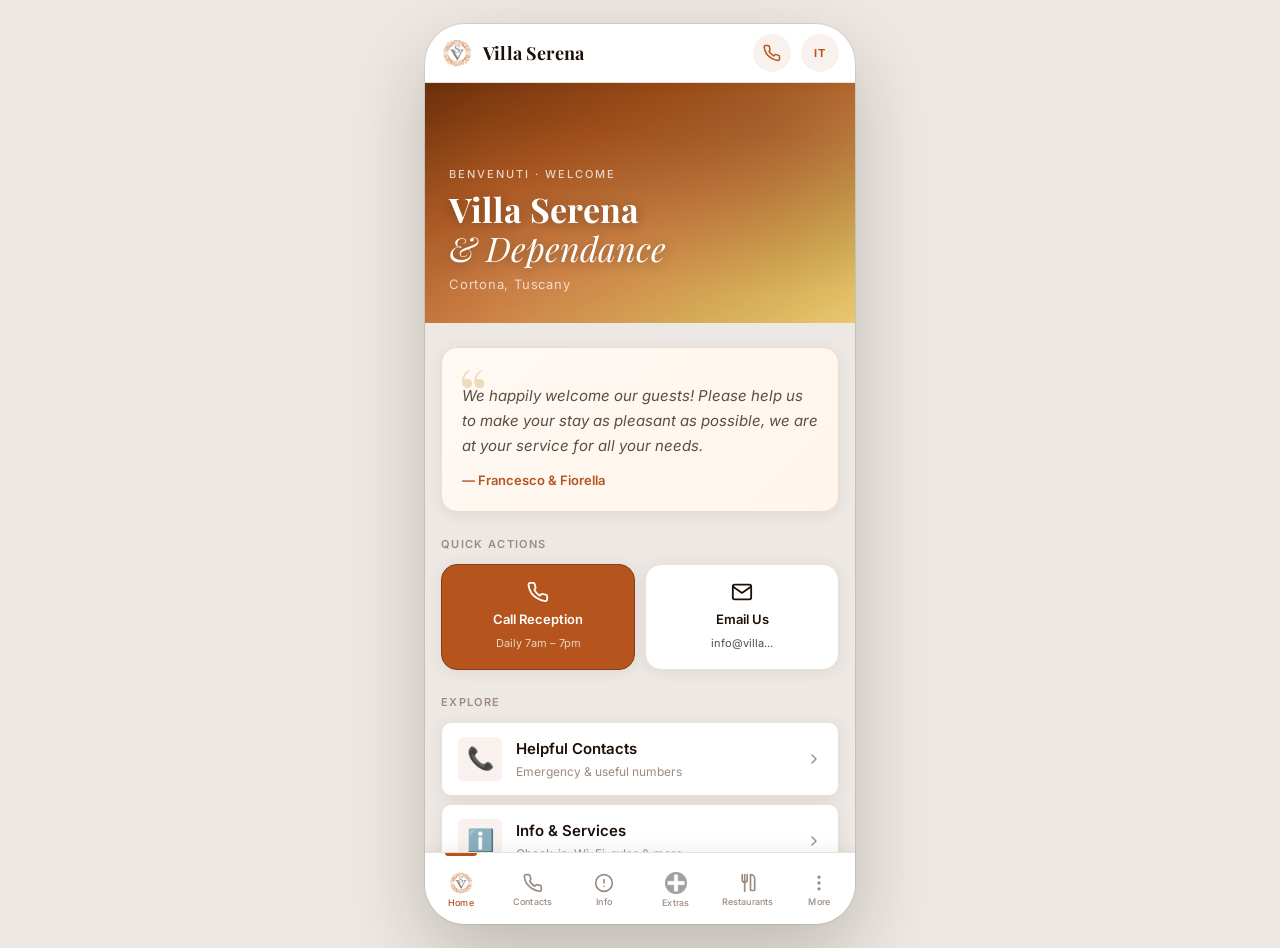
<file: index.html>
<!DOCTYPE html>
<html lang="en">
<head>
  <meta charset="UTF-8">
  <meta name="viewport" content="width=device-width, initial-scale=1.0, maximum-scale=1.0, user-scalable=no">
  <meta name="apple-mobile-web-app-capable" content="yes">
  <meta name="apple-mobile-web-app-status-bar-style" content="default">
  <meta name="theme-color" content="#FDFAF6">
  <link rel="icon" type="image/png" href="IMMAGINI/VS-FAVICON.PNG">
  <link rel="manifest" href="/manifest.json">
  <link rel="apple-touch-icon" href="/IMMAGINI/VS-FAVICON.PNG">
  <meta name="mobile-web-app-capable" content="yes">
  <meta name="description" content="Villa Serena & Dependance – Guest Information Guide, Cortona, Tuscany">
  <meta property="og:type" content="website">
  <meta property="og:site_name" content="Villa Serena Cortona">
  <meta property="og:title" content="Villa Serena &amp; Dependance — Guest Guide">
  <meta property="og:description" content="Your complete arrival guide for Villa Serena &amp; Dependance, Cortona, Tuscany.">
  <meta property="og:image" content="https://info.villaserenacortona.com/IMMAGINI/SERENA-ENTRATA.png">
  <meta property="og:url" content="https://info.villaserenacortona.com/">
  <title>Villa Serena Cortona</title>
  <link rel="stylesheet" href="style.css?v=20260403b">
</head>
<body>

<div id="app">

  <!-- ════════════════ HEADER ════════════════ -->
  <header id="header">
    <div class="header-inner">
      <div class="header-logo" id="header-logo">
        <img src="IMMAGINI/VS-FAVICON.PNG" class="header-tab-icon-img">
      </div>
      <h1 id="page-title">Villa Serena</h1>
      <a href="tel:+390575612531" class="header-call-btn" aria-label="Call reception">
        <svg viewBox="0 0 24 24" fill="none" stroke="currentColor" stroke-width="2" stroke-linecap="round" stroke-linejoin="round">
          <path d="M22 16.92v3a2 2 0 0 1-2.18 2 19.79 19.79 0 0 1-8.63-3.07A19.5 19.5 0 0 1 4.69 13a19.79 19.79 0 0 1-3.07-8.67A2 2 0 0 1 3.54 2h3a2 2 0 0 1 2 1.72c.127.96.361 1.903.7 2.81a2 2 0 0 1-.45 2.11L8.09 9.91a16 16 0 0 0 6 6l1.27-1.27a2 2 0 0 1 2.11-.45c.907.339 1.85.573 2.81.7A2 2 0 0 1 22 16.92z"/>
        </svg>
      </a>
      <button class="lang-btn" id="lang-toggle" onclick="toggleLang()" aria-label="Switch language">IT</button>
    </div>
  </header>

  <!-- ════════════════ MAIN ════════════════ -->
  <main id="main">

    <!-- ── TAB: HOME ──────────────────────────── -->
    <section class="tab-panel active" id="tab-home" data-title="Villa Serena" data-i18n-title="title_home">

      <div class="hero">
        <div class="hero-bg"></div>
        <div class="hero-content">
          <p class="hero-eyebrow" data-i18n="home_eyebrow">Benvenuti · Welcome</p>
          <h2 class="hero-title">Villa Serena<br><em>&amp; Dependance</em></h2>
          <p class="hero-subtitle" data-i18n="home_subtitle">Cortona, Tuscany</p>
        </div>
      </div>

      <div class="section-body">

        <div class="welcome-card card">
          <p class="welcome-quote" data-i18n="home_quote">We happily welcome our guests! Please help us to make your stay as pleasant as possible, we are at your service for all your needs.</p>
          <p class="welcome-team" data-i18n="home_team">— Francesco &amp; Fiorella</p>
        </div>

        <h3 class="section-label" data-i18n="home_s_quick">Quick Actions</h3>
        <div class="quick-actions">
          <a href="tel:+390575612531" class="quick-action primary">
            <svg viewBox="0 0 24 24" fill="none" stroke="currentColor" stroke-width="2" stroke-linecap="round" stroke-linejoin="round">
              <path d="M22 16.92v3a2 2 0 0 1-2.18 2 19.79 19.79 0 0 1-8.63-3.07A19.5 19.5 0 0 1 4.69 13a19.79 19.79 0 0 1-3.07-8.67A2 2 0 0 1 3.54 2h3a2 2 0 0 1 2 1.72c.127.96.361 1.903.7 2.81a2 2 0 0 1-.45 2.11L8.09 9.91a16 16 0 0 0 6 6l1.27-1.27a2 2 0 0 1 2.11-.45c.907.339 1.85.573 2.81.7A2 2 0 0 1 22 16.92z"/>
            </svg>
            <span data-i18n="home_call">Call Reception</span>
            <small data-i18n="home_call_small">Daily 7am – 7pm</small>
          </a>
          <a href="mailto:info@villaserenacortona.com" class="quick-action">
            <svg viewBox="0 0 24 24" fill="none" stroke="currentColor" stroke-width="2" stroke-linecap="round" stroke-linejoin="round">
              <path d="M4 4h16c1.1 0 2 .9 2 2v12c0 1.1-.9 2-2 2H4c-1.1 0-2-.9-2-2V6c0-1.1.9-2 2-2z"/>
              <polyline points="22,6 12,13 2,6"/>
            </svg>
            <span data-i18n="home_email">Email Us</span>
            <small data-i18n="home_email_small">info@villa...</small>
          </a>
        </div>

        <h3 class="section-label" data-i18n="home_s_explore">Explore</h3>
        <div class="nav-cards">

          <div class="nav-card" onclick="switchTab('contacts')">
            <div class="nav-card-icon">📞</div>
            <div class="nav-card-text">
              <strong data-i18n="home_card_cont_t">Helpful Contacts</strong>
              <span data-i18n="home_card_cont_s">Emergency &amp; useful numbers</span>
            </div>
            <svg class="nav-card-arrow" viewBox="0 0 24 24" fill="none" stroke="currentColor" stroke-width="2" stroke-linecap="round" stroke-linejoin="round"><polyline points="9 18 15 12 9 6"/></svg>
          </div>

          <div class="nav-card" onclick="switchTab('info')">
            <div class="nav-card-icon">ℹ️</div>
            <div class="nav-card-text">
              <strong data-i18n="home_card_info_t">Info &amp; Services</strong>
              <span data-i18n="home_card_info_s">Check-in, Wi-Fi, rules &amp; more</span>
            </div>
            <svg class="nav-card-arrow" viewBox="0 0 24 24" fill="none" stroke="currentColor" stroke-width="2" stroke-linecap="round" stroke-linejoin="round"><polyline points="9 18 15 12 9 6"/></svg>
          </div>

          <div class="nav-card" onclick="switchTab('extras')">
            <div class="nav-card-icon">✨</div>
            <div class="nav-card-text">
              <strong data-i18n="home_card_extras_t">Extra Services</strong>
              <span data-i18n="home_card_extras_s">Experiences, tastings &amp; wellness</span>
            </div>
            <svg class="nav-card-arrow" viewBox="0 0 24 24" fill="none" stroke="currentColor" stroke-width="2" stroke-linecap="round" stroke-linejoin="round"><polyline points="9 18 15 12 9 6"/></svg>
          </div>

          <div class="nav-card" onclick="switchTab('restaurants')">
            <div class="nav-card-icon">🍽️</div>
            <div class="nav-card-text">
              <strong data-i18n="home_card_rest_t">Restaurants</strong>
              <span data-i18n="home_card_rest_s">30 restaurants in Cortona</span>
            </div>
            <svg class="nav-card-arrow" viewBox="0 0 24 24" fill="none" stroke="currentColor" stroke-width="2" stroke-linecap="round" stroke-linejoin="round"><polyline points="9 18 15 12 9 6"/></svg>
          </div>

          <div class="nav-card" onclick="switchTab('more')">
            <div class="nav-card-icon">✨</div>
            <div class="nav-card-text">
              <strong data-i18n="home_card_more_t">More</strong>
              <span data-i18n="home_card_more_s">Laundry, experiences &amp; social</span>
            </div>
            <svg class="nav-card-arrow" viewBox="0 0 24 24" fill="none" stroke="currentColor" stroke-width="2" stroke-linecap="round" stroke-linejoin="round"><polyline points="9 18 15 12 9 6"/></svg>
          </div>

        </div>

      </div>
    </section>

    <!-- ── TAB: INFO & SERVICES ───────────────── -->
    <section class="tab-panel" id="tab-info" data-title="Info &amp; Services" data-i18n-title="title_info">

      <div class="section-header">
        <h2 data-i18n="info_h2">Info &amp; Services</h2>
        <p data-i18n="info_sub">Everything you need for a comfortable stay</p>
      </div>

      <div class="section-body">

        <h3 class="section-label" data-i18n="s_ci_co">Check-in &amp; Check-out</h3>
        <div class="info-card">
          <div class="info-item">
            <div class="info-icon green">🏠</div>
            <div class="info-text">
              <strong data-i18n="info_ci_strong">Check-in</strong>
              <p data-i18n-html="info_ci_p">From <b>3:00 pm</b> to <b>7:00 pm</b></p>
              <span class="badge badge-green" data-i18n="info_ci_badge">Early check-in on request</span>
            </div>
          </div>
          <div class="info-item">
            <div class="info-icon red">🚪</div>
            <div class="info-text">
              <strong data-i18n="info_co_strong">Check-out</strong>
              <p data-i18n-html="info_co_p">By <b>10:00 am</b></p>
              <span class="badge badge-gold" data-i18n="info_co_badge">Late checkout until 6pm available (fee applies)</span>
            </div>
          </div>
          <div class="info-item">
            <div class="info-icon">🧾</div>
            <div class="info-text">
              <strong data-i18n="info_early_strong">Early Departures</strong>
              <p data-i18n="info_early_p">If departing before 7am, please settle your bill by 4pm the day before.</p>
            </div>
          </div>
        </div>

        <h3 class="section-label" data-i18n="s_amenities">Amenities</h3>
        <div class="info-card">
          <div class="info-item">
            <div class="info-icon green">📶</div>
            <div class="info-text">
              <strong data-i18n="info_wifi_strong">Free Wi-Fi</strong>
              <p data-i18n="info_wifi_p">Available throughout the property — no password required.</p>
              <span class="badge badge-green" data-i18n="info_wifi_badge">No password needed</span>
            </div>
          </div>
          <div class="info-item">
            <div class="info-icon">💧</div>
            <div class="info-text">
              <strong data-i18n="info_water_strong">Tap Water</strong>
              <p data-i18n="info_water_p">Water comes from a well and is sterilized. Suitable for cooking. We recommend bottled water for drinking.</p>
              <p class="mt-4" data-i18n-html="info_water_p2">Complimentary water in the fridge. Additional bottles <b>€2.00</b> each.</p>
            </div>
          </div>
        </div>

        <h3 class="section-label" data-i18n="s_rules">House Rules</h3>
        <div class="info-card">
          <div class="info-item">
            <div class="info-icon red">🚬</div>
            <div class="info-text">
              <strong data-i18n="info_smoke_strong">No Smoking Indoors</strong>
              <p data-i18n="info_smoke_p">Smoking is strictly prohibited inside. Ashtrays are available in designated outdoor areas.</p>
              <span class="badge badge-red" data-i18n="info_smoke_badge">Indoor smoking prohibited</span>
            </div>
          </div>
          <div class="info-item">
            <div class="info-icon green">🐾</div>
            <div class="info-text">
              <strong data-i18n="info_pets_strong">Pets Welcome</strong>
              <p data-i18n-html="info_pets_p">Pets are welcome at an additional charge of <b>€10.00 per night</b>.</p>
              <p class="mt-4" data-i18n-html="info_pets_p2">Pets are allowed at the pool on a leash but <b>not in the water</b>.</p>
              <span class="badge badge-green" data-i18n="info_pets_badge">Pets welcome · €10/night</span>
            </div>
          </div>
        </div>

        <h3 class="section-label" data-i18n="s_promise">Our Promise</h3>
        <div class="highlight-box">
          <p data-i18n-html="info_promise_p">Our staff is ready to assist you throughout your stay. Our goal is to provide you with an <b>unforgettable experience</b> in the heart of Tuscany. Do not hesitate to ask for anything!</p>
        </div>

      </div>
    </section>

    <!-- ── TAB: EXTRA SERVICES ─────────────────── -->
    <section class="tab-panel" id="tab-extras" data-title="Extra Services" data-i18n-title="title_extras">

      <div class="section-header">
        <h2 data-i18n="extras_h2">Extra Services</h2>
        <p data-i18n="extras_sub">Enhance your stay with exclusive experiences</p>
      </div>

      <div class="section-body">

        <div class="extras-intro-box">
          <img src="IMMAGINI/ADDEXTRA.png" class="extras-logo" alt="AddExtra">
          <p class="has-text-align-center">As a hospitality company, we offer authentic experiences in Tuscany:<br>tours, tastings, courses, and activities with selected local operators, through our partner <span class="notranslate"><strong><mark style="background-color:rgba(0, 0, 0, 0)" class="has-inline-color has-dark-blue-color"> Add</mark> <mark style="background-color:rgba(0, 0, 0, 0)" class="has-inline-color has-gold-color">Extra</mark> <mark style="background-color:rgba(0, 0, 0, 0)" class="has-inline-color has-dark-blue-color">Services</mark>.</strong></span></p>
          <a href="https://www.addextra.services/it?ref=NYGCJ7HQ" target="_blank" class="extras-cta-btn">Scopri Esperienze</a>
        </div>


      </div>
    </section>

    <!-- ── TAB: RESTAURANTS ───────────────────── -->
    <section class="tab-panel" id="tab-restaurants" data-title="Restaurants" data-i18n-title="title_restaurants">

      <div class="section-header">
        <h2 data-i18n="rest_h2">Restaurants</h2>
        <p data-i18n="rest_sub">Our favourite spots in Cortona</p>
      </div>

      <div class="search-wrap">
        <div class="search-box">
          <svg viewBox="0 0 24 24" fill="none" stroke="currentColor" stroke-width="2" stroke-linecap="round" stroke-linejoin="round">
            <circle cx="11" cy="11" r="8"/><line x1="21" y1="21" x2="16.65" y2="16.65"/>
          </svg>
          <input type="search" id="restaurant-search" placeholder="Search restaurants…" data-i18n-ph="search_ph" autocomplete="off" autocorrect="off" spellcheck="false">
        </div>
      </div>

      <p class="restaurant-count" id="restaurant-count">30 restaurants</p>

      <div class="restaurant-list" id="restaurant-list">

        <div class="restaurant-card" data-name="ad braceria">
          <div class="restaurant-initial">A</div>
          <div class="restaurant-info"><strong>AD Braceria</strong><span>+39 0575 638185</span></div>
          <a href="tel:+390575638185" class="call-btn"><svg viewBox="0 0 24 24" fill="none" stroke="currentColor" stroke-width="2.5"><path d="M22 16.92v3a2 2 0 0 1-2.18 2 19.79 19.79 0 0 1-8.63-3.07A19.5 19.5 0 0 1 4.69 13a19.79 19.79 0 0 1-3.07-8.67A2 2 0 0 1 3.54 2h3a2 2 0 0 1 2 1.72c.127.96.361 1.903.7 2.81a2 2 0 0 1-.45 2.11L8.09 9.91a16 16 0 0 0 6 6l1.27-1.27a2 2 0 0 1 2.11-.45c.907.339 1.85.573 2.81.7A2 2 0 0 1 22 16.92z"/></svg><span data-i18n="call_btn">Call</span></a>
        </div>

        <div class="restaurant-card" data-name="al tocco">
          <div class="restaurant-initial">A</div>
          <div class="restaurant-info"><strong>Al Tocco</strong><span>+39 333 502 1605</span></div>
          <a href="tel:+393335021605" class="call-btn"><svg viewBox="0 0 24 24" fill="none" stroke="currentColor" stroke-width="2.5"><path d="M22 16.92v3a2 2 0 0 1-2.18 2 19.79 19.79 0 0 1-8.63-3.07A19.5 19.5 0 0 1 4.69 13a19.79 19.79 0 0 1-3.07-8.67A2 2 0 0 1 3.54 2h3a2 2 0 0 1 2 1.72c.127.96.361 1.903.7 2.81a2 2 0 0 1-.45 2.11L8.09 9.91a16 16 0 0 0 6 6l1.27-1.27a2 2 0 0 1 2.11-.45c.907.339 1.85.573 2.81.7A2 2 0 0 1 22 16.92z"/></svg><span data-i18n="call_btn">Call</span></a>
        </div>

        <div class="restaurant-card" data-name="ambrosia">
          <div class="restaurant-initial">A</div>
          <div class="restaurant-info"><strong>Ambrosia</strong><span>+39 0575 604715</span></div>
          <a href="tel:+390575604715" class="call-btn"><svg viewBox="0 0 24 24" fill="none" stroke="currentColor" stroke-width="2.5"><path d="M22 16.92v3a2 2 0 0 1-2.18 2 19.79 19.79 0 0 1-8.63-3.07A19.5 19.5 0 0 1 4.69 13a19.79 19.79 0 0 1-3.07-8.67A2 2 0 0 1 3.54 2h3a2 2 0 0 1 2 1.72c.127.96.361 1.903.7 2.81a2 2 0 0 1-.45 2.11L8.09 9.91a16 16 0 0 0 6 6l1.27-1.27a2 2 0 0 1 2.11-.45c.907.339 1.85.573 2.81.7A2 2 0 0 1 22 16.92z"/></svg><span data-i18n="call_btn">Call</span></a>
        </div>

        <div class="restaurant-card" data-name="antica trattoria">
          <div class="restaurant-initial">A</div>
          <div class="restaurant-info"><strong>Antica Trattoria</strong><span>+39 0575 631191</span></div>
          <a href="tel:+390575631191" class="call-btn"><svg viewBox="0 0 24 24" fill="none" stroke="currentColor" stroke-width="2.5"><path d="M22 16.92v3a2 2 0 0 1-2.18 2 19.79 19.79 0 0 1-8.63-3.07A19.5 19.5 0 0 1 4.69 13a19.79 19.79 0 0 1-3.07-8.67A2 2 0 0 1 3.54 2h3a2 2 0 0 1 2 1.72c.127.96.361 1.903.7 2.81a2 2 0 0 1-.45 2.11L8.09 9.91a16 16 0 0 0 6 6l1.27-1.27a2 2 0 0 1 2.11-.45c.907.339 1.85.573 2.81.7A2 2 0 0 1 22 16.92z"/></svg><span data-i18n="call_btn">Call</span></a>
        </div>

        <div class="restaurant-card" data-name="beerbone art burger">
          <div class="restaurant-initial">B</div>
          <div class="restaurant-info"><strong>Beerbone Art Burger</strong><span>+39 0575 601790</span></div>
          <a href="tel:+390575601790" class="call-btn"><svg viewBox="0 0 24 24" fill="none" stroke="currentColor" stroke-width="2.5"><path d="M22 16.92v3a2 2 0 0 1-2.18 2 19.79 19.79 0 0 1-8.63-3.07A19.5 19.5 0 0 1 4.69 13a19.79 19.79 0 0 1-3.07-8.67A2 2 0 0 1 3.54 2h3a2 2 0 0 1 2 1.72c.127.96.361 1.903.7 2.81a2 2 0 0 1-.45 2.11L8.09 9.91a16 16 0 0 0 6 6l1.27-1.27a2 2 0 0 1 2.11-.45c.907.339 1.85.573 2.81.7A2 2 0 0 1 22 16.92z"/></svg><span data-i18n="call_btn">Call</span></a>
        </div>

        <div class="restaurant-card" data-name="birrificio cortonese">
          <div class="restaurant-initial">B</div>
          <div class="restaurant-info"><strong>Birrificio Cortonese</strong><span>+39 0575 613828</span></div>
          <a href="tel:+390575613828" class="call-btn"><svg viewBox="0 0 24 24" fill="none" stroke="currentColor" stroke-width="2.5"><path d="M22 16.92v3a2 2 0 0 1-2.18 2 19.79 19.79 0 0 1-8.63-3.07A19.5 19.5 0 0 1 4.69 13a19.79 19.79 0 0 1-3.07-8.67A2 2 0 0 1 3.54 2h3a2 2 0 0 1 2 1.72c.127.96.361 1.903.7 2.81a2 2 0 0 1-.45 2.11L8.09 9.91a16 16 0 0 0 6 6l1.27-1.27a2 2 0 0 1 2.11-.45c.907.339 1.85.573 2.81.7A2 2 0 0 1 22 16.92z"/></svg><span data-i18n="call_btn">Call</span></a>
        </div>

        <div class="restaurant-card" data-name="caffè del teatro caffe del teatro">
          <div class="restaurant-initial">C</div>
          <div class="restaurant-info"><strong>Caffè del Teatro</strong><span>+39 340 922 6458</span></div>
          <a href="tel:+393409226458" class="call-btn"><svg viewBox="0 0 24 24" fill="none" stroke="currentColor" stroke-width="2.5"><path d="M22 16.92v3a2 2 0 0 1-2.18 2 19.79 19.79 0 0 1-8.63-3.07A19.5 19.5 0 0 1 4.69 13a19.79 19.79 0 0 1-3.07-8.67A2 2 0 0 1 3.54 2h3a2 2 0 0 1 2 1.72c.127.96.361 1.903.7 2.81a2 2 0 0 1-.45 2.11L8.09 9.91a16 16 0 0 0 6 6l1.27-1.27a2 2 0 0 1 2.11-.45c.907.339 1.85.573 2.81.7A2 2 0 0 1 22 16.92z"/></svg><span data-i18n="call_btn">Call</span></a>
        </div>

        <div class="restaurant-card" data-name="cortona bistrot">
          <div class="restaurant-initial">C</div>
          <div class="restaurant-info"><strong>Cortona Bistrot</strong><span>+39 0575 62957</span></div>
          <a href="tel:+39057562957" class="call-btn"><svg viewBox="0 0 24 24" fill="none" stroke="currentColor" stroke-width="2.5"><path d="M22 16.92v3a2 2 0 0 1-2.18 2 19.79 19.79 0 0 1-8.63-3.07A19.5 19.5 0 0 1 4.69 13a19.79 19.79 0 0 1-3.07-8.67A2 2 0 0 1 3.54 2h3a2 2 0 0 1 2 1.72c.127.96.361 1.903.7 2.81a2 2 0 0 1-.45 2.11L8.09 9.91a16 16 0 0 0 6 6l1.27-1.27a2 2 0 0 1 2.11-.45c.907.339 1.85.573 2.81.7A2 2 0 0 1 22 16.92z"/></svg><span data-i18n="call_btn">Call</span></a>
        </div>

        <div class="restaurant-card" data-name="croce del travaglio">
          <div class="restaurant-initial">C</div>
          <div class="restaurant-info"><strong>Croce del Travaglio</strong><span>+39 0575 62832</span></div>
          <a href="tel:+39057562832" class="call-btn"><svg viewBox="0 0 24 24" fill="none" stroke="currentColor" stroke-width="2.5"><path d="M22 16.92v3a2 2 0 0 1-2.18 2 19.79 19.79 0 0 1-8.63-3.07A19.5 19.5 0 0 1 4.69 13a19.79 19.79 0 0 1-3.07-8.67A2 2 0 0 1 3.54 2h3a2 2 0 0 1 2 1.72c.127.96.361 1.903.7 2.81a2 2 0 0 1-.45 2.11L8.09 9.91a16 16 0 0 0 6 6l1.27-1.27a2 2 0 0 1 2.11-.45c.907.339 1.85.573 2.81.7A2 2 0 0 1 22 16.92z"/></svg><span data-i18n="call_btn">Call</span></a>
        </div>

        <div class="restaurant-card" data-name="enoteca il caciobrillo">
          <div class="restaurant-initial">E</div>
          <div class="restaurant-info"><strong>Enoteca il Caciobrillo</strong><span>+39 0575 62555</span></div>
          <a href="tel:+39057562555" class="call-btn"><svg viewBox="0 0 24 24" fill="none" stroke="currentColor" stroke-width="2.5"><path d="M22 16.92v3a2 2 0 0 1-2.18 2 19.79 19.79 0 0 1-8.63-3.07A19.5 19.5 0 0 1 4.69 13a19.79 19.79 0 0 1-3.07-8.67A2 2 0 0 1 3.54 2h3a2 2 0 0 1 2 1.72c.127.96.361 1.903.7 2.81a2 2 0 0 1-.45 2.11L8.09 9.91a16 16 0 0 0 6 6l1.27-1.27a2 2 0 0 1 2.11-.45c.907.339 1.85.573 2.81.7A2 2 0 0 1 22 16.92z"/></svg><span data-i18n="call_btn">Call</span></a>
        </div>

        <div class="restaurant-card" data-name="enoteca enotria">
          <div class="restaurant-initial">E</div>
          <div class="restaurant-info"><strong>Enoteca Enotria</strong><span>+39 0575 603595</span></div>
          <a href="tel:+390575603595" class="call-btn"><svg viewBox="0 0 24 24" fill="none" stroke="currentColor" stroke-width="2.5"><path d="M22 16.92v3a2 2 0 0 1-2.18 2 19.79 19.79 0 0 1-8.63-3.07A19.5 19.5 0 0 1 4.69 13a19.79 19.79 0 0 1-3.07-8.67A2 2 0 0 1 3.54 2h3a2 2 0 0 1 2 1.72c.127.96.361 1.903.7 2.81a2 2 0 0 1-.45 2.11L8.09 9.91a16 16 0 0 0 6 6l1.27-1.27a2 2 0 0 1 2.11-.45c.907.339 1.85.573 2.81.7A2 2 0 0 1 22 16.92z"/></svg><span data-i18n="call_btn">Call</span></a>
        </div>

        <div class="restaurant-card" data-name="fufluns">
          <div class="restaurant-initial">F</div>
          <div class="restaurant-info"><strong>Fufluns</strong><span>+39 0575 604140</span></div>
          <a href="tel:+390575604140" class="call-btn"><svg viewBox="0 0 24 24" fill="none" stroke="currentColor" stroke-width="2.5"><path d="M22 16.92v3a2 2 0 0 1-2.18 2 19.79 19.79 0 0 1-8.63-3.07A19.5 19.5 0 0 1 4.69 13a19.79 19.79 0 0 1-3.07-8.67A2 2 0 0 1 3.54 2h3a2 2 0 0 1 2 1.72c.127.96.361 1.903.7 2.81a2 2 0 0 1-.45 2.11L8.09 9.91a16 16 0 0 0 6 6l1.27-1.27a2 2 0 0 1 2.11-.45c.907.339 1.85.573 2.81.7A2 2 0 0 1 22 16.92z"/></svg><span data-i18n="call_btn">Call</span></a>
        </div>

        <div class="restaurant-card" data-name="la bucaccia">
          <div class="restaurant-initial">L</div>
          <div class="restaurant-info"><strong>La Bucaccia</strong><span>+39 0575 606039</span></div>
          <a href="tel:+390575606039" class="call-btn"><svg viewBox="0 0 24 24" fill="none" stroke="currentColor" stroke-width="2.5"><path d="M22 16.92v3a2 2 0 0 1-2.18 2 19.79 19.79 0 0 1-8.63-3.07A19.5 19.5 0 0 1 4.69 13a19.79 19.79 0 0 1-3.07-8.67A2 2 0 0 1 3.54 2h3a2 2 0 0 1 2 1.72c.127.96.361 1.903.7 2.81a2 2 0 0 1-.45 2.11L8.09 9.91a16 16 0 0 0 6 6l1.27-1.27a2 2 0 0 1 2.11-.45c.907.339 1.85.573 2.81.7A2 2 0 0 1 22 16.92z"/></svg><span data-i18n="call_btn">Call</span></a>
        </div>

        <div class="restaurant-card" data-name="la fett'unta la fettunta">
          <div class="restaurant-initial">L</div>
          <div class="restaurant-info"><strong>La Fett'unta</strong><span>+39 0575 630582</span></div>
          <a href="tel:+390575630582" class="call-btn"><svg viewBox="0 0 24 24" fill="none" stroke="currentColor" stroke-width="2.5"><path d="M22 16.92v3a2 2 0 0 1-2.18 2 19.79 19.79 0 0 1-8.63-3.07A19.5 19.5 0 0 1 4.69 13a19.79 19.79 0 0 1-3.07-8.67A2 2 0 0 1 3.54 2h3a2 2 0 0 1 2 1.72c.127.96.361 1.903.7 2.81a2 2 0 0 1-.45 2.11L8.09 9.91a16 16 0 0 0 6 6l1.27-1.27a2 2 0 0 1 2.11-.45c.907.339 1.85.573 2.81.7A2 2 0 0 1 22 16.92z"/></svg><span data-i18n="call_btn">Call</span></a>
        </div>

        <div class="restaurant-card" data-name="la loggetta">
          <div class="restaurant-initial">L</div>
          <div class="restaurant-info"><strong>La Loggetta</strong><span>+39 0575 630575</span></div>
          <a href="tel:+390575630575" class="call-btn"><svg viewBox="0 0 24 24" fill="none" stroke="currentColor" stroke-width="2.5"><path d="M22 16.92v3a2 2 0 0 1-2.18 2 19.79 19.79 0 0 1-8.63-3.07A19.5 19.5 0 0 1 4.69 13a19.79 19.79 0 0 1-3.07-8.67A2 2 0 0 1 3.54 2h3a2 2 0 0 1 2 1.72c.127.96.361 1.903.7 2.81a2 2 0 0 1-.45 2.11L8.09 9.91a16 16 0 0 0 6 6l1.27-1.27a2 2 0 0 1 2.11-.45c.907.339 1.85.573 2.81.7A2 2 0 0 1 22 16.92z"/></svg><span data-i18n="call_btn">Call</span></a>
        </div>

        <div class="restaurant-card" data-name="locanda al pozzo antico dolce maria">
          <div class="restaurant-initial">L</div>
          <div class="restaurant-info"><strong>Locanda al Pozzo Antico</strong><span>+39 0575 62091</span></div>
          <a href="tel:+39057562091" class="call-btn"><svg viewBox="0 0 24 24" fill="none" stroke="currentColor" stroke-width="2.5"><path d="M22 16.92v3a2 2 0 0 1-2.18 2 19.79 19.79 0 0 1-8.63-3.07A19.5 19.5 0 0 1 4.69 13a19.79 19.79 0 0 1-3.07-8.67A2 2 0 0 1 3.54 2h3a2 2 0 0 1 2 1.72c.127.96.361 1.903.7 2.81a2 2 0 0 1-.45 2.11L8.09 9.91a16 16 0 0 0 6 6l1.27-1.27a2 2 0 0 1 2.11-.45c.907.339 1.85.573 2.81.7A2 2 0 0 1 22 16.92z"/></svg><span data-i18n="call_btn">Call</span></a>
        </div>

        <div class="restaurant-card" data-name="l'ortino l ortino ortino">
          <div class="restaurant-initial">L</div>
          <div class="restaurant-info"><strong>L'Ortino</strong><span>+39 339 755 7663</span></div>
          <a href="tel:+393397557663" class="call-btn"><svg viewBox="0 0 24 24" fill="none" stroke="currentColor" stroke-width="2.5"><path d="M22 16.92v3a2 2 0 0 1-2.18 2 19.79 19.79 0 0 1-8.63-3.07A19.5 19.5 0 0 1 4.69 13a19.79 19.79 0 0 1-3.07-8.67A2 2 0 0 1 3.54 2h3a2 2 0 0 1 2 1.72c.127.96.361 1.903.7 2.81a2 2 0 0 1-.45 2.11L8.09 9.91a16 16 0 0 0 6 6l1.27-1.27a2 2 0 0 1 2.11-.45c.907.339 1.85.573 2.81.7A2 2 0 0 1 22 16.92z"/></svg><span data-i18n="call_btn">Call</span></a>
        </div>

        <div class="restaurant-card" data-name="le rughe di cortona">
          <div class="restaurant-initial">L</div>
          <div class="restaurant-info"><strong>Le Rughe di Cortona</strong><span>+39 0575 604715</span></div>
          <a href="tel:+390575604715" class="call-btn"><svg viewBox="0 0 24 24" fill="none" stroke="currentColor" stroke-width="2.5"><path d="M22 16.92v3a2 2 0 0 1-2.18 2 19.79 19.79 0 0 1-8.63-3.07A19.5 19.5 0 0 1 4.69 13a19.79 19.79 0 0 1-3.07-8.67A2 2 0 0 1 3.54 2h3a2 2 0 0 1 2 1.72c.127.96.361 1.903.7 2.81a2 2 0 0 1-.45 2.11L8.09 9.91a16 16 0 0 0 6 6l1.27-1.27a2 2 0 0 1 2.11-.45c.907.339 1.85.573 2.81.7A2 2 0 0 1 22 16.92z"/></svg><span data-i18n="call_btn">Call</span></a>
        </div>

        <div class="restaurant-card" data-name="nessun dorma">
          <div class="restaurant-initial">N</div>
          <div class="restaurant-info"><strong>Nessun Dorma</strong><span>+39 0575 2038</span></div>
          <a href="tel:+3905752038" class="call-btn"><svg viewBox="0 0 24 24" fill="none" stroke="currentColor" stroke-width="2.5"><path d="M22 16.92v3a2 2 0 0 1-2.18 2 19.79 19.79 0 0 1-8.63-3.07A19.5 19.5 0 0 1 4.69 13a19.79 19.79 0 0 1-3.07-8.67A2 2 0 0 1 3.54 2h3a2 2 0 0 1 2 1.72c.127.96.361 1.903.7 2.81a2 2 0 0 1-.45 2.11L8.09 9.91a16 16 0 0 0 6 6l1.27-1.27a2 2 0 0 1 2.11-.45c.907.339 1.85.573 2.81.7A2 2 0 0 1 22 16.92z"/></svg><span data-i18n="call_btn">Call</span></a>
        </div>

        <div class="restaurant-card" data-name="osteria del teatro">
          <div class="restaurant-initial">O</div>
          <div class="restaurant-info"><strong>Osteria del Teatro</strong><span>+39 0575 630556</span></div>
          <a href="tel:+390575630556" class="call-btn"><svg viewBox="0 0 24 24" fill="none" stroke="currentColor" stroke-width="2.5"><path d="M22 16.92v3a2 2 0 0 1-2.18 2 19.79 19.79 0 0 1-8.63-3.07A19.5 19.5 0 0 1 4.69 13a19.79 19.79 0 0 1-3.07-8.67A2 2 0 0 1 3.54 2h3a2 2 0 0 1 2 1.72c.127.96.361 1.903.7 2.81a2 2 0 0 1-.45 2.11L8.09 9.91a16 16 0 0 0 6 6l1.27-1.27a2 2 0 0 1 2.11-.45c.907.339 1.85.573 2.81.7A2 2 0 0 1 22 16.92z"/></svg><span data-i18n="call_btn">Call</span></a>
        </div>

        <div class="restaurant-card" data-name="preludio">
          <div class="restaurant-initial">P</div>
          <div class="restaurant-info"><strong>Preludio</strong><span>+39 0575 630104</span></div>
          <a href="tel:+390575630104" class="call-btn"><svg viewBox="0 0 24 24" fill="none" stroke="currentColor" stroke-width="2.5"><path d="M22 16.92v3a2 2 0 0 1-2.18 2 19.79 19.79 0 0 1-8.63-3.07A19.5 19.5 0 0 1 4.69 13a19.79 19.79 0 0 1-3.07-8.67A2 2 0 0 1 3.54 2h3a2 2 0 0 1 2 1.72c.127.96.361 1.903.7 2.81a2 2 0 0 1-.45 2.11L8.09 9.91a16 16 0 0 0 6 6l1.27-1.27a2 2 0 0 1 2.11-.45c.907.339 1.85.573 2.81.7A2 2 0 0 1 22 16.92z"/></svg><span data-i18n="call_btn">Call</span></a>
        </div>

        <div class="restaurant-card" data-name="quanto basta">
          <div class="restaurant-initial">Q</div>
          <div class="restaurant-info"><strong>Quanto Basta</strong><span>+39 0575 494512</span></div>
          <a href="tel:+390575494512" class="call-btn"><svg viewBox="0 0 24 24" fill="none" stroke="currentColor" stroke-width="2.5"><path d="M22 16.92v3a2 2 0 0 1-2.18 2 19.79 19.79 0 0 1-8.63-3.07A19.5 19.5 0 0 1 4.69 13a19.79 19.79 0 0 1-3.07-8.67A2 2 0 0 1 3.54 2h3a2 2 0 0 1 2 1.72c.127.96.361 1.903.7 2.81a2 2 0 0 1-.45 2.11L8.09 9.91a16 16 0 0 0 6 6l1.27-1.27a2 2 0 0 1 2.11-.45c.907.339 1.85.573 2.81.7A2 2 0 0 1 22 16.92z"/></svg><span data-i18n="call_btn">Call</span></a>
        </div>

        <div class="restaurant-card" data-name="sartu sartù">
          <div class="restaurant-initial">S</div>
          <div class="restaurant-info"><strong>Sartù</strong><span>+39 0575 601708</span></div>
          <a href="tel:+390575601708" class="call-btn"><svg viewBox="0 0 24 24" fill="none" stroke="currentColor" stroke-width="2.5"><path d="M22 16.92v3a2 2 0 0 1-2.18 2 19.79 19.79 0 0 1-8.63-3.07A19.5 19.5 0 0 1 4.69 13a19.79 19.79 0 0 1-3.07-8.67A2 2 0 0 1 3.54 2h3a2 2 0 0 1 2 1.72c.127.96.361 1.903.7 2.81a2 2 0 0 1-.45 2.11L8.09 9.91a16 16 0 0 0 6 6l1.27-1.27a2 2 0 0 1 2.11-.45c.907.339 1.85.573 2.81.7A2 2 0 0 1 22 16.92z"/></svg><span data-i18n="call_btn">Call</span></a>
        </div>

        <div class="restaurant-card" data-name="scara e beo">
          <div class="restaurant-initial">S</div>
          <div class="restaurant-info"><strong>Scara e Beo</strong><span>+39 0575 958046</span></div>
          <a href="tel:+390575958046" class="call-btn"><svg viewBox="0 0 24 24" fill="none" stroke="currentColor" stroke-width="2.5"><path d="M22 16.92v3a2 2 0 0 1-2.18 2 19.79 19.79 0 0 1-8.63-3.07A19.5 19.5 0 0 1 4.69 13a19.79 19.79 0 0 1-3.07-8.67A2 2 0 0 1 3.54 2h3a2 2 0 0 1 2 1.72c.127.96.361 1.903.7 2.81a2 2 0 0 1-.45 2.11L8.09 9.91a16 16 0 0 0 6 6l1.27-1.27a2 2 0 0 1 2.11-.45c.907.339 1.85.573 2.81.7A2 2 0 0 1 22 16.92z"/></svg><span data-i18n="call_btn">Call</span></a>
        </div>

        <div class="restaurant-card" data-name="taverna pane e vino">
          <div class="restaurant-initial">T</div>
          <div class="restaurant-info"><strong>Taverna Pane e Vino</strong><span>+39 0575 631010</span></div>
          <a href="tel:+390575631010" class="call-btn"><svg viewBox="0 0 24 24" fill="none" stroke="currentColor" stroke-width="2.5"><path d="M22 16.92v3a2 2 0 0 1-2.18 2 19.79 19.79 0 0 1-8.63-3.07A19.5 19.5 0 0 1 4.69 13a19.79 19.79 0 0 1-3.07-8.67A2 2 0 0 1 3.54 2h3a2 2 0 0 1 2 1.72c.127.96.361 1.903.7 2.81a2 2 0 0 1-.45 2.11L8.09 9.91a16 16 0 0 0 6 6l1.27-1.27a2 2 0 0 1 2.11-.45c.907.339 1.85.573 2.81.7A2 2 0 0 1 22 16.92z"/></svg><span data-i18n="call_btn">Call</span></a>
        </div>

        <div class="restaurant-card" data-name="tempero">
          <div class="restaurant-initial">T</div>
          <div class="restaurant-info"><strong>Tempero</strong><span>+39 0575 606064</span></div>
          <a href="tel:+390575606064" class="call-btn"><svg viewBox="0 0 24 24" fill="none" stroke="currentColor" stroke-width="2.5"><path d="M22 16.92v3a2 2 0 0 1-2.18 2 19.79 19.79 0 0 1-8.63-3.07A19.5 19.5 0 0 1 4.69 13a19.79 19.79 0 0 1-3.07-8.67A2 2 0 0 1 3.54 2h3a2 2 0 0 1 2 1.72c.127.96.361 1.903.7 2.81a2 2 0 0 1-.45 2.11L8.09 9.91a16 16 0 0 0 6 6l1.27-1.27a2 2 0 0 1 2.11-.45c.907.339 1.85.573 2.81.7A2 2 0 0 1 22 16.92z"/></svg><span data-i18n="call_btn">Call</span></a>
        </div>

        <div class="restaurant-card" data-name="tonino">
          <div class="restaurant-initial">T</div>
          <div class="restaurant-info"><strong>Tonino</strong><span>+39 0575 630500</span></div>
          <a href="tel:+390575630500" class="call-btn"><svg viewBox="0 0 24 24" fill="none" stroke="currentColor" stroke-width="2.5"><path d="M22 16.92v3a2 2 0 0 1-2.18 2 19.79 19.79 0 0 1-8.63-3.07A19.5 19.5 0 0 1 4.69 13a19.79 19.79 0 0 1-3.07-8.67A2 2 0 0 1 3.54 2h3a2 2 0 0 1 2 1.72c.127.96.361 1.903.7 2.81a2 2 0 0 1-.45 2.11L8.09 9.91a16 16 0 0 0 6 6l1.27-1.27a2 2 0 0 1 2.11-.45c.907.339 1.85.573 2.81.7A2 2 0 0 1 22 16.92z"/></svg><span data-i18n="call_btn">Call</span></a>
        </div>

        <div class="restaurant-card" data-name="trattoria dardano">
          <div class="restaurant-initial">T</div>
          <div class="restaurant-info"><strong>Trattoria Dardano</strong><span>+39 0575 601944</span></div>
          <a href="tel:+390575601944" class="call-btn"><svg viewBox="0 0 24 24" fill="none" stroke="currentColor" stroke-width="2.5"><path d="M22 16.92v3a2 2 0 0 1-2.18 2 19.79 19.79 0 0 1-8.63-3.07A19.5 19.5 0 0 1 4.69 13a19.79 19.79 0 0 1-3.07-8.67A2 2 0 0 1 3.54 2h3a2 2 0 0 1 2 1.72c.127.96.361 1.903.7 2.81a2 2 0 0 1-.45 2.11L8.09 9.91a16 16 0 0 0 6 6l1.27-1.27a2 2 0 0 1 2.11-.45c.907.339 1.85.573 2.81.7A2 2 0 0 1 22 16.92z"/></svg><span data-i18n="call_btn">Call</span></a>
        </div>

        <div class="restaurant-card" data-name="trattoria etrusca">
          <div class="restaurant-initial">T</div>
          <div class="restaurant-info"><strong>Trattoria Etrusca</strong><span>+39 0575 604088</span></div>
          <a href="tel:+390575604088" class="call-btn"><svg viewBox="0 0 24 24" fill="none" stroke="currentColor" stroke-width="2.5"><path d="M22 16.92v3a2 2 0 0 1-2.18 2 19.79 19.79 0 0 1-8.63-3.07A19.5 19.5 0 0 1 4.69 13a19.79 19.79 0 0 1-3.07-8.67A2 2 0 0 1 3.54 2h3a2 2 0 0 1 2 1.72c.127.96.361 1.903.7 2.81a2 2 0 0 1-.45 2.11L8.09 9.91a16 16 0 0 0 6 6l1.27-1.27a2 2 0 0 1 2.11-.45c.907.339 1.85.573 2.81.7A2 2 0 0 1 22 16.92z"/></svg><span data-i18n="call_btn">Call</span></a>
        </div>

        <div class="restaurant-card" data-name="trattoria toscana">
          <div class="restaurant-initial">T</div>
          <div class="restaurant-info"><strong>Trattoria Toscana</strong><span>+39 0575 604192</span></div>
          <a href="tel:+390575604192" class="call-btn"><svg viewBox="0 0 24 24" fill="none" stroke="currentColor" stroke-width="2.5"><path d="M22 16.92v3a2 2 0 0 1-2.18 2 19.79 19.79 0 0 1-8.63-3.07A19.5 19.5 0 0 1 4.69 13a19.79 19.79 0 0 1-3.07-8.67A2 2 0 0 1 3.54 2h3a2 2 0 0 1 2 1.72c.127.96.361 1.903.7 2.81a2 2 0 0 1-.45 2.11L8.09 9.91a16 16 0 0 0 6 6l1.27-1.27a2 2 0 0 1 2.11-.45c.907.339 1.85.573 2.81.7A2 2 0 0 1 22 16.92z"/></svg><span data-i18n="call_btn">Call</span></a>
        </div>

        <div id="no-results" class="no-results" style="display:none;" data-i18n="no_results">No restaurants found</div>

      </div>
    </section>

    <!-- ── TAB: CONTACTS ──────────────────────── -->
    <section class="tab-panel" id="tab-contacts" data-title="Helpful Contacts" data-i18n-title="title_contacts">

      <div class="section-header">
        <h2 data-i18n="cont_h2">Helpful Contacts</h2>
        <p data-i18n="cont_sub">All the numbers you might need</p>
      </div>

      <div class="section-body">

        <h3 class="section-label" data-i18n="s_vs">Villa Serena</h3>
        <div class="contact-card">
          <div class="contact-item">
            <div class="contact-icon primary">🏡</div>
            <div class="contact-text">
              <strong data-i18n="cont_recep">Reception</strong>
              <small data-i18n="cont_recep_small">Daily 7:00 am – 7:00 pm</small>
            </div>
            <a href="tel:+390575612531" class="call-btn">
              <svg viewBox="0 0 24 24" fill="none" stroke="currentColor" stroke-width="2.5" stroke-linecap="round"><path d="M22 16.92v3a2 2 0 0 1-2.18 2 19.79 19.79 0 0 1-8.63-3.07A19.5 19.5 0 0 1 4.69 13a19.79 19.79 0 0 1-3.07-8.67A2 2 0 0 1 3.54 2h3a2 2 0 0 1 2 1.72c.127.96.361 1.903.7 2.81a2 2 0 0 1-.45 2.11L8.09 9.91a16 16 0 0 0 6 6l1.27-1.27a2 2 0 0 1 2.11-.45c.907.339 1.85.573 2.81.7A2 2 0 0 1 22 16.92z"/></svg>
              <span data-i18n="call_btn">Call</span>
            </a>
          </div>
        </div>

        <h3 class="section-label section-label-emerg" data-i18n="s_owners">🚨 Owners — Emergencies Only</h3>
        <div class="contact-card">
          <p class="owners-warning-text" data-i18n="owners_warning">Call these numbers only for real emergencies outside reception hours (7am–7pm). Do not call for non-urgent matters.</p>
          <div class="contact-item">
            <div class="contact-icon gold">👨‍💼</div>
            <div class="contact-text">
              <strong data-i18n="cont_franc">Mr. Francesco</strong>
              <small data-i18n="cont_outside">Outside reception hours</small>
            </div>
            <span class="emergency-dot"></span>
            <a href="tel:+393921551115" class="call-btn secondary">
              <svg viewBox="0 0 24 24" fill="none" stroke="currentColor" stroke-width="2.5" stroke-linecap="round"><path d="M22 16.92v3a2 2 0 0 1-2.18 2 19.79 19.79 0 0 1-8.63-3.07A19.5 19.5 0 0 1 4.69 13a19.79 19.79 0 0 1-3.07-8.67A2 2 0 0 1 3.54 2h3a2 2 0 0 1 2 1.72c.127.96.361 1.903.7 2.81a2 2 0 0 1-.45 2.11L8.09 9.91a16 16 0 0 0 6 6l1.27-1.27a2 2 0 0 1 2.11-.45c.907.339 1.85.573 2.81.7A2 2 0 0 1 22 16.92z"/></svg>
              <span data-i18n="call_btn">Call</span>
            </a>
          </div>
          <div class="contact-item">
            <div class="contact-icon gold">👩‍💼</div>
            <div class="contact-text">
              <strong data-i18n="cont_fior">Mrs. Fiorella</strong>
              <small data-i18n="cont_outside">Outside reception hours</small>
            </div>
            <span class="emergency-dot"></span>
            <a href="tel:+393477943481" class="call-btn secondary">
              <svg viewBox="0 0 24 24" fill="none" stroke="currentColor" stroke-width="2.5" stroke-linecap="round"><path d="M22 16.92v3a2 2 0 0 1-2.18 2 19.79 19.79 0 0 1-8.63-3.07A19.5 19.5 0 0 1 4.69 13a19.79 19.79 0 0 1-3.07-8.67A2 2 0 0 1 3.54 2h3a2 2 0 0 1 2 1.72c.127.96.361 1.903.7 2.81a2 2 0 0 1-.45 2.11L8.09 9.91a16 16 0 0 0 6 6l1.27-1.27a2 2 0 0 1 2.11-.45c.907.339 1.85.573 2.81.7A2 2 0 0 1 22 16.92z"/></svg>
              <span data-i18n="call_btn">Call</span>
            </a>
          </div>
          <div class="contact-item">
            <div class="contact-icon gold">👨‍💼</div>
            <div class="contact-text">
              <strong data-i18n="cont_aless">Sig. Alessandro</strong>
              <small data-i18n="cont_outside">Outside reception hours</small>
            </div>
            <span class="emergency-dot"></span>
            <a href="tel:+393952739394" class="call-btn secondary">
              <svg viewBox="0 0 24 24" fill="none" stroke="currentColor" stroke-width="2.5" stroke-linecap="round"><path d="M22 16.92v3a2 2 0 0 1-2.18 2 19.79 19.79 0 0 1-8.63-3.07A19.5 19.5 0 0 1 4.69 13a19.79 19.79 0 0 1-3.07-8.67A2 2 0 0 1 3.54 2h3a2 2 0 0 1 2 1.72c.127.96.361 1.903.7 2.81a2 2 0 0 1-.45 2.11L8.09 9.91a16 16 0 0 0 6 6l1.27-1.27a2 2 0 0 1 2.11-.45c.907.339 1.85.573 2.81.7A2 2 0 0 1 22 16.92z"/></svg>
              <span data-i18n="call_btn">Call</span>
            </a>
          </div>
        </div>

        <h3 class="section-label" data-i18n="s_emergency">Emergency Services</h3>
        <div class="contact-card">
          <div class="contact-item">
            <div class="contact-icon red">🚨</div>
            <div class="contact-text">
              <strong data-i18n="cont_112_strong">Emergency Number</strong>
              <small data-i18n="cont_112_small">Police, fire, ambulance</small>
            </div>
            <a href="tel:112" class="call-btn">
              <svg viewBox="0 0 24 24" fill="none" stroke="currentColor" stroke-width="2.5" stroke-linecap="round"><path d="M22 16.92v3a2 2 0 0 1-2.18 2 19.79 19.79 0 0 1-8.63-3.07A19.5 19.5 0 0 1 4.69 13a19.79 19.79 0 0 1-3.07-8.67A2 2 0 0 1 3.54 2h3a2 2 0 0 1 2 1.72c.127.96.361 1.903.7 2.81a2 2 0 0 1-.45 2.11L8.09 9.91a16 16 0 0 0 6 6l1.27-1.27a2 2 0 0 1 2.11-.45c.907.339 1.85.573 2.81.7A2 2 0 0 1 22 16.92z"/></svg>
              112
            </a>
          </div>
          <div class="contact-item">
            <div class="contact-icon red">🏥</div>
            <div class="contact-text">
              <strong data-i18n="cont_doc_strong">Overnight Doctor</strong>
              <small data-i18n="cont_doc_small">Medical assistance after hours</small>
            </div>
            <a href="tel:116117" class="call-btn">
              <svg viewBox="0 0 24 24" fill="none" stroke="currentColor" stroke-width="2.5" stroke-linecap="round"><path d="M22 16.92v3a2 2 0 0 1-2.18 2 19.79 19.79 0 0 1-8.63-3.07A19.5 19.5 0 0 1 4.69 13a19.79 19.79 0 0 1-3.07-8.67A2 2 0 0 1 3.54 2h3a2 2 0 0 1 2 1.72c.127.96.361 1.903.7 2.81a2 2 0 0 1-.45 2.11L8.09 9.91a16 16 0 0 0 6 6l1.27-1.27a2 2 0 0 1 2.11-.45c.907.339 1.85.573 2.81.7A2 2 0 0 1 22 16.92z"/></svg>
              116117
            </a>
          </div>
        </div>

        <h3 class="section-label" data-i18n="s_local">Local Services</h3>
        <div class="contact-card">
          <div class="contact-item">
            <div class="contact-icon green">🚕</div>
            <div class="contact-text">
              <strong data-i18n="cont_taxi_strong">Taxi Cortona</strong>
              <small data-i18n="cont_taxi_small">Local taxi service</small>
            </div>
            <a href="tel:+393474839472" class="call-btn secondary">
              <svg viewBox="0 0 24 24" fill="none" stroke="currentColor" stroke-width="2.5" stroke-linecap="round"><path d="M22 16.92v3a2 2 0 0 1-2.18 2 19.79 19.79 0 0 1-8.63-3.07A19.5 19.5 0 0 1 4.69 13a19.79 19.79 0 0 1-3.07-8.67A2 2 0 0 1 3.54 2h3a2 2 0 0 1 2 1.72c.127.96.361 1.903.7 2.81a2 2 0 0 1-.45 2.11L8.09 9.91a16 16 0 0 0 6 6l1.27-1.27a2 2 0 0 1 2.11-.45c.907.339 1.85.573 2.81.7A2 2 0 0 1 22 16.92z"/></svg>
              <span data-i18n="call_btn">Call</span>
            </a>
          </div>
          <div class="contact-item">
            <div class="contact-icon">ℹ️</div>
            <div class="contact-text">
              <strong data-i18n="cont_ip_strong">Cortona Info Point</strong>
              <small data-i18n="cont_ip_small">Piazza Signorelli, 9</small>
            </div>
            <a href="tel:+390575637274" class="call-btn secondary">
              <svg viewBox="0 0 24 24" fill="none" stroke="currentColor" stroke-width="2.5" stroke-linecap="round"><path d="M22 16.92v3a2 2 0 0 1-2.18 2 19.79 19.79 0 0 1-8.63-3.07A19.5 19.5 0 0 1 4.69 13a19.79 19.79 0 0 1-3.07-8.67A2 2 0 0 1 3.54 2h3a2 2 0 0 1 2 1.72c.127.96.361 1.903.7 2.81a2 2 0 0 1-.45 2.11L8.09 9.91a16 16 0 0 0 6 6l1.27-1.27a2 2 0 0 1 2.11-.45c.907.339 1.85.573 2.81.7A2 2 0 0 1 22 16.92z"/></svg>
              <span data-i18n="call_btn">Call</span>
            </a>
          </div>
        </div>

        <h3 class="section-label" data-i18n="s_train">Train Information</h3>
        <div class="contact-card">
          <div class="contact-item">
            <div class="contact-icon">🚂</div>
            <div class="contact-text">
              <strong data-i18n="cont_trit_strong">Trenitalia (Italian)</strong>
              <small data-i18n="cont_trit_small">Train timetables &amp; bookings</small>
            </div>
            <a href="tel:+390630000" class="call-btn secondary">
              <svg viewBox="0 0 24 24" fill="none" stroke="currentColor" stroke-width="2.5" stroke-linecap="round"><path d="M22 16.92v3a2 2 0 0 1-2.18 2 19.79 19.79 0 0 1-8.63-3.07A19.5 19.5 0 0 1 4.69 13a19.79 19.79 0 0 1-3.07-8.67A2 2 0 0 1 3.54 2h3a2 2 0 0 1 2 1.72c.127.96.361 1.903.7 2.81a2 2 0 0 1-.45 2.11L8.09 9.91a16 16 0 0 0 6 6l1.27-1.27a2 2 0 0 1 2.11-.45c.907.339 1.85.573 2.81.7A2 2 0 0 1 22 16.92z"/></svg>
              <span data-i18n="call_btn">Call</span>
            </a>
          </div>
          <div class="contact-item">
            <div class="contact-icon">🚂</div>
            <div class="contact-text">
              <strong data-i18n="cont_tren_strong">Trenitalia (English)</strong>
              <small data-i18n="cont_tren_small">Train info in English</small>
            </div>
            <a href="tel:+3905210550" class="call-btn secondary">
              <svg viewBox="0 0 24 24" fill="none" stroke="currentColor" stroke-width="2.5" stroke-linecap="round"><path d="M22 16.92v3a2 2 0 0 1-2.18 2 19.79 19.79 0 0 1-8.63-3.07A19.5 19.5 0 0 1 4.69 13a19.79 19.79 0 0 1-3.07-8.67A2 2 0 0 1 3.54 2h3a2 2 0 0 1 2 1.72c.127.96.361 1.903.7 2.81a2 2 0 0 1-.45 2.11L8.09 9.91a16 16 0 0 0 6 6l1.27-1.27a2 2 0 0 1 2.11-.45c.907.339 1.85.573 2.81.7A2 2 0 0 1 22 16.92z"/></svg>
              <span data-i18n="call_btn">Call</span>
            </a>
          </div>
        </div>

      </div>
    </section>

    <!-- ── TAB: MORE ───────────────────────────── -->
    <section class="tab-panel" id="tab-more" data-title="More" data-i18n-title="title_more">

      <div class="section-header">
        <h2 data-i18n="more_h2">More</h2>
        <p data-i18n="more_sub">Laundry, experiences &amp; social</p>
      </div>

      <div class="section-body">

        <div class="more-section-title"><span data-i18n="s_coffee">☕ Caffè Espresso Lavazza</span></div>
        <div class="more-card">
          <p data-i18n-html="coffee_intro">To continuously improve our services, this year every apartment is equipped with a <b>Lavazza espresso machine</b>. The first pod you find in the kitchen is <b>complimentary</b>.</p>
          <div class="detail-row mt-8"><div class="dot"></div><p data-i18n-html="coffee_d1">Additional pods can be ordered by calling or WhatsApp: <b>+39 0575 612531</b>. Delivery during housekeeping hours.</p></div>
          <div class="detail-row"><div class="dot"></div><p data-i18n-html="coffee_d2">These professional capsules are not available in regular supermarkets.</p></div>
          <div class="detail-row"><div class="dot"></div><p data-i18n-html="coffee_price">10 original Lavazza capsules — <b>€10.00</b></p></div>
          <div class="highlight-box mt-12">
            <p class="text-muted" style="font-size:12px;margin-bottom:8px;" data-i18n="coffee_contact_lbl">Contact us directly:</p>
            <p><a href="tel:+390575612531" style="color:var(--primary);font-weight:600;">Sig. Gianluca — +39 0575 612531</a></p>
          </div>
        </div>

        <div class="more-section-title mt-16"><span data-i18n="s_laundry">🧺 Laundry</span></div>
        <div class="more-card">
          <img src="IMMAGINI/lavanderia.jpg" alt="Lavanderia" style="width:100%;border-radius:10px;display:block;margin-bottom:12px;object-fit:cover;max-height:220px;">
          <div class="price-tag" data-i18n="laundry_price">€5 per wash · detergent included</div>
          <div class="detail-row"><div class="dot"></div><p data-i18n-html="laundry_d1">Self-service laundry available <b>24 hours a day</b>.</p></div>
          <div class="detail-row"><div class="dot"></div><p data-i18n-html="laundry_d2">Located on the right side of Villa Serena — open the <b>grey door</b>.</p></div>
          <div class="detail-row"><div class="dot"></div><p data-i18n="laundry_d3">Please inform staff of the number of washes used before checkout. Charges will be added to your final bill.</p></div>
          <div class="highlight-box mt-12"><p data-i18n-html="laundry_ext"><b>External option:</b> Lavanderia Cortonese — Via Dardano, n. 35<br>Professional dry cleaning: <a href="tel:+390575630364" style="color:var(--primary);font-weight:600;">+39 0575 630364</a></p></div>
        </div>

        <div class="more-section-title mt-16"><span data-i18n="s_waste">♻️ Waste &amp; Recycling</span></div>
        <div class="more-card">
          <div class="detail-row"><div class="dot"></div><p data-i18n="waste_d1">Please follow the waste disposal instructions provided in your room and at the reception desk.</p></div>
          <div class="detail-row"><div class="dot"></div><p data-i18n-html="waste_d2">Separate your waste into the correct bins: <b>plastic, glass, paper and organic</b>.</p></div>
          <div class="detail-row"><div class="dot"></div><p data-i18n="waste_d3">Bins are located in the designated area — our staff can show you the way.</p></div>
        </div>

        <div class="more-section-title mt-16"><span data-i18n="s_supermarkets">🛒 Supermercati</span></div>
        <div class="more-card" style="padding:0;overflow:hidden;">
          <p style="padding:14px 16px 10px;margin:0;font-size:13px;color:var(--text-muted);" data-i18n="supermarkets_intro">I supermercati più vicini si trovano a pochi km dalla residenza.</p>
          <div class="contact-item" style="border-top:1px solid var(--border);border-radius:0;">
            <div class="contact-icon">🛒</div>
            <div class="contact-text">
              <strong>CONAD</strong>
              <small>+39 0575 604113</small>
            </div>
            <a href="tel:+390575604113" class="call-btn secondary">
              <svg viewBox="0 0 24 24" fill="none" stroke="currentColor" stroke-width="2.5" stroke-linecap="round"><path d="M22 16.92v3a2 2 0 0 1-2.18 2 19.79 19.79 0 0 1-8.63-3.07A19.5 19.5 0 0 1 4.69 13a19.79 19.79 0 0 1-3.07-8.67A2 2 0 0 1 3.54 2h3a2 2 0 0 1 2 1.72c.127.96.361 1.903.7 2.81a2 2 0 0 1-.45 2.11L8.09 9.91a16 16 0 0 0 6 6l1.27-1.27a2 2 0 0 1 2.11-.45c.907.339 1.85.573 2.81.7A2 2 0 0 1 22 16.92z"/></svg>
              <span data-i18n="call_btn">Call</span>
            </a>
          </div>
          <div class="contact-item" style="border-top:1px solid var(--border);border-radius:0;">
            <div class="contact-icon">🛒</div>
            <div class="contact-text">
              <strong>COOP</strong>
              <small>+39 0575 607399</small>
            </div>
            <a href="tel:+390575607399" class="call-btn secondary">
              <svg viewBox="0 0 24 24" fill="none" stroke="currentColor" stroke-width="2.5" stroke-linecap="round"><path d="M22 16.92v3a2 2 0 0 1-2.18 2 19.79 19.79 0 0 1-8.63-3.07A19.5 19.5 0 0 1 4.69 13a19.79 19.79 0 0 1-3.07-8.67A2 2 0 0 1 3.54 2h3a2 2 0 0 1 2 1.72c.127.96.361 1.903.7 2.81a2 2 0 0 1-.45 2.11L8.09 9.91a16 16 0 0 0 6 6l1.27-1.27a2 2 0 0 1 2.11-.45c.907.339 1.85.573 2.81.7A2 2 0 0 1 22 16.92z"/></svg>
              <span data-i18n="call_btn">Call</span>
            </a>
          </div>
          <div class="contact-item" style="border-top:1px solid var(--border);border-radius:0;">
            <div class="contact-icon">🛒</div>
            <div class="contact-text">
              <strong>EUROSPIN</strong>
            </div>
          </div>
          <div class="contact-item" style="border-top:1px solid var(--border);border-radius:0;">
            <div class="contact-icon">🛒</div>
            <div class="contact-text">
              <strong>PENNY Market</strong>
              <small>+39 800 901 290</small>
            </div>
            <a href="tel:+39800901290" class="call-btn secondary">
              <svg viewBox="0 0 24 24" fill="none" stroke="currentColor" stroke-width="2.5" stroke-linecap="round"><path d="M22 16.92v3a2 2 0 0 1-2.18 2 19.79 19.79 0 0 1-8.63-3.07A19.5 19.5 0 0 1 4.69 13a19.79 19.79 0 0 1-3.07-8.67A2 2 0 0 1 3.54 2h3a2 2 0 0 1 2 1.72c.127.96.361 1.903.7 2.81a2 2 0 0 1-.45 2.11L8.09 9.91a16 16 0 0 0 6 6l1.27-1.27a2 2 0 0 1 2.11-.45c.907.339 1.85.573 2.81.7A2 2 0 0 1 22 16.92z"/></svg>
              <span data-i18n="call_btn">Call</span>
            </a>
          </div>
        </div>

        <div class="more-section-title mt-16"><span data-i18n="s_social">📱 Social &amp; Reviews</span></div>
        <div class="more-card">
          <p data-i18n="social_intro">Share your experience and follow us! Your reviews mean the world to us.</p>
          <div class="social-grid mt-12">
            <a href="https://www.instagram.com/villaserenacortona" target="_blank" rel="noopener" class="social-btn instagram">
              <div class="social-icon">📷</div>Instagram
            </a>
            <a href="https://www.facebook.com/villaserenacortona" target="_blank" rel="noopener" class="social-btn facebook">
              <div class="social-icon">👍</div>Facebook
            </a>
          </div>
          <a href="https://g.page/r/Cb0dPl7GCfNIEBM/review" target="_blank" rel="noopener" class="social-btn google mt-8" style="width:100%;display:flex;flex-direction:row;gap:12px;padding:14px 16px;justify-content:center;">
            <div class="social-icon" style="font-size:20px;">⭐</div>
            <span data-i18n="social_google">Leave a Google Review</span>
          </a>
        </div>

      </div>
    </section>

  </main>

  <!-- ════════════════ BOTTOM NAV ════════════════ -->
  <nav id="bottom-nav">

    <button class="nav-btn active" data-tab="home" onclick="switchTab('home')">
      <img src="IMMAGINI/VS-FAVICON.PNG" class="nav-icon-img">
      <span data-i18n="nav_home">Home</span>
    </button>

    <button class="nav-btn" data-tab="contacts" onclick="switchTab('contacts')">
      <svg viewBox="0 0 24 24" fill="none" stroke="currentColor" stroke-width="2" stroke-linecap="round" stroke-linejoin="round">
        <path d="M22 16.92v3a2 2 0 0 1-2.18 2 19.79 19.79 0 0 1-8.63-3.07A19.5 19.5 0 0 1 4.69 13a19.79 19.79 0 0 1-3.07-8.67A2 2 0 0 1 3.54 2h3a2 2 0 0 1 2 1.72c.127.96.361 1.903.7 2.81a2 2 0 0 1-.45 2.11L8.09 9.91a16 16 0 0 0 6 6l1.27-1.27a2 2 0 0 1 2.11-.45c.907.339 1.85.573 2.81.7A2 2 0 0 1 22 16.92z"/>
      </svg>
      <span data-i18n="nav_contacts">Contacts</span>
    </button>

    <button class="nav-btn" data-tab="info" onclick="switchTab('info')">
      <svg viewBox="0 0 24 24" fill="none" stroke="currentColor" stroke-width="2" stroke-linecap="round" stroke-linejoin="round">
        <circle cx="12" cy="12" r="10"/>
        <line x1="12" y1="8" x2="12" y2="12"/>
        <line x1="12" y1="16" x2="12.01" y2="16"/>
      </svg>
      <span data-i18n="nav_info">Info</span>
    </button>

    <button class="nav-btn" data-tab="extras" onclick="switchTab('extras')">
      <img src="IMMAGINI/ADDEXTRA.png" class="nav-icon-img" alt="Extra">
      <span data-i18n="nav_extras">Extras</span>
    </button>

    <button class="nav-btn" data-tab="restaurants" onclick="switchTab('restaurants')">
      <svg viewBox="0 0 24 24" fill="none" stroke="currentColor" stroke-width="2" stroke-linecap="round" stroke-linejoin="round">
        <line x1="8" y1="2" x2="8" y2="22"/>
        <path d="M5 2v6a3 3 0 0 0 6 0V2"/>
        <path d="M15 2a5 5 0 0 1 5 5v13a1 1 0 0 1-1 1h-3a1 1 0 0 1-1-1V2z"/>
      </svg>
      <span data-i18n="nav_restaurants">Restaurants</span>
    </button>

    <button class="nav-btn" data-tab="more" onclick="switchTab('more')">
      <svg viewBox="0 0 24 24" fill="none" stroke="currentColor" stroke-width="2" stroke-linecap="round" stroke-linejoin="round">
        <circle cx="12" cy="5" r="1" fill="currentColor"/>
        <circle cx="12" cy="12" r="1" fill="currentColor"/>
        <circle cx="12" cy="19" r="1" fill="currentColor"/>
      </svg>
      <span data-i18n="nav_more">More</span>
    </button>

  </nav>

</div>

<script src="i18n.js?v=20260403b"></script>
<script src="app.js?v=20260403b"></script>
<script>
  if ('serviceWorker' in navigator) {
    window.addEventListener('load', () => {
      navigator.serviceWorker.register('/sw.js');
    });
  }
</script>
</body>
</html>
</file>
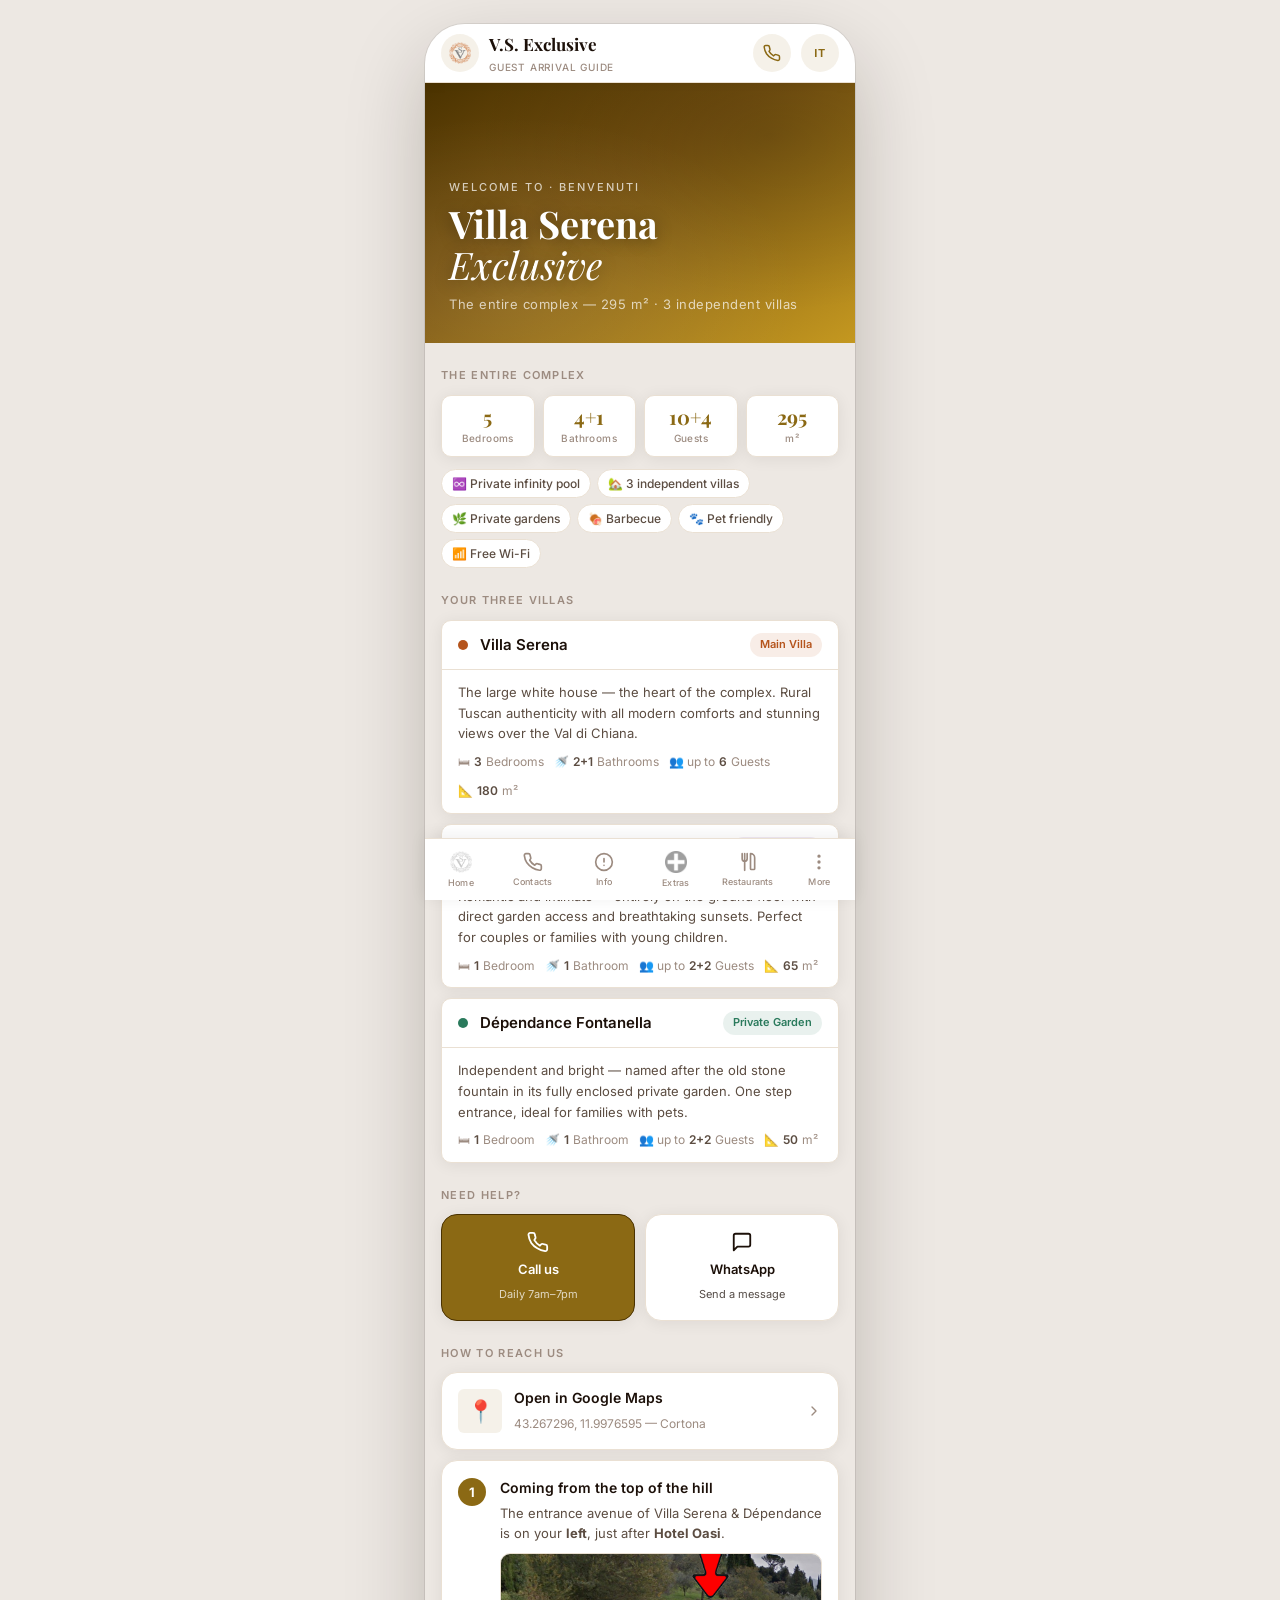
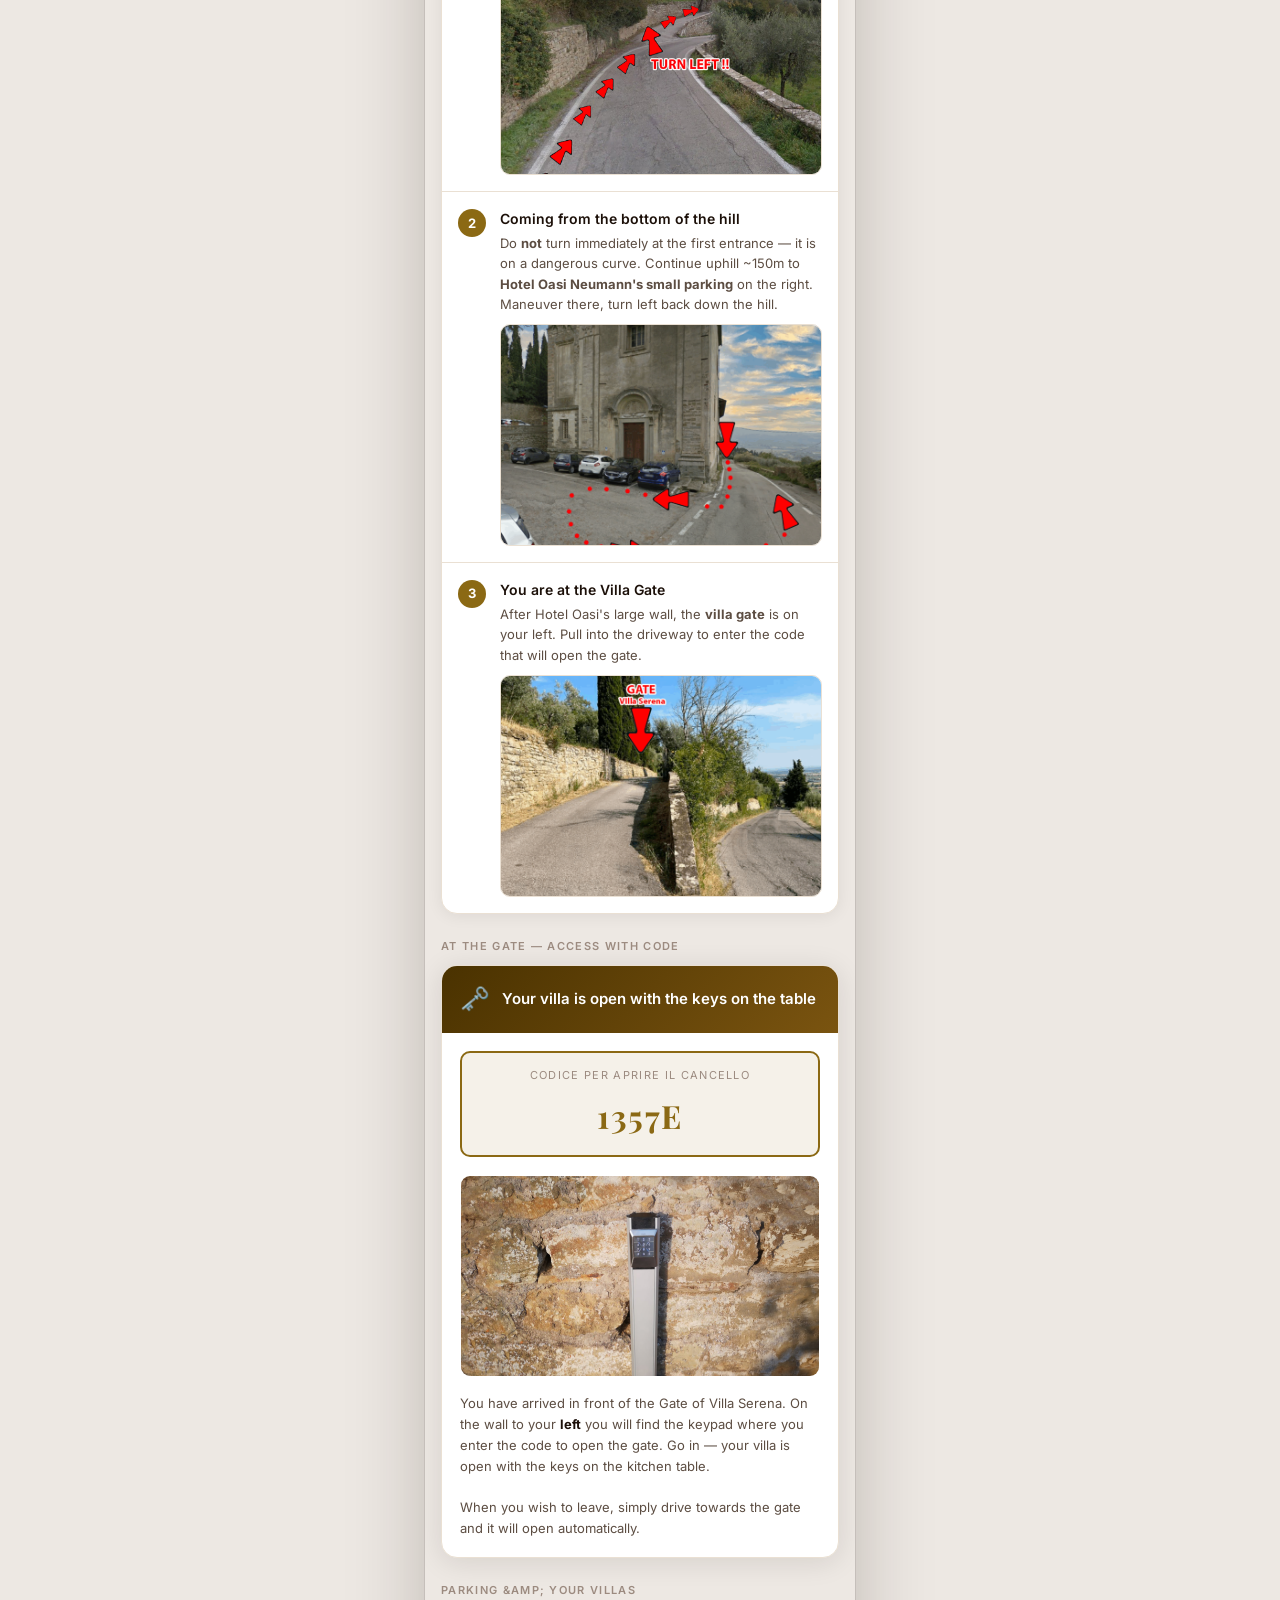
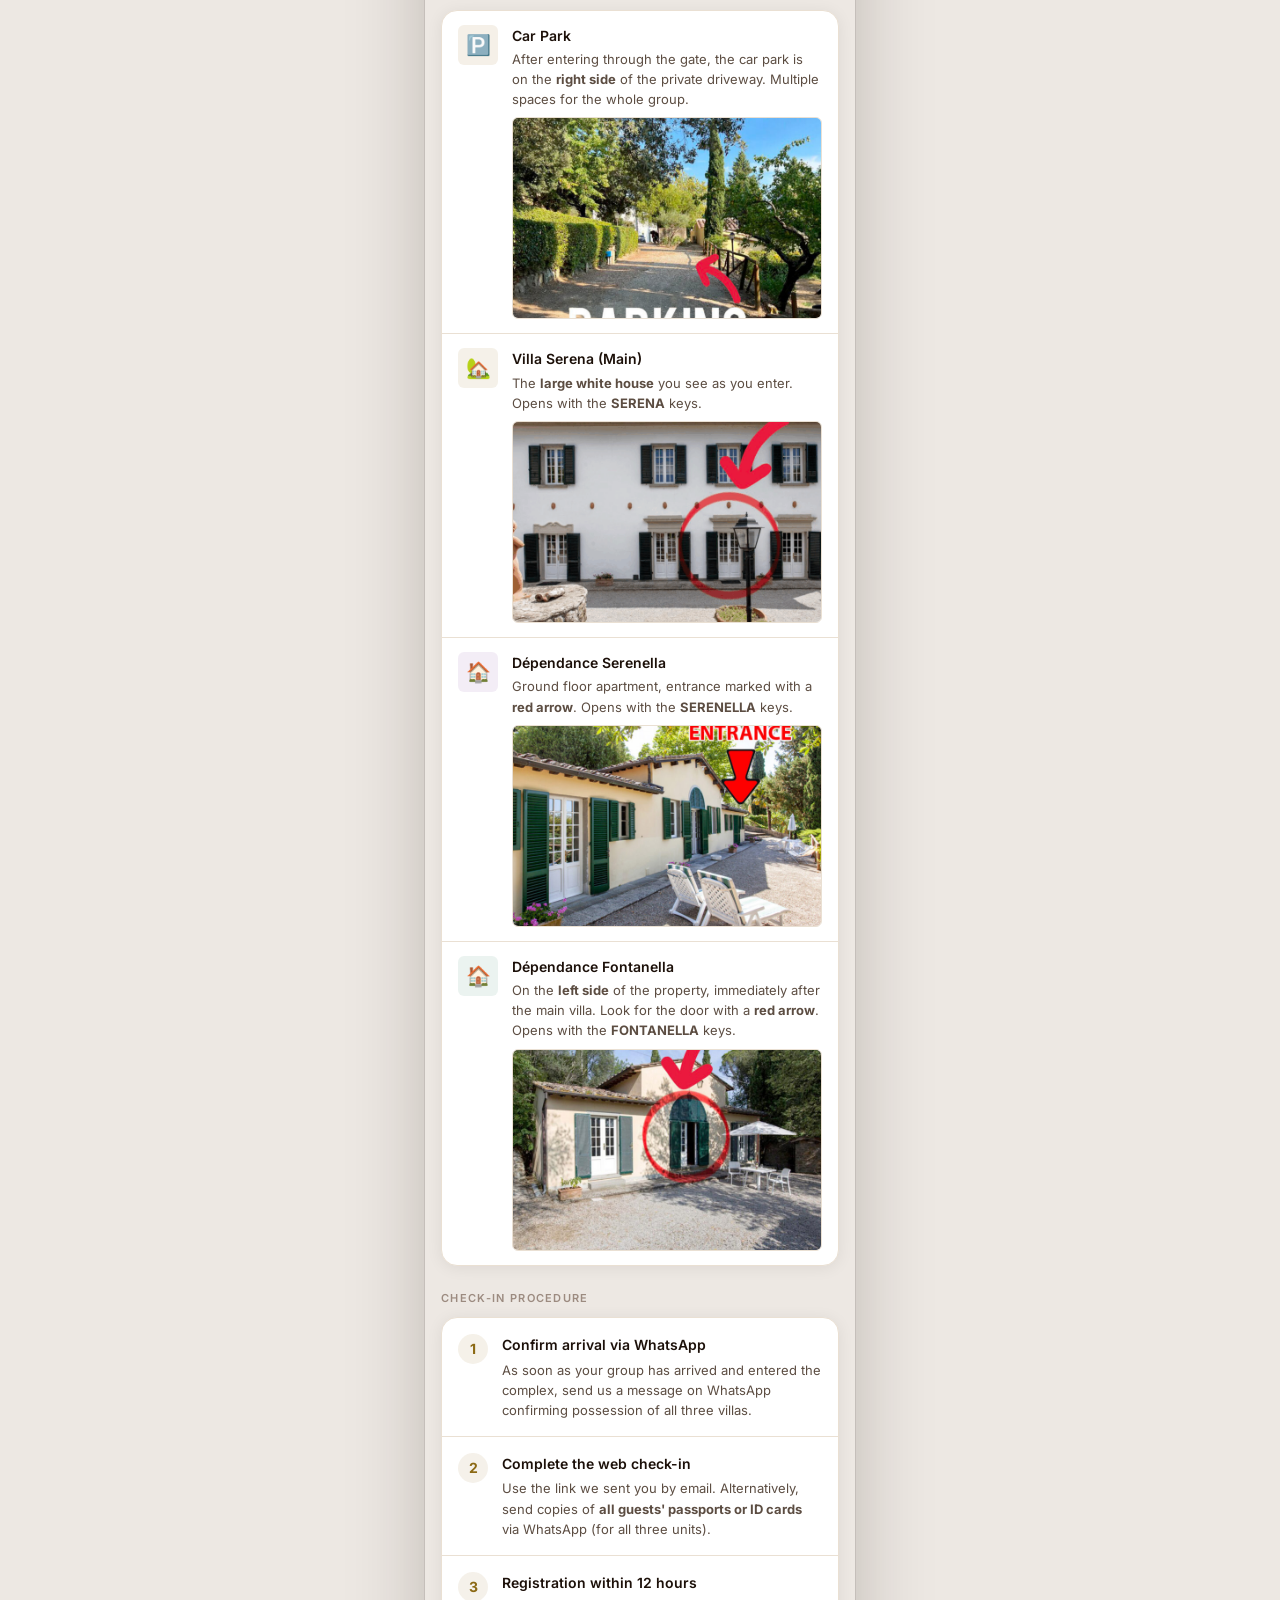
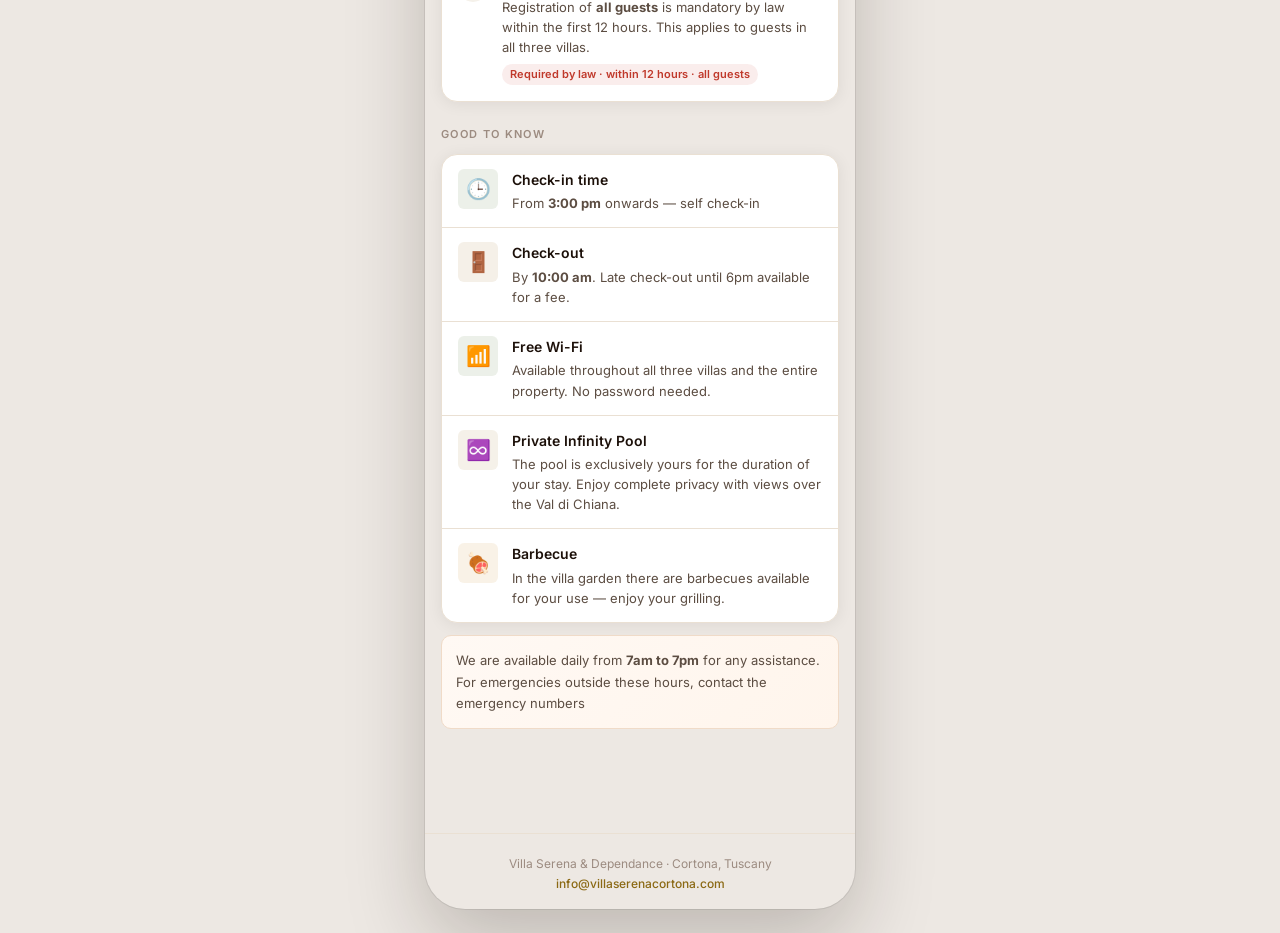
<file: exclusive/index.html>
<!DOCTYPE html>
<html lang="en">
<head>
  <meta charset="UTF-8">
  <meta name="viewport" content="width=device-width, initial-scale=1.0, maximum-scale=1.0, user-scalable=no">
  <meta name="apple-mobile-web-app-capable" content="yes">
  <meta name="apple-mobile-web-app-status-bar-style" content="default">
  <meta name="theme-color" content="#7A5410">
  <link rel="icon" type="image/png" href="../IMMAGINI/VS-FAVICON.PNG">
  <link rel="manifest" href="/manifest.json">
  <link rel="apple-touch-icon" href="/IMMAGINI/VS-FAVICON.PNG">
  <meta name="mobile-web-app-capable" content="yes">
  <title>Villa Serena Exclusive — Arrival Guide</title>
  <meta property="og:type" content="website">
  <meta property="og:site_name" content="Villa Serena Cortona">
  <meta property="og:title" content="Villa Serena Exclusive — Arrival Guide">
  <meta property="og:description" content="Your complete arrival guide for Villa Serena Exclusive, Cortona, Tuscany.">
  <meta property="og:image" content="https://info.villaserenacortona.com/IMMAGINI/SERENA-ENTRATA.png">
  <meta property="og:url" content="https://info.villaserenacortona.com/exclusive/">
  <link rel="stylesheet" href="../property.css?v=20260403b">
  <style>
    .unit-badge {
      display: inline-flex; align-items: center; gap: 5px;
      font-size: 11px; font-weight: 600; padding: 3px 10px;
      border-radius: 100px;
    }
    .unit-serena    { background: rgba(181,84,28,0.10);  color: #B5541C; }
    .unit-serenella { background: rgba(123,63,158,0.10); color: #7B3F9E; }
    .unit-fontanella{ background: rgba(42,122,92,0.10);  color: #2A7A5C; }
    .units-row { display: flex; flex-direction: column; gap: 10px; }
    .unit-card { background: var(--surface); border: 1px solid var(--border); border-radius: var(--r-sm); overflow: hidden; box-shadow: var(--shadow); }
    .unit-header { display: flex; align-items: center; gap: 12px; padding: 12px 16px; border-bottom: 1px solid var(--border); }
    .unit-dot { width: 10px; height: 10px; border-radius: 50%; flex-shrink: 0; }
    .unit-dot.serena     { background: #B5541C; }
    .unit-dot.serenella  { background: #7B3F9E; }
    .unit-dot.fontanella { background: #2A7A5C; }
    .unit-header strong { font-size: 15px; font-weight: 600; flex: 1; }
    .unit-body { padding: 12px 16px; font-size: 13px; color: var(--text-2); line-height: 1.6; }
    .unit-body .mini-stats { display: flex; gap: 10px; margin-top: 8px; flex-wrap: wrap; }
    .mini-stat { font-size: 12px; color: var(--text-3); display: flex; align-items: center; gap: 4px; }
    .mini-stat b { color: var(--text-2); font-weight: 600; }
  </style>
</head>
<body class="prop-exclusive">
<div id="app">

  <header id="header">
    <div class="header-inner">
      <a href="../" class="header-home" aria-label="Home">
        <img src="../IMMAGINI/VS-FAVICON.PNG" alt="Home">
      </a>
      <div class="header-title">
        V.S. Exclusive
        <small data-i18n="guide_small">Guest Arrival Guide</small>
      </div>
      <a href="tel:+390575612531" class="header-call" aria-label="Call reception">
        <svg viewBox="0 0 24 24" fill="none" stroke="currentColor" stroke-width="2" stroke-linecap="round"><path d="M22 16.92v3a2 2 0 0 1-2.18 2 19.79 19.79 0 0 1-8.63-3.07A19.5 19.5 0 0 1 4.69 13a19.79 19.79 0 0 1-3.07-8.67A2 2 0 0 1 3.54 2h3a2 2 0 0 1 2 1.72c.127.96.361 1.903.7 2.81a2 2 0 0 1-.45 2.11L8.09 9.91a16 16 0 0 0 6 6l1.27-1.27a2 2 0 0 1 2.11-.45c.907.339 1.85.573 2.81.7A2 2 0 0 1 22 16.92z"/></svg>
      </a>
      <button class="lang-btn" id="lang-toggle" onclick="toggleLang()">IT</button>
    </div>
  </header>

  <div class="hero">
    <div class="hero-bg"></div>
    <div class="hero-content">
      <p class="hero-eyebrow" data-i18n="hero_eyebrow">Welcome to · Benvenuti</p>
      <h1 class="hero-title">Villa Serena<br><em>Exclusive</em></h1>
      <p class="hero-subtitle">The entire complex — 295 m² · 3 independent villas</p>
    </div>
  </div>

  <div class="page-content">

    <p class="section-label" data-i18n="excl_s_complex">The Entire Complex</p>
    <div class="stats-row">
      <div class="stat-card"><div class="num">5</div><div class="lbl" data-i18n="stat_bedrooms">Bedrooms</div></div>
      <div class="stat-card"><div class="num">4+1</div><div class="lbl" data-i18n="stat_bathrooms">Bathrooms</div></div>
      <div class="stat-card"><div class="num">10+4</div><div class="lbl" data-i18n="stat_guests">Guests</div></div>
      <div class="stat-card"><div class="num">295</div><div class="lbl">m²</div></div>
    </div>

    <div class="prop-tag-strip">
      <span class="prop-tag" data-i18n="tag_inf_pool">♾️ Private infinity pool</span>
      <span class="prop-tag" data-i18n="tag_3villas">🏡 3 independent villas</span>
      <span class="prop-tag" data-i18n="tag_priv_gardens">🌿 Private gardens</span>
      <span class="prop-tag" data-i18n="tag_bbq">🍖 Barbecue</span>
      <span class="prop-tag" data-i18n="tag_pet_friendly">🐾 Pet friendly</span>
      <span class="prop-tag" data-i18n="tag_wifi">📶 Free Wi-Fi</span>
    </div>

    <p class="section-label" data-i18n="excl_s_three">Your Three Villas</p>
    <div class="units-row">

      <div class="unit-card">
        <div class="unit-header">
          <div class="unit-dot serena"></div>
          <strong>Villa Serena</strong>
          <span class="unit-badge unit-serena" data-i18n="excl_badge_main">Main Villa</span>
        </div>
        <div class="unit-body">
          <span data-i18n="excl_u_serena">The large white house — the heart of the complex. Rural Tuscan authenticity with all modern comforts and stunning views over the Val di Chiana.</span>
          <div class="mini-stats">
            <span class="mini-stat">🛏 <b>3</b> <span data-i18n="stat_bedrooms">bedrooms</span></span>
            <span class="mini-stat">🚿 <b>2+1</b> <span data-i18n="stat_bathrooms">bathrooms</span></span>
            <span class="mini-stat">👥 up to <b>6</b> <span data-i18n="stat_guests">guests</span></span>
            <span class="mini-stat">📐 <b>180</b> m²</span>
          </div>
        </div>
      </div>

      <div class="unit-card">
        <div class="unit-header">
          <div class="unit-dot serenella"></div>
          <strong>Dépendance Serenella</strong>
          <span class="unit-badge unit-serenella" data-i18n="excl_badge_ground">Ground Floor</span>
        </div>
        <div class="unit-body">
          <span data-i18n="excl_u_sella">Romantic and intimate — entirely on the ground floor with direct garden access and breathtaking sunsets. Perfect for couples or families with young children.</span>
          <div class="mini-stats">
            <span class="mini-stat">🛏 <b>1</b> <span data-i18n="stat_bedroom">bedroom</span></span>
            <span class="mini-stat">🚿 <b>1</b> <span data-i18n="stat_bathroom">bathroom</span></span>
            <span class="mini-stat">👥 up to <b>2+2</b> <span data-i18n="stat_guests">guests</span></span>
            <span class="mini-stat">📐 <b>65</b> m²</span>
          </div>
        </div>
      </div>

      <div class="unit-card">
        <div class="unit-header">
          <div class="unit-dot fontanella"></div>
          <strong>Dépendance Fontanella</strong>
          <span class="unit-badge unit-fontanella" data-i18n="excl_badge_garden">Private Garden</span>
        </div>
        <div class="unit-body">
          <span data-i18n="excl_u_fona">Independent and bright — named after the old stone fountain in its fully enclosed private garden. One step entrance, ideal for families with pets.</span>
          <div class="mini-stats">
            <span class="mini-stat">🛏 <b>1</b> <span data-i18n="stat_bedroom">bedroom</span></span>
            <span class="mini-stat">🚿 <b>1</b> <span data-i18n="stat_bathroom">bathroom</span></span>
            <span class="mini-stat">👥 up to <b>2+2</b> <span data-i18n="stat_guests">guests</span></span>
            <span class="mini-stat">📐 <b>50</b> m²</span>
          </div>
        </div>
      </div>

    </div>

    <p class="section-label" data-i18n="s_need_help">Need Help?</p>
    <div class="cta-row">
      <a href="tel:+390575612531" class="cta-btn primary">
        <svg viewBox="0 0 24 24" fill="none" stroke="currentColor" stroke-width="2" stroke-linecap="round"><path d="M22 16.92v3a2 2 0 0 1-2.18 2 19.79 19.79 0 0 1-8.63-3.07A19.5 19.5 0 0 1 4.69 13a19.79 19.79 0 0 1-3.07-8.67A2 2 0 0 1 3.54 2h3a2 2 0 0 1 2 1.72c.127.96.361 1.903.7 2.81a2 2 0 0 1-.45 2.11L8.09 9.91a16 16 0 0 0 6 6l1.27-1.27a2 2 0 0 1 2.11-.45c.907.339 1.85.573 2.81.7A2 2 0 0 1 22 16.92z"/></svg>
        <span data-i18n="call_us">Call us</span>
        <small data-i18n="call_us_small">Daily 7am–7pm</small>
      </a>
      <a href="https://wa.me/390575612531" target="_blank" class="cta-btn">
        <svg viewBox="0 0 24 24" fill="none" stroke="currentColor" stroke-width="2" stroke-linecap="round" stroke-linejoin="round"><path d="M21 15a2 2 0 0 1-2 2H7l-4 4V5a2 2 0 0 1 2-2h14a2 2 0 0 1 2 2z"/></svg>
        <span data-i18n="whatsapp">WhatsApp</span>
        <small data-i18n="whatsapp_small">Send a message</small>
      </a>
    </div>

    <p class="section-label" data-i18n="s_how_to_reach">How to Reach Us</p>

    <a href="https://maps.google.com/?q=43.267296,11.9976595" target="_blank" rel="noopener" class="map-btn">
      <div class="map-icon">📍</div>
      <div class="map-text">
        <strong data-i18n="map_strong">Open in Google Maps</strong>
        <span>43.267296, 11.9976595 — Cortona</span>
      </div>
      <svg class="arrow" viewBox="0 0 24 24" fill="none" stroke="currentColor" stroke-width="2" stroke-linecap="round" stroke-linejoin="round"><polyline points="9 18 15 12 9 6"/></svg>
    </a>

    <div class="steps" style="margin-top:10px;">
      <div class="step">
        <div class="step-num">1</div>
        <div class="step-body">
          <strong data-i18n="step1_title">Coming from the top of the hill</strong>
          <p data-i18n-html="step1_p">The entrance avenue of Villa Serena &amp; Dépendance is on your <b>left</b>, just after <b>Hotel Oasi</b>.</p>
          <div class="step-img"><img src="../IMMAGINI/step1-gira-sinistra.jpg" alt="Turn left to find the gate" loading="lazy"></div>
        </div>
      </div>
      <div class="step">
        <div class="step-num">2</div>
        <div class="step-body">
          <strong data-i18n="step2_title">Coming from the bottom of the hill</strong>
          <p data-i18n-html="step2_p">Do <b>not</b> turn immediately at the first entrance — it is on a dangerous curve. Continue uphill ~150m to <b>Hotel Oasi Neumann's small parking</b> on the right. Maneuver there, turn left back down the hill.</p>
          <div class="step-img"><img src="../IMMAGINI/step2-oasi-parking.png" alt="Hotel Oasi parking to maneuver" loading="lazy"></div>
        </div>
      </div>
      <div class="step">
        <div class="step-num">3</div>
        <div class="step-body">
          <strong data-i18n="step3_title">The entrance</strong>
          <p data-i18n-html="step3_p">After Hotel Oasi's large wall, the <b>villa gate</b> is on your left. Pull into the driveway to collect your keys.</p>
          <div class="step-img"><img src="../IMMAGINI/step3-cancello.png" alt="Villa Serena entrance gate" loading="lazy"></div>
        </div>
      </div>
    </div>

    <p class="section-label" data-i18n="s_key_collection">At the Gate — Key Collection</p>
    <div class="key-box">
      <div class="key-box-header">
        <span class="icon">🗝️</span>
        <strong data-i18n="key_find_excl">Find all three sets of keys in the wall on the right of the gate</strong>
      </div>
      <div class="key-name-badge">
        <div class="key-label" data-i18n="key_label">CODICE PER APRIRE IL CANCELLO</div>
        <div class="key-value">1357E</div>
      </div>
      <div class="key-img" style="margin-top:14px;"><img src="../IMMAGINI/colonna.jpg" alt="Where to find the keys" loading="lazy"></div>
      <div class="key-box-note" style="margin-top:14px;" data-i18n-html="key_note_excl">Inside the hole in the wall to the <b>right of the gate</b> you will find the keys to all three villas and the <b>remote control</b> that opens the gate. Take <b>all three sets</b> of keys: <b>SERENA</b>, <b>SERENELLA</b>, and <b>FONTANELLA</b>. The gate closes automatically.</div>
    </div>

    <p class="section-label" data-i18n="excl_s_parking">Parking &amp; Your Villas</p>
    <div class="info-card">
      <div class="info-item">
        <div class="info-icon">🅿️</div>
        <div class="info-text">
          <strong data-i18n="car_park">Car Park</strong>
          <p data-i18n-html="car_park_p_excl">After entering through the gate, the car park is on the <b>right side</b> of the private driveway. Multiple spaces for the whole group.</p>
          <div class="info-img"><img src="../IMMAGINI/PACHEGGIO.jpg" alt="Car park" loading="lazy"></div>
        </div>
      </div>
      <div class="info-item">
        <div class="info-icon prop">🏡</div>
        <div class="info-text">
          <strong data-i18n="excl_serena_title">Villa Serena (Main)</strong>
          <p data-i18n-html="excl_serena_p">The <b>large white house</b> you see as you enter. Opens with the <b>SERENA</b> keys.</p>
          <div class="info-img"><img src="../IMMAGINI/SERENA-ENTRATA.png" alt="Villa Serena entrance" loading="lazy"></div>
        </div>
      </div>
      <div class="info-item">
        <div class="info-icon prop" style="background:rgba(123,63,158,0.09);">🏠</div>
        <div class="info-text">
          <strong data-i18n="excl_sella_title">Dépendance Serenella</strong>
          <p data-i18n-html="excl_sella_p">Ground floor apartment, entrance marked with a <b>red arrow</b>. Opens with the <b>SERENELLA</b> keys.</p>
          <div class="info-img"><img src="../IMMAGINI/SERENELLA-ENTRATA.jpg" alt="Dépendance Serenella entrance" loading="lazy"></div>
        </div>
      </div>
      <div class="info-item">
        <div class="info-icon prop" style="background:rgba(42,122,92,0.09);">🏠</div>
        <div class="info-text">
          <strong data-i18n="excl_fona_title">Dépendance Fontanella</strong>
          <p data-i18n-html="excl_fona_p">On the <b>left side</b> of the property, immediately after the main villa. Look for the door with a <b>red arrow</b>. Opens with the <b>FONTANELLA</b> keys.</p>
          <div class="info-img"><img src="../IMMAGINI/FONTANELLA-ENTRATA.jpg" alt="Dépendance Fontanella entrance" loading="lazy"></div>
        </div>
      </div>
    </div>

    <p class="section-label" data-i18n="s_checkin_proc">Check-in Procedure</p>
    <div class="checkin-steps">
      <div class="checkin-step">
        <div class="checkin-num">1</div>
        <div class="checkin-body">
          <strong data-i18n="ci1_title">Confirm arrival via WhatsApp</strong>
          <p data-i18n="ci1_p_excl">As soon as your group has arrived and entered the complex, send us a message on WhatsApp confirming possession of all three villas.</p>
        </div>
      </div>
      <div class="checkin-step">
        <div class="checkin-num">2</div>
        <div class="checkin-body">
          <strong data-i18n="ci2_title">Complete the web check-in</strong>
          <p data-i18n-html="ci2_p_excl">Use the link we sent you by email. Alternatively, send copies of <b>all guests' passports or ID cards</b> via WhatsApp (for all three units).</p>
        </div>
      </div>
      <div class="checkin-step">
        <div class="checkin-num">3</div>
        <div class="checkin-body">
          <strong data-i18n="ci3_title">Registration within 12 hours</strong>
          <p data-i18n-html="ci3_p_excl">Registration of <b>all guests</b> is mandatory by law within the first 12 hours. This applies to guests in all three villas.</p>
          <span class="badge badge-red" style="margin-top:6px;" data-i18n="ci3_badge_excl">Required by law · within 12 hours · all guests</span>
        </div>
      </div>
    </div>

    <p class="section-label" data-i18n="s_good_to_know">Good to Know</p>
    <div class="info-card">
      <div class="info-item">
        <div class="info-icon green">🕒</div>
        <div class="info-text">
          <strong data-i18n="gk_ci_title">Check-in time</strong>
          <p data-i18n-html="gk_ci_p">From <b>3:00 pm</b> to <b>7:00 pm</b>. Early check-in available on request.</p>
        </div>
      </div>
      <div class="info-item">
        <div class="info-icon">🚪</div>
        <div class="info-text">
          <strong data-i18n="gk_co_title">Check-out</strong>
          <p data-i18n-html="gk_co_p">By <b>10:00 am</b>. Late check-out until 6pm available for a fee.</p>
        </div>
      </div>
      <div class="info-item">
        <div class="info-icon green">📶</div>
        <div class="info-text">
          <strong data-i18n="gk_wifi_title">Free Wi-Fi</strong>
          <p data-i18n-html="gk_wifi_p_excl">Available throughout all three villas and the entire property. No password needed.</p>
        </div>
      </div>
      <div class="info-item">
        <div class="info-icon prop">♾️</div>
        <div class="info-text">
          <strong data-i18n="gk_pool_excl_title">Private Infinity Pool</strong>
          <p data-i18n="gk_pool_excl_p">The pool is exclusively yours for the duration of your stay. Enjoy complete privacy with views over the Val di Chiana.</p>
        </div>
      </div>
      <div class="info-item">
        <div class="info-icon gold">🍖</div>
        <div class="info-text">
          <strong data-i18n="gk_bbq_title">Barbecue</strong>
          <p data-i18n="gk_bbq_p">A barbecue is available for your group. Please ask our staff for instructions.</p>
        </div>
      </div>
    </div>

    <div class="highlight-box" data-i18n-html="highlight_emerg">
      We are available daily from <b>7am to 7pm</b> for any assistance. For emergencies outside these hours, contact Mr. Francesco: <a href="tel:+393921551115" style="color:var(--prop-accent);font-weight:600;">+39 392 1551115</a>
    </div>

  </div>

  <footer class="page-footer">
    Villa Serena &amp; Dependance · Cortona, Tuscany<br>
    <a href="mailto:info@villaserenacortona.com">info@villaserenacortona.com</a>
  </footer>


  <nav id="prop-nav">
    <a href="../?tab=home" class="prop-nav-btn">
      <img src="../IMMAGINI/VS-FAVICON.PNG" class="prop-nav-img" alt="Home">
      <span>Home</span>
    </a>
    <a href="../?tab=contacts" class="prop-nav-btn">
      <svg viewBox="0 0 24 24" fill="none" stroke="currentColor" stroke-width="2" stroke-linecap="round" stroke-linejoin="round"><path d="M22 16.92v3a2 2 0 0 1-2.18 2 19.79 19.79 0 0 1-8.63-3.07A19.5 19.5 0 0 1 4.69 13a19.79 19.79 0 0 1-3.07-8.67A2 2 0 0 1 3.54 2h3a2 2 0 0 1 2 1.72c.127.96.361 1.903.7 2.81a2 2 0 0 1-.45 2.11L8.09 9.91a16 16 0 0 0 6 6l1.27-1.27a2 2 0 0 1 2.11-.45c.907.339 1.85.573 2.81.7A2 2 0 0 1 22 16.92z"/></svg>
      <span data-i18n="nav_contacts">Contacts</span>
    </a>
    <a href="../?tab=info" class="prop-nav-btn">
      <svg viewBox="0 0 24 24" fill="none" stroke="currentColor" stroke-width="2" stroke-linecap="round" stroke-linejoin="round"><circle cx="12" cy="12" r="10"/><line x1="12" y1="8" x2="12" y2="12"/><line x1="12" y1="16" x2="12.01" y2="16"/></svg>
      <span data-i18n="nav_info">Info</span>
    </a>
    <a href="../?tab=extras" class="prop-nav-btn">
      <img src="../IMMAGINI/ADDEXTRA.png" class="prop-nav-img" alt="Extra">
      <span data-i18n="nav_extras">Extras</span>
    </a>
    <a href="../?tab=restaurants" class="prop-nav-btn">
      <svg viewBox="0 0 24 24" fill="none" stroke="currentColor" stroke-width="2" stroke-linecap="round" stroke-linejoin="round"><line x1="8" y1="2" x2="8" y2="22"/><path d="M5 2v6a3 3 0 0 0 6 0V2"/><path d="M15 2a5 5 0 0 1 5 5v13a1 1 0 0 1-1 1h-3a1 1 0 0 1-1-1V2z"/></svg>
      <span data-i18n="nav_restaurants">Restaurants</span>
    </a>
    <a href="../?tab=more" class="prop-nav-btn">
      <svg viewBox="0 0 24 24" fill="none" stroke="currentColor" stroke-width="2" stroke-linecap="round" stroke-linejoin="round"><circle cx="12" cy="5" r="1" fill="currentColor"/><circle cx="12" cy="12" r="1" fill="currentColor"/><circle cx="12" cy="19" r="1" fill="currentColor"/></svg>
      <span data-i18n="nav_more">More</span>
    </a>
  </nav>
</div>
<script src="../i18n.js?v=20260403b"></script>
</body>
</html>
</file>
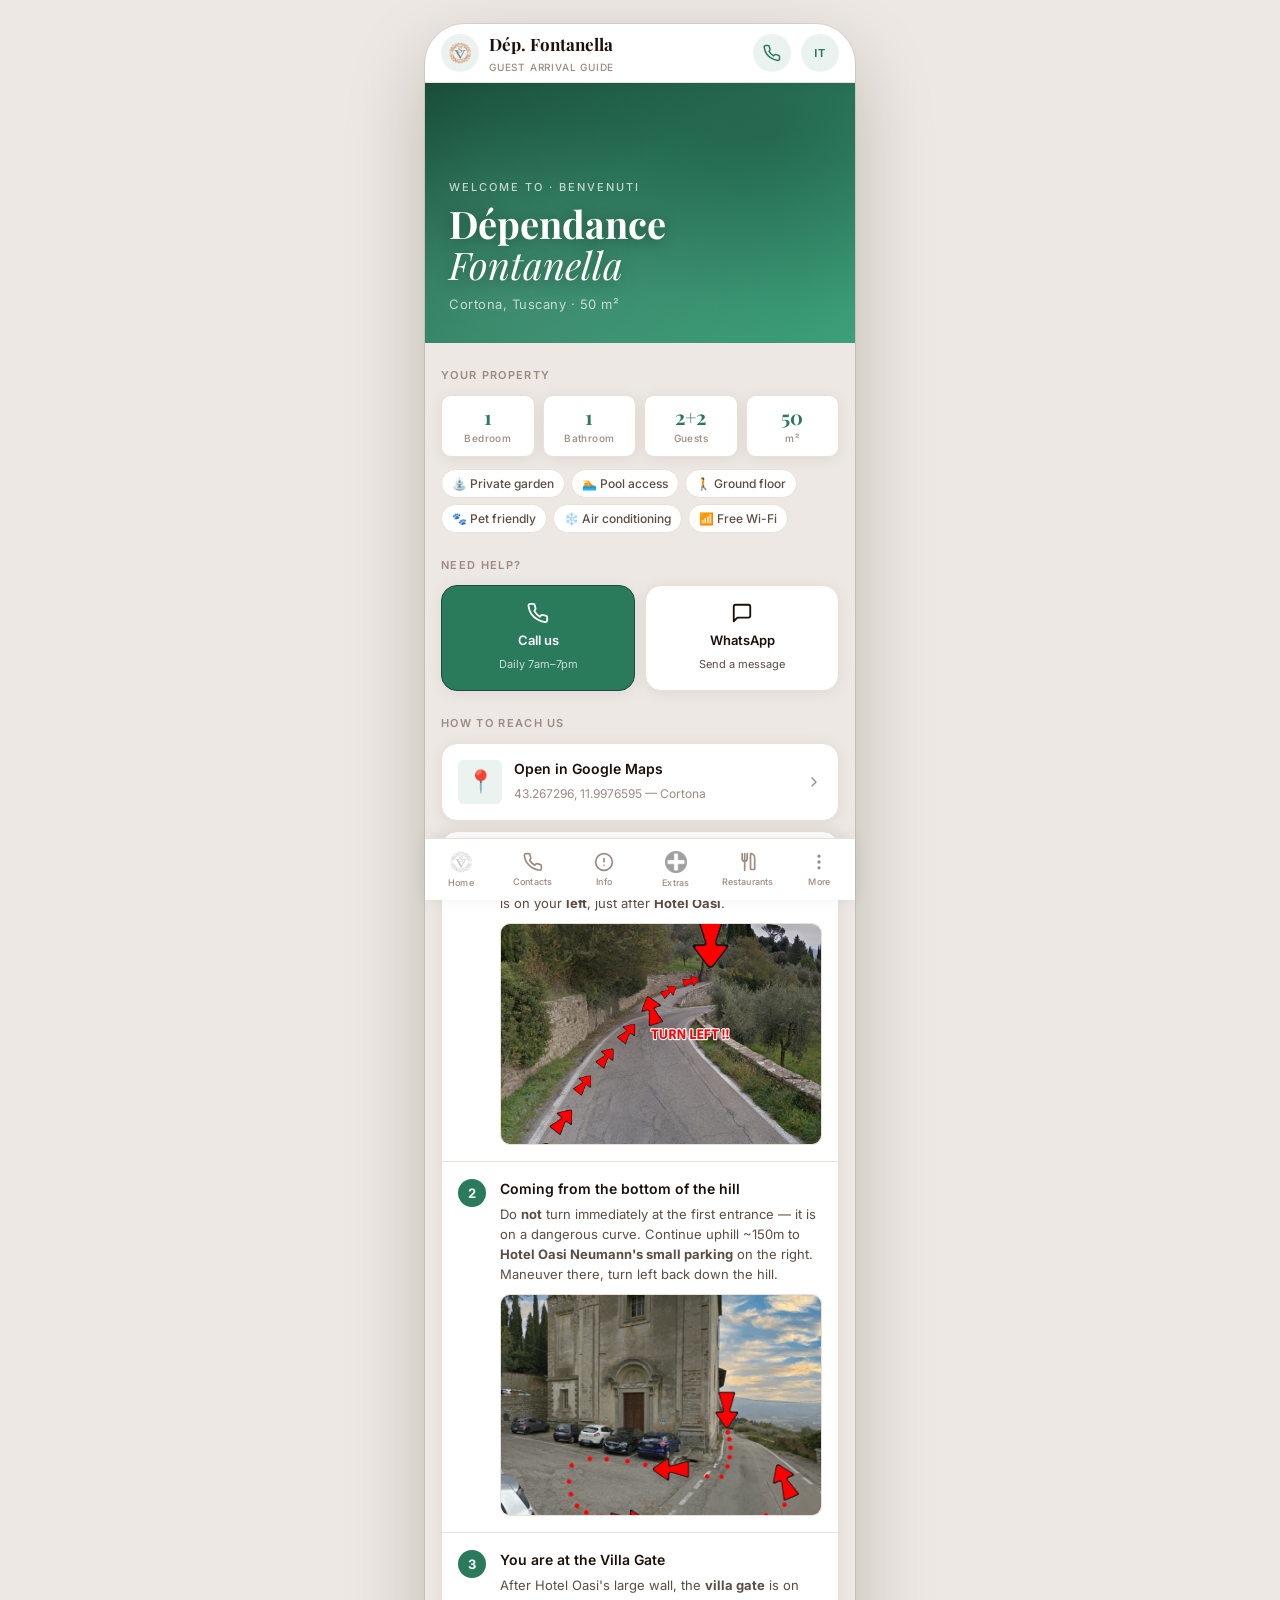
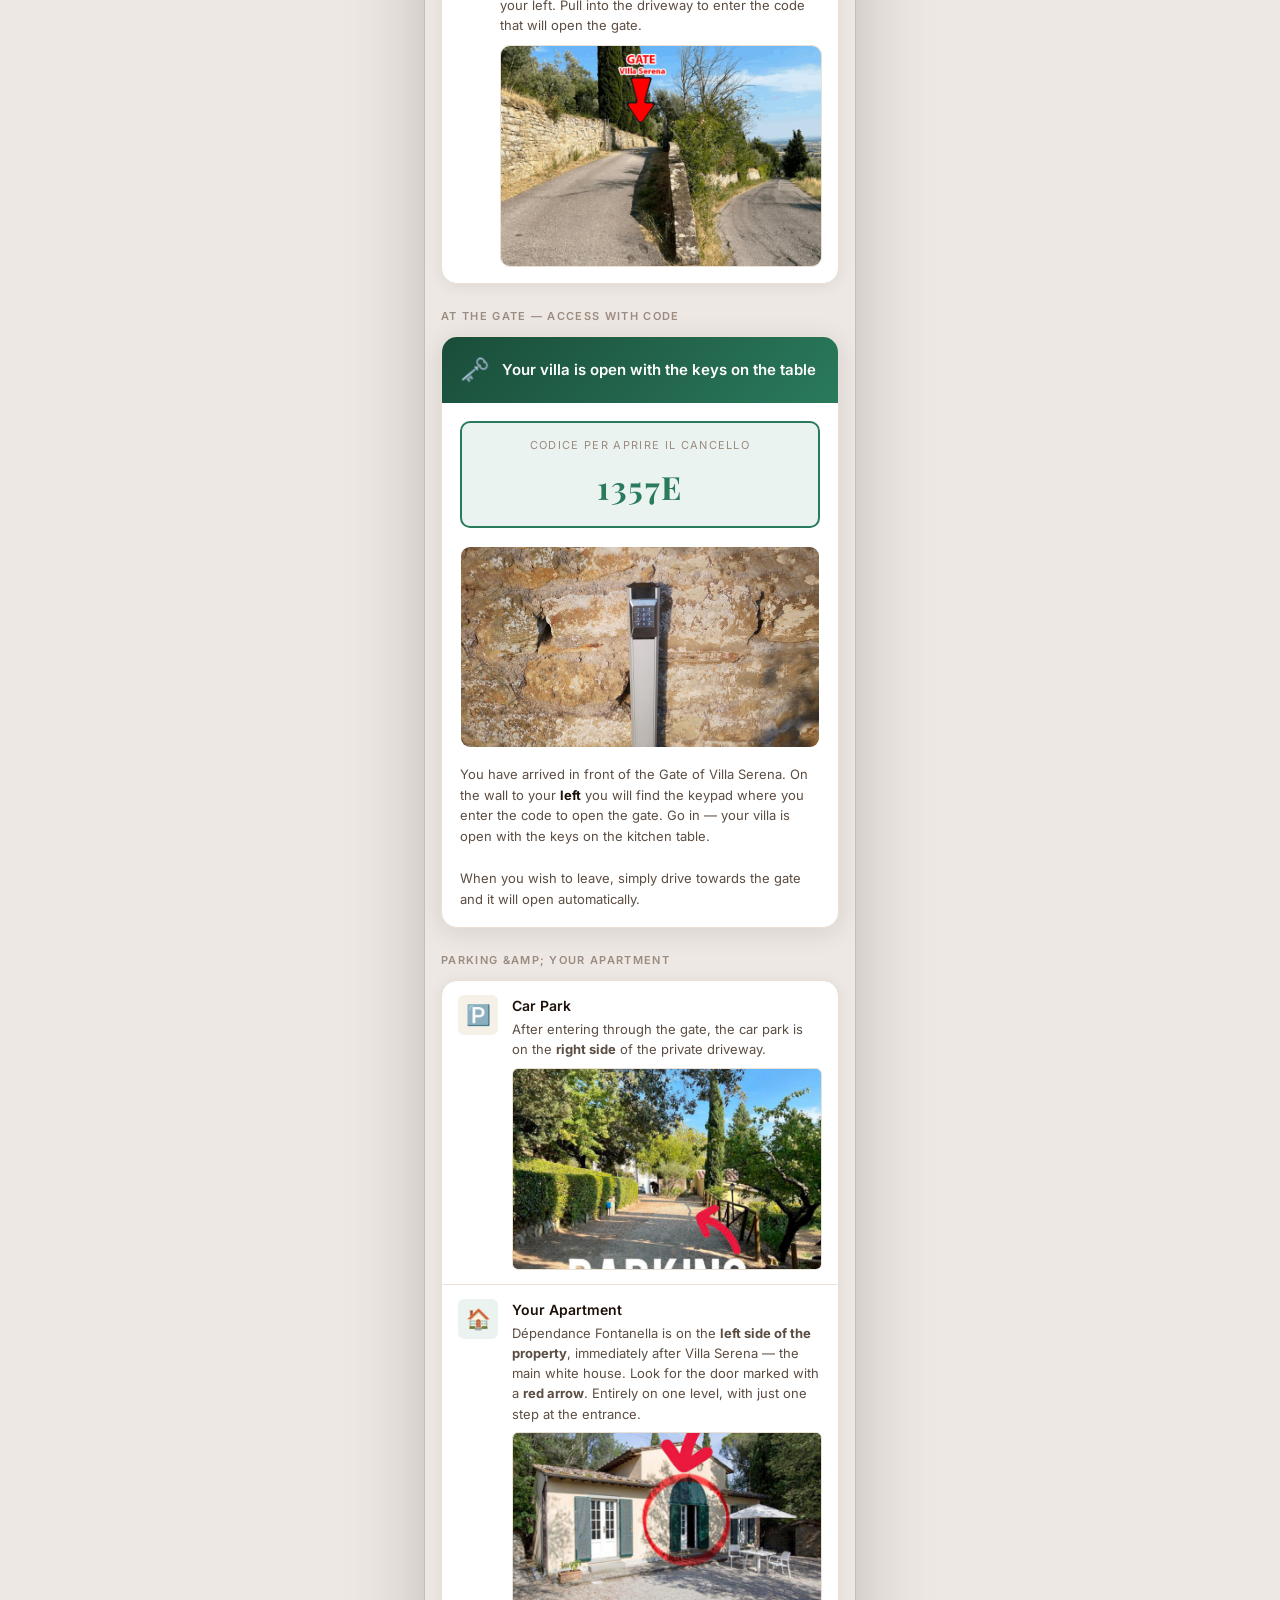
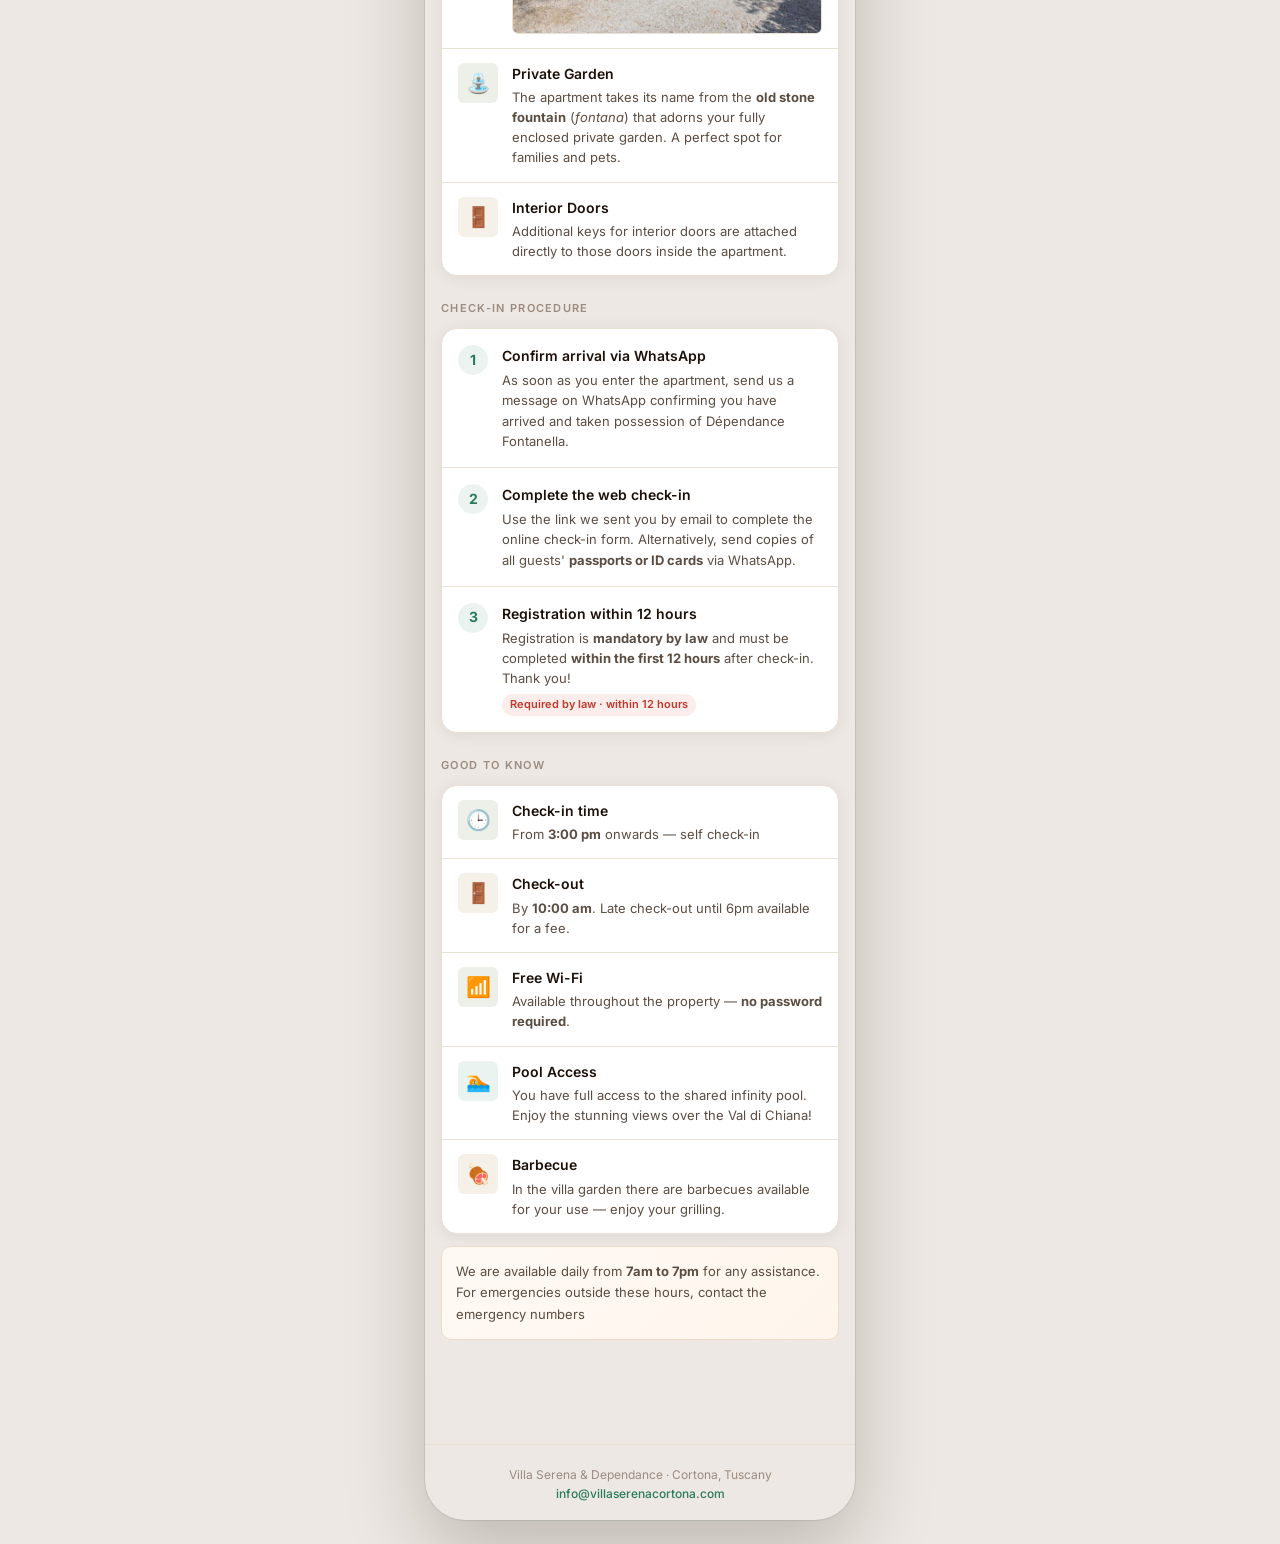
<file: fontanella/index.html>
<!DOCTYPE html>
<html lang="en">
<head>
  <meta charset="UTF-8">
  <meta name="viewport" content="width=device-width, initial-scale=1.0, maximum-scale=1.0, user-scalable=no">
  <meta name="apple-mobile-web-app-capable" content="yes">
  <meta name="apple-mobile-web-app-status-bar-style" content="default">
  <meta name="theme-color" content="#2A7A5C">
  <link rel="icon" type="image/png" href="../IMMAGINI/VS-FAVICON.PNG">
  <link rel="manifest" href="/manifest.json">
  <link rel="apple-touch-icon" href="/IMMAGINI/VS-FAVICON.PNG">
  <meta name="mobile-web-app-capable" content="yes">
  <title>Dépendance Fontanella — Arrival Guide</title>
  <meta property="og:type" content="website">
  <meta property="og:site_name" content="Villa Serena Cortona">
  <meta property="og:title" content="Dépendance Fontanella — Arrival Guide">
  <meta property="og:description" content="Your complete arrival guide for Dépendance Fontanella, Cortona, Tuscany.">
  <meta property="og:image" content="https://info.villaserenacortona.com/IMMAGINI/FONTANELLA-ENTRATA.jpg">
  <meta property="og:url" content="https://info.villaserenacortona.com/fontanella/">
  <link rel="stylesheet" href="../property.css?v=20260403b">
</head>
<body class="prop-fontanella">
<div id="app">

  <header id="header">
    <div class="header-inner">
      <a href="../" class="header-home" aria-label="Home">
        <img src="../IMMAGINI/VS-FAVICON.PNG" alt="Home">
      </a>
      <div class="header-title">
        Dép. Fontanella
        <small data-i18n="guide_small">Guest Arrival Guide</small>
      </div>
      <a href="tel:+390575612531" class="header-call" aria-label="Call reception">
        <svg viewBox="0 0 24 24" fill="none" stroke="currentColor" stroke-width="2" stroke-linecap="round"><path d="M22 16.92v3a2 2 0 0 1-2.18 2 19.79 19.79 0 0 1-8.63-3.07A19.5 19.5 0 0 1 4.69 13a19.79 19.79 0 0 1-3.07-8.67A2 2 0 0 1 3.54 2h3a2 2 0 0 1 2 1.72c.127.96.361 1.903.7 2.81a2 2 0 0 1-.45 2.11L8.09 9.91a16 16 0 0 0 6 6l1.27-1.27a2 2 0 0 1 2.11-.45c.907.339 1.85.573 2.81.7A2 2 0 0 1 22 16.92z"/></svg>
      </a>
      <button class="lang-btn" id="lang-toggle" onclick="toggleLang()">IT</button>
    </div>
  </header>

  <div class="hero">
    <div class="hero-bg"></div>
    <div class="hero-content">
      <p class="hero-eyebrow" data-i18n="hero_eyebrow">Welcome to · Benvenuti</p>
      <h1 class="hero-title">Dépendance<br><em>Fontanella</em></h1>
      <p class="hero-subtitle">Cortona, Tuscany · 50 m²</p>
    </div>
  </div>

  <div class="page-content">

    <p class="section-label" data-i18n="s_your_property">Your Property</p>
    <div class="stats-row">
      <div class="stat-card"><div class="num">1</div><div class="lbl" data-i18n="stat_bedroom">Bedroom</div></div>
      <div class="stat-card"><div class="num">1</div><div class="lbl" data-i18n="stat_bathroom">Bathroom</div></div>
      <div class="stat-card"><div class="num">2+2</div><div class="lbl" data-i18n="stat_guests">Guests</div></div>
      <div class="stat-card"><div class="num">50</div><div class="lbl">m²</div></div>
    </div>

    <div class="prop-tag-strip">
      <span class="prop-tag" data-i18n="tag_private_garden">⛲ Private garden</span>
      <span class="prop-tag" data-i18n="tag_pool_access">🏊 Pool access</span>
      <span class="prop-tag" data-i18n="tag_ground_floor">🚶 Ground floor</span>
      <span class="prop-tag" data-i18n="tag_pet_friendly">🐾 Pet friendly</span>
      <span class="prop-tag" data-i18n="tag_ac">❄️ Air conditioning</span>
      <span class="prop-tag" data-i18n="tag_wifi">📶 Free Wi-Fi</span>
    </div>

    <p class="section-label" data-i18n="s_need_help">Need Help?</p>
    <div class="cta-row">
      <a href="tel:+390575612531" class="cta-btn primary">
        <svg viewBox="0 0 24 24" fill="none" stroke="currentColor" stroke-width="2" stroke-linecap="round"><path d="M22 16.92v3a2 2 0 0 1-2.18 2 19.79 19.79 0 0 1-8.63-3.07A19.5 19.5 0 0 1 4.69 13a19.79 19.79 0 0 1-3.07-8.67A2 2 0 0 1 3.54 2h3a2 2 0 0 1 2 1.72c.127.96.361 1.903.7 2.81a2 2 0 0 1-.45 2.11L8.09 9.91a16 16 0 0 0 6 6l1.27-1.27a2 2 0 0 1 2.11-.45c.907.339 1.85.573 2.81.7A2 2 0 0 1 22 16.92z"/></svg>
        <span data-i18n="call_us">Call us</span>
        <small data-i18n="call_us_small">Daily 7am–7pm</small>
      </a>
      <a href="https://wa.me/390575612531" target="_blank" class="cta-btn">
        <svg viewBox="0 0 24 24" fill="none" stroke="currentColor" stroke-width="2" stroke-linecap="round" stroke-linejoin="round"><path d="M21 15a2 2 0 0 1-2 2H7l-4 4V5a2 2 0 0 1 2-2h14a2 2 0 0 1 2 2z"/></svg>
        <span data-i18n="whatsapp">WhatsApp</span>
        <small data-i18n="whatsapp_small">Send a message</small>
      </a>
    </div>

    <p class="section-label" data-i18n="s_how_to_reach">How to Reach Us</p>

    <a href="https://maps.google.com/?q=43.267296,11.9976595" target="_blank" rel="noopener" class="map-btn">
      <div class="map-icon">📍</div>
      <div class="map-text">
        <strong data-i18n="map_strong">Open in Google Maps</strong>
        <span>43.267296, 11.9976595 — Cortona</span>
      </div>
      <svg class="arrow" viewBox="0 0 24 24" fill="none" stroke="currentColor" stroke-width="2" stroke-linecap="round" stroke-linejoin="round"><polyline points="9 18 15 12 9 6"/></svg>
    </a>

    <div class="steps" style="margin-top:10px;">
      <div class="step">
        <div class="step-num">1</div>
        <div class="step-body">
          <strong data-i18n="step1_title">Coming from the top of the hill</strong>
          <p data-i18n-html="step1_p">The entrance avenue of Villa Serena &amp; Dépendance is on your <b>left</b>, just after <b>Hotel Oasi</b>.</p>
          <div class="step-img"><img src="../IMMAGINI/step1-gira-sinistra.jpg" alt="Turn left to find the gate" loading="lazy"></div>
        </div>
      </div>
      <div class="step">
        <div class="step-num">2</div>
        <div class="step-body">
          <strong data-i18n="step2_title">Coming from the bottom of the hill</strong>
          <p data-i18n-html="step2_p">Do <b>not</b> turn immediately at the first entrance — it is on a dangerous curve. Continue uphill ~150m to <b>Hotel Oasi Neumann's small parking</b> on the right. Maneuver there, turn left back down the hill.</p>
          <div class="step-img"><img src="../IMMAGINI/step2-oasi-parking.png" alt="Hotel Oasi parking to maneuver" loading="lazy"></div>
        </div>
      </div>
      <div class="step">
        <div class="step-num">3</div>
        <div class="step-body">
          <strong data-i18n="step3_title">The entrance</strong>
          <p data-i18n-html="step3_p">After Hotel Oasi's large wall, the <b>villa gate</b> is on your left. Pull into the driveway to collect your keys.</p>
          <div class="step-img"><img src="../IMMAGINI/step3-cancello.png" alt="Villa Serena entrance gate" loading="lazy"></div>
        </div>
      </div>
    </div>

    <p class="section-label" data-i18n="s_key_collection">At the Gate — Key Collection</p>
    <div class="key-box">
      <div class="key-box-header">
        <span class="icon">🗝️</span>
        <strong data-i18n="key_find">Find your keys in the wall on the right of the gate</strong>
      </div>
      <div class="key-name-badge">
        <div class="key-label" data-i18n="key_label">Take only the keys labelled</div>
        <div class="key-value">1357E</div>
      </div>
      <div class="key-img"><img src="../IMMAGINI/colonna.jpg" alt="Where to find the keys" loading="lazy"></div>
      <div class="key-box-note" data-i18n-html="key_note_fontanella">Inside the hole in the wall to the <b>right of the gate</b> you will find the keys to your apartment and the <b>remote control</b> that opens the gate automatically. Take <b>only</b> the keys marked <b>FONTANELLA</b>. The gate closes automatically behind you.</div>
    </div>

    <p class="section-label" data-i18n="fona_s_parking">Parking &amp; Your Apartment</p>
    <div class="info-card">
      <div class="info-item">
        <div class="info-icon">🅿️</div>
        <div class="info-text">
          <strong data-i18n="car_park">Car Park</strong>
          <p data-i18n-html="car_park_p">After entering through the gate, the car park is on the <b>right side</b> of the private driveway.</p>
          <div class="info-img"><img src="../IMMAGINI/PACHEGGIO.jpg" alt="Car park" loading="lazy"></div>
        </div>
      </div>
      <div class="info-item">
        <div class="info-icon prop">🏠</div>
        <div class="info-text">
          <strong data-i18n="fona_apt_title">Your Apartment</strong>
          <p data-i18n-html="fona_apt_p">Dépendance Fontanella is on the <b>left side of the property</b>, immediately after Villa Serena — the main white house. Look for the door marked with a <b>red arrow</b>. Entirely on one level, with just one step at the entrance.</p>
          <div class="info-img"><img src="../IMMAGINI/FONTANELLA-ENTRATA.jpg" alt="Dépendance Fontanella entrance" loading="lazy"></div>
        </div>
      </div>
      <div class="info-item">
        <div class="info-icon green">⛲</div>
        <div class="info-text">
          <strong data-i18n="fona_garden_title">Private Garden</strong>
          <p data-i18n-html="fona_garden_p">The apartment takes its name from the <b>old stone fountain</b> (<em>fontana</em>) that adorns your fully enclosed private garden. A perfect spot for families and pets.</p>
        </div>
      </div>
      <div class="info-item">
        <div class="info-icon">🚪</div>
        <div class="info-text">
          <strong data-i18n="int_doors">Interior Doors</strong>
          <p data-i18n="int_doors_p">Additional keys for interior doors are attached directly to those doors inside the apartment.</p>
        </div>
      </div>
    </div>

    <p class="section-label" data-i18n="s_checkin_proc">Check-in Procedure</p>
    <div class="checkin-steps">
      <div class="checkin-step">
        <div class="checkin-num">1</div>
        <div class="checkin-body">
          <strong data-i18n="ci1_title">Confirm arrival via WhatsApp</strong>
          <p data-i18n="ci1_p_fona">As soon as you enter the apartment, send us a message on WhatsApp confirming you have arrived and taken possession of Dépendance Fontanella.</p>
        </div>
      </div>
      <div class="checkin-step">
        <div class="checkin-num">2</div>
        <div class="checkin-body">
          <strong data-i18n="ci2_title">Complete the web check-in</strong>
          <p data-i18n-html="ci2_p">Use the link we sent you by email to complete the online check-in form. Alternatively, send copies of all guests' <b>passports or ID cards</b> via WhatsApp.</p>
        </div>
      </div>
      <div class="checkin-step">
        <div class="checkin-num">3</div>
        <div class="checkin-body">
          <strong data-i18n="ci3_title">Registration within 12 hours</strong>
          <p data-i18n-html="ci3_p">Registration is <b>mandatory by law</b> and must be completed <b>within the first 12 hours</b> after check-in. Thank you!</p>
          <span class="badge badge-red" style="margin-top:6px;" data-i18n="ci3_badge">Required by law · within 12 hours</span>
        </div>
      </div>
    </div>

    <p class="section-label" data-i18n="s_good_to_know">Good to Know</p>
    <div class="info-card">
      <div class="info-item">
        <div class="info-icon green">🕒</div>
        <div class="info-text">
          <strong data-i18n="gk_ci_title">Check-in time</strong>
          <p data-i18n-html="gk_ci_p">From <b>3:00 pm</b> to <b>7:00 pm</b>. Early check-in available on request.</p>
        </div>
      </div>
      <div class="info-item">
        <div class="info-icon">🚪</div>
        <div class="info-text">
          <strong data-i18n="gk_co_title">Check-out</strong>
          <p data-i18n-html="gk_co_p">By <b>10:00 am</b>. Late check-out until 6pm available for a fee.</p>
        </div>
      </div>
      <div class="info-item">
        <div class="info-icon green">📶</div>
        <div class="info-text">
          <strong data-i18n="gk_wifi_title">Free Wi-Fi</strong>
          <p data-i18n-html="gk_wifi_p">Available throughout the property — <b>no password required</b>.</p>
        </div>
      </div>
      <div class="info-item">
        <div class="info-icon prop">🏊</div>
        <div class="info-text">
          <strong data-i18n="gk_pool_title">Pool Access</strong>
          <p data-i18n-html="gk_pool_p">You have full access to the shared infinity pool. Enjoy the stunning views over the Val di Chiana!</p>
        </div>
      </div>
      <div class="info-item">
        <div class="info-icon">🍖</div>
        <div class="info-text">
          <strong data-i18n="gk_bbq_title">Barbecue</strong>
          <p data-i18n-html="gk_bbq_p">Nel giardino della villa sono presenti dei Barbecue, puoi usarli per fare le tue grigliate.</p>
        </div>
      </div>
    </div>

    <div class="highlight-box" data-i18n-html="highlight_emerg">
      We are available daily from <b>7am to 7pm</b> for any assistance. For emergencies outside these hours, contact Mr. Francesco: <a href="tel:+393921551115" style="color:var(--prop-accent);font-weight:600;">+39 392 1551115</a>
    </div>

  </div>

  <footer class="page-footer">
    Villa Serena &amp; Dependance · Cortona, Tuscany<br>
    <a href="mailto:info@villaserenacortona.com">info@villaserenacortona.com</a>
  </footer>


  <nav id="prop-nav">
    <a href="../?tab=home" class="prop-nav-btn">
      <img src="../IMMAGINI/VS-FAVICON.PNG" class="prop-nav-img" alt="Home">
      <span>Home</span>
    </a>
    <a href="../?tab=contacts" class="prop-nav-btn">
      <svg viewBox="0 0 24 24" fill="none" stroke="currentColor" stroke-width="2" stroke-linecap="round" stroke-linejoin="round"><path d="M22 16.92v3a2 2 0 0 1-2.18 2 19.79 19.79 0 0 1-8.63-3.07A19.5 19.5 0 0 1 4.69 13a19.79 19.79 0 0 1-3.07-8.67A2 2 0 0 1 3.54 2h3a2 2 0 0 1 2 1.72c.127.96.361 1.903.7 2.81a2 2 0 0 1-.45 2.11L8.09 9.91a16 16 0 0 0 6 6l1.27-1.27a2 2 0 0 1 2.11-.45c.907.339 1.85.573 2.81.7A2 2 0 0 1 22 16.92z"/></svg>
      <span data-i18n="nav_contacts">Contacts</span>
    </a>
    <a href="../?tab=info" class="prop-nav-btn">
      <svg viewBox="0 0 24 24" fill="none" stroke="currentColor" stroke-width="2" stroke-linecap="round" stroke-linejoin="round"><circle cx="12" cy="12" r="10"/><line x1="12" y1="8" x2="12" y2="12"/><line x1="12" y1="16" x2="12.01" y2="16"/></svg>
      <span data-i18n="nav_info">Info</span>
    </a>
    <a href="../?tab=extras" class="prop-nav-btn">
      <img src="../IMMAGINI/ADDEXTRA.png" class="prop-nav-img" alt="Extra">
      <span data-i18n="nav_extras">Extras</span>
    </a>
    <a href="../?tab=restaurants" class="prop-nav-btn">
      <svg viewBox="0 0 24 24" fill="none" stroke="currentColor" stroke-width="2" stroke-linecap="round" stroke-linejoin="round"><line x1="8" y1="2" x2="8" y2="22"/><path d="M5 2v6a3 3 0 0 0 6 0V2"/><path d="M15 2a5 5 0 0 1 5 5v13a1 1 0 0 1-1 1h-3a1 1 0 0 1-1-1V2z"/></svg>
      <span data-i18n="nav_restaurants">Restaurants</span>
    </a>
    <a href="../?tab=more" class="prop-nav-btn">
      <svg viewBox="0 0 24 24" fill="none" stroke="currentColor" stroke-width="2" stroke-linecap="round" stroke-linejoin="round"><circle cx="12" cy="5" r="1" fill="currentColor"/><circle cx="12" cy="12" r="1" fill="currentColor"/><circle cx="12" cy="19" r="1" fill="currentColor"/></svg>
      <span data-i18n="nav_more">More</span>
    </a>
  </nav>
</div>
<script src="../i18n.js?v=20260403b"></script>
</body>
</html>
</file>
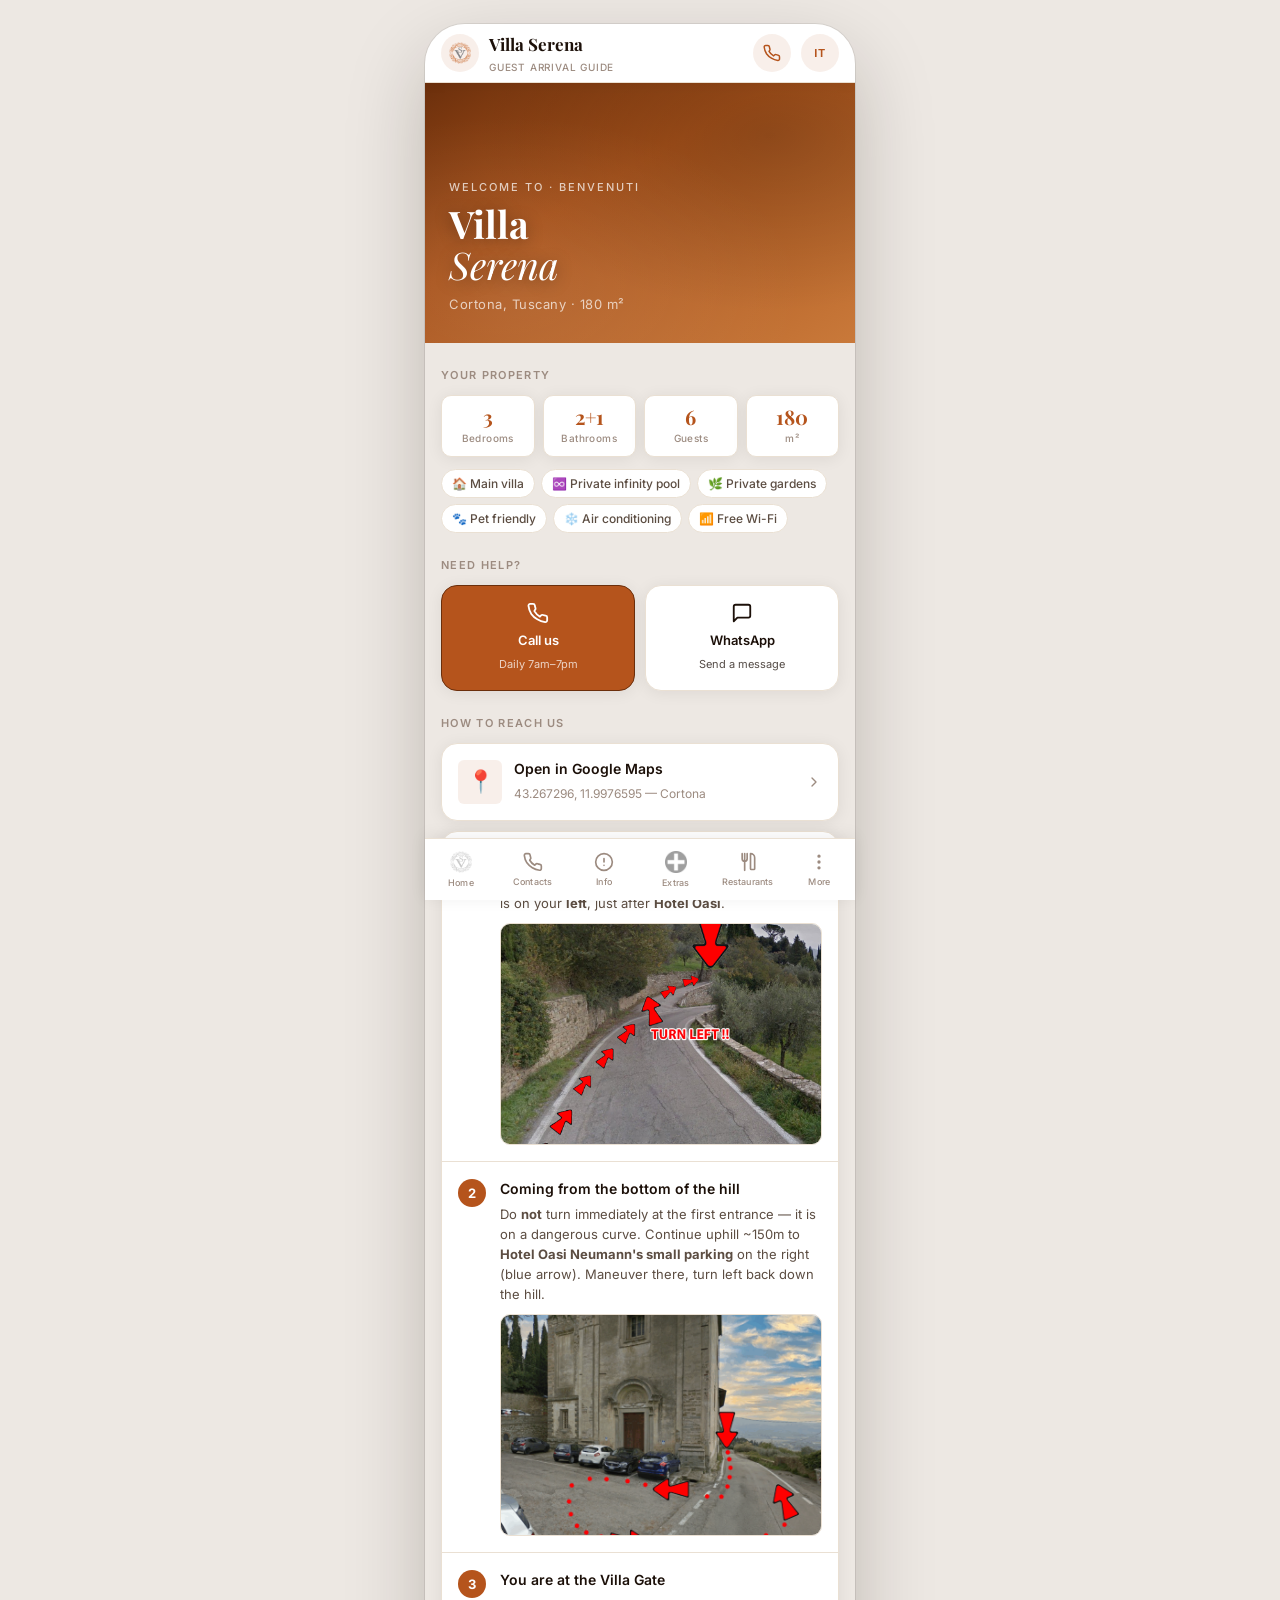
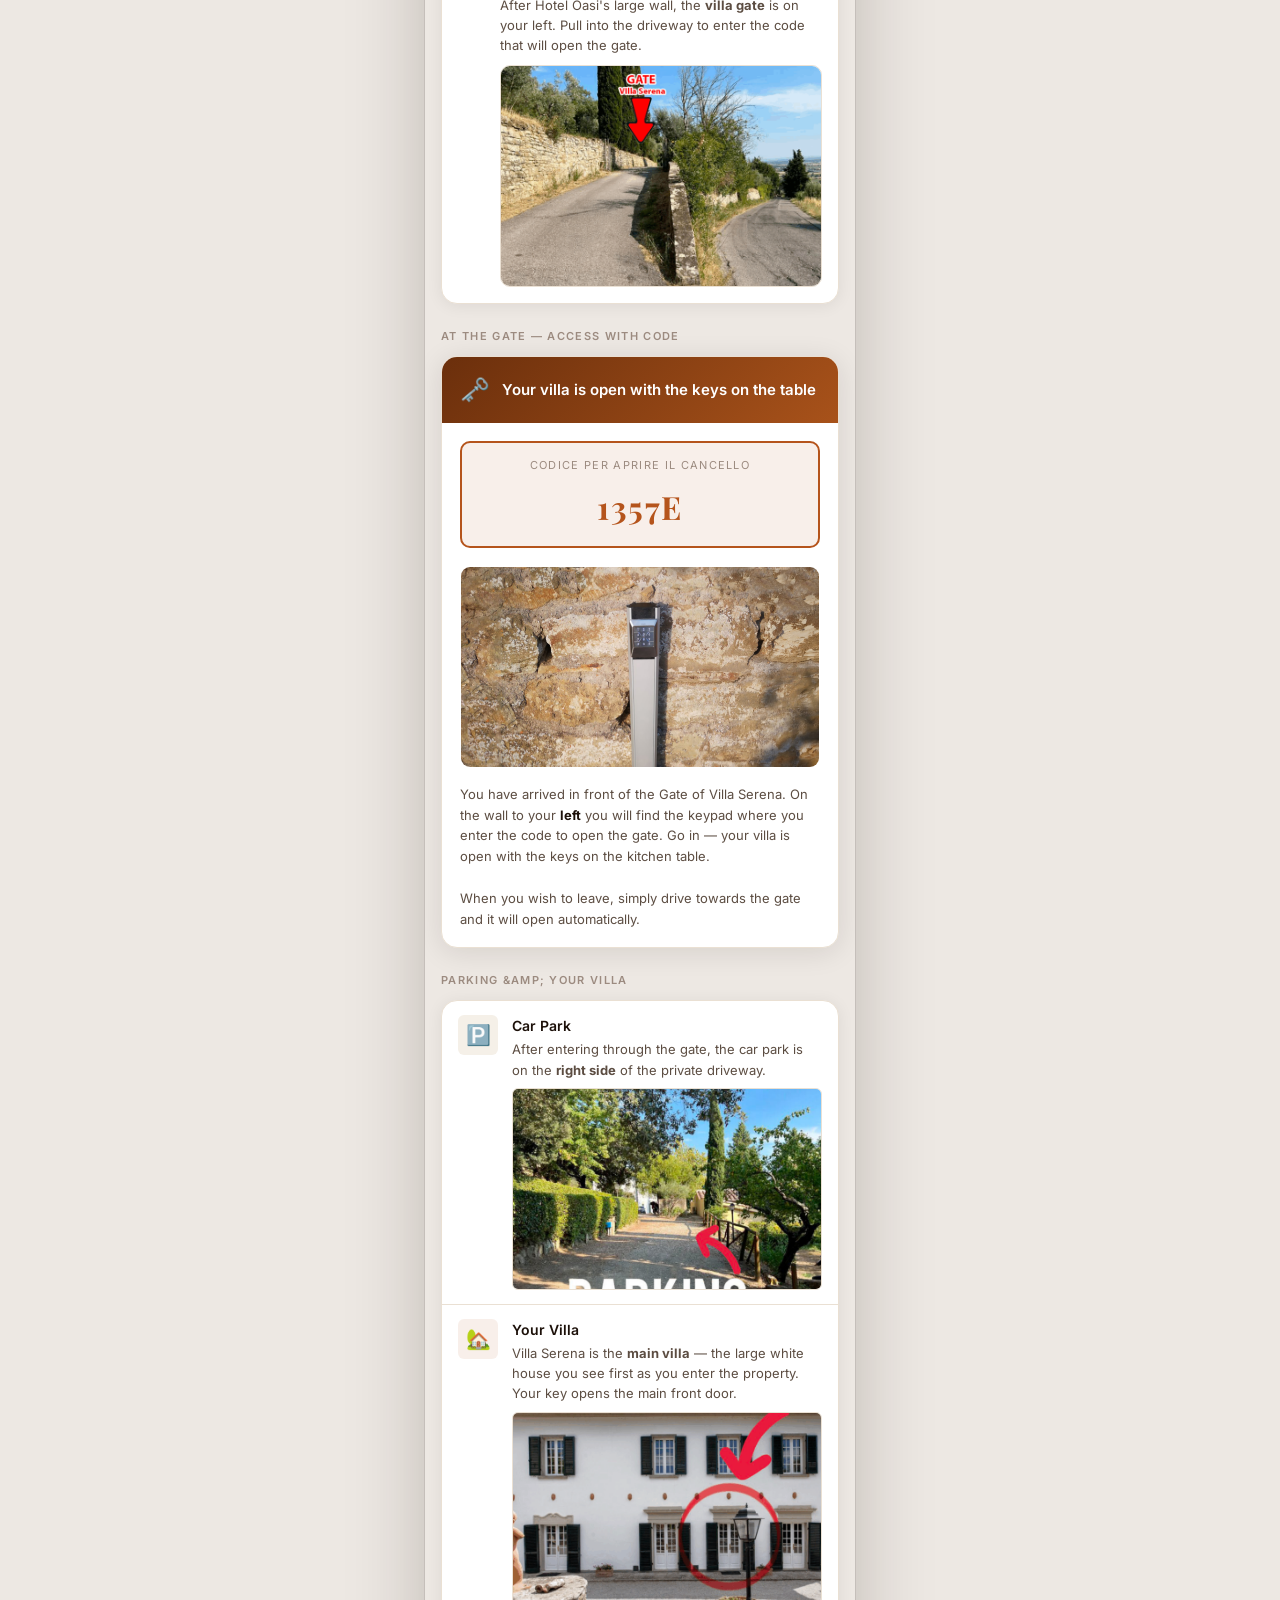
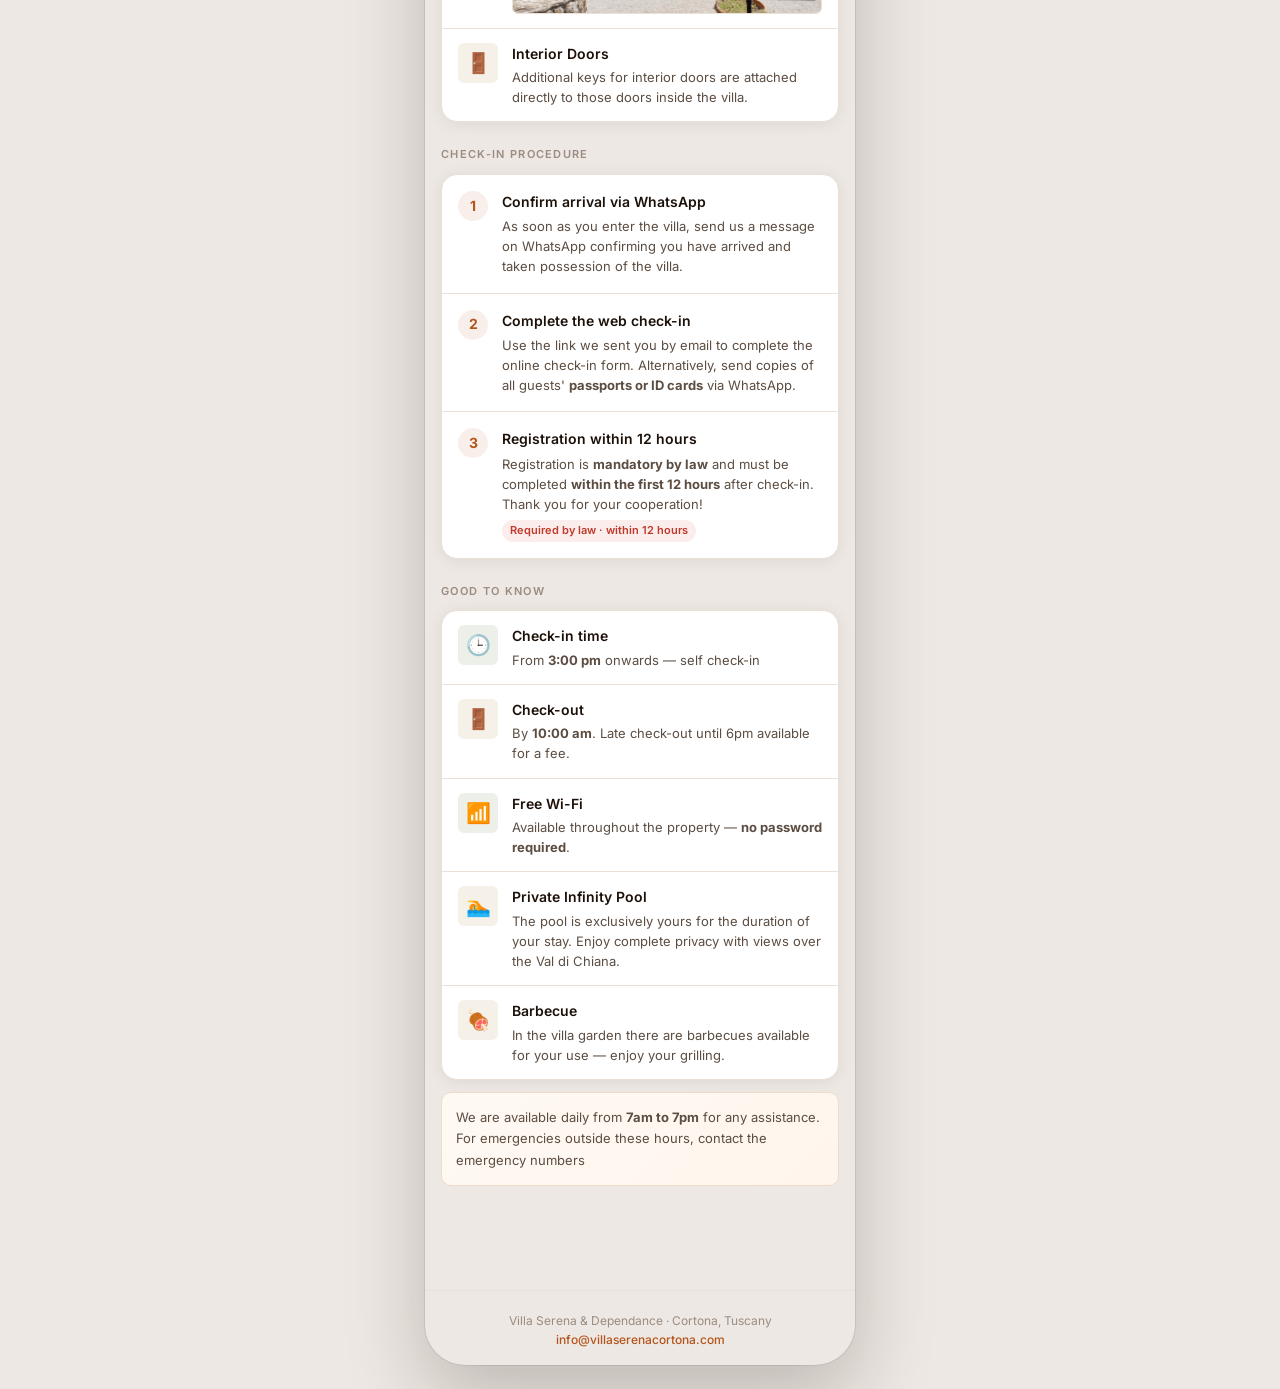
<file: serena/index.html>
<!DOCTYPE html>
<html lang="en">
<head>
  <meta charset="UTF-8">
  <meta name="viewport" content="width=device-width, initial-scale=1.0, maximum-scale=1.0, user-scalable=no">
  <meta name="apple-mobile-web-app-capable" content="yes">
  <meta name="apple-mobile-web-app-status-bar-style" content="default">
  <meta name="theme-color" content="#A8521A">
  <link rel="icon" type="image/png" href="../IMMAGINI/VS-FAVICON.PNG">
  <link rel="manifest" href="/manifest.json">
  <link rel="apple-touch-icon" href="/IMMAGINI/VS-FAVICON.PNG">
  <meta name="mobile-web-app-capable" content="yes">
  <title>Villa Serena — Arrival Guide</title>
  <meta property="og:type" content="website">
  <meta property="og:site_name" content="Villa Serena Cortona">
  <meta property="og:title" content="Villa Serena — Arrival Guide">
  <meta property="og:description" content="Your complete arrival guide for Villa Serena, Cortona, Tuscany.">
  <meta property="og:image" content="https://info.villaserenacortona.com/IMMAGINI/SERENA-ENTRATA.png">
  <meta property="og:url" content="https://info.villaserenacortona.com/serena/">
  <link rel="stylesheet" href="../property.css?v=20260403b">
</head>
<body class="prop-serena">
<div id="app">

  <header id="header">
    <div class="header-inner">
      <a href="../" class="header-home" aria-label="Home">
        <img src="../IMMAGINI/VS-FAVICON.PNG" alt="Home">
      </a>
      <div class="header-title">
        Villa Serena
        <small data-i18n="guide_small">Guest Arrival Guide</small>
      </div>
      <a href="tel:+390575612531" class="header-call" aria-label="Call reception">
        <svg viewBox="0 0 24 24" fill="none" stroke="currentColor" stroke-width="2" stroke-linecap="round"><path d="M22 16.92v3a2 2 0 0 1-2.18 2 19.79 19.79 0 0 1-8.63-3.07A19.5 19.5 0 0 1 4.69 13a19.79 19.79 0 0 1-3.07-8.67A2 2 0 0 1 3.54 2h3a2 2 0 0 1 2 1.72c.127.96.361 1.903.7 2.81a2 2 0 0 1-.45 2.11L8.09 9.91a16 16 0 0 0 6 6l1.27-1.27a2 2 0 0 1 2.11-.45c.907.339 1.85.573 2.81.7A2 2 0 0 1 22 16.92z"/></svg>
      </a>
      <button class="lang-btn" id="lang-toggle" onclick="toggleLang()">IT</button>
    </div>
  </header>

  <div class="hero">
    <div class="hero-bg"></div>
    <div class="hero-content">
      <p class="hero-eyebrow" data-i18n="hero_eyebrow">Welcome to · Benvenuti</p>
      <h1 class="hero-title">Villa<br><em>Serena</em></h1>
      <p class="hero-subtitle">Cortona, Tuscany · 180 m²</p>
    </div>
  </div>

  <div class="page-content">

    <p class="section-label" data-i18n="s_your_property">Your Property</p>
    <div class="stats-row">
      <div class="stat-card"><div class="num">3</div><div class="lbl" data-i18n="stat_bedrooms">Bedrooms</div></div>
      <div class="stat-card"><div class="num">2+1</div><div class="lbl" data-i18n="stat_bathrooms">Bathrooms</div></div>
      <div class="stat-card"><div class="num">6</div><div class="lbl" data-i18n="stat_guests">Guests</div></div>
      <div class="stat-card"><div class="num">180</div><div class="lbl">m²</div></div>
    </div>

    <div class="prop-tag-strip">
      <span class="prop-tag" data-i18n="tag_main_villa">🏠 Main villa</span>
      <span class="prop-tag" data-i18n="tag_inf_pool">♾️ Infinity pool</span>
      <span class="prop-tag" data-i18n="tag_priv_gardens">🌿 Private garden</span>
      <span class="prop-tag" data-i18n="tag_pet_friendly">🐾 Pet friendly</span>
      <span class="prop-tag" data-i18n="tag_ac">❄️ Air conditioning</span>
      <span class="prop-tag" data-i18n="tag_wifi">📶 Free Wi-Fi</span>
    </div>

    <p class="section-label" data-i18n="s_need_help">Need Help?</p>
    <div class="cta-row">
      <a href="tel:+390575612531" class="cta-btn primary">
        <svg viewBox="0 0 24 24" fill="none" stroke="currentColor" stroke-width="2" stroke-linecap="round"><path d="M22 16.92v3a2 2 0 0 1-2.18 2 19.79 19.79 0 0 1-8.63-3.07A19.5 19.5 0 0 1 4.69 13a19.79 19.79 0 0 1-3.07-8.67A2 2 0 0 1 3.54 2h3a2 2 0 0 1 2 1.72c.127.96.361 1.903.7 2.81a2 2 0 0 1-.45 2.11L8.09 9.91a16 16 0 0 0 6 6l1.27-1.27a2 2 0 0 1 2.11-.45c.907.339 1.85.573 2.81.7A2 2 0 0 1 22 16.92z"/></svg>
        <span data-i18n="call_us">Call us</span>
        <small data-i18n="call_us_small">Daily 7am–7pm</small>
      </a>
      <a href="https://wa.me/390575612531" target="_blank" class="cta-btn">
        <svg viewBox="0 0 24 24" fill="none" stroke="currentColor" stroke-width="2" stroke-linecap="round" stroke-linejoin="round"><path d="M21 15a2 2 0 0 1-2 2H7l-4 4V5a2 2 0 0 1 2-2h14a2 2 0 0 1 2 2z"/></svg>
        <span data-i18n="whatsapp">WhatsApp</span>
        <small data-i18n="whatsapp_small">Send a message</small>
      </a>
    </div>

    <p class="section-label" data-i18n="s_how_to_reach">How to Reach Us</p>

    <a href="https://maps.google.com/?q=43.267296,11.9976595" target="_blank" rel="noopener" class="map-btn">
      <div class="map-icon">📍</div>
      <div class="map-text">
        <strong data-i18n="map_strong">Open in Google Maps</strong>
        <span>43.267296, 11.9976595 — Cortona</span>
      </div>
      <svg class="arrow" viewBox="0 0 24 24" fill="none" stroke="currentColor" stroke-width="2" stroke-linecap="round" stroke-linejoin="round"><polyline points="9 18 15 12 9 6"/></svg>
    </a>

    <div class="steps" style="margin-top:10px;">
      <div class="step">
        <div class="step-num">1</div>
        <div class="step-body">
          <strong data-i18n="step1_title">Coming from the top of the hill</strong>
          <p data-i18n-html="step1_p">The entrance avenue of Villa Serena &amp; Dépendance is on your <b>left</b>, just after <b>Hotel Oasi</b>.</p>
          <div class="step-img"><img src="../IMMAGINI/step1-gira-sinistra.jpg" alt="Turn left to find the gate" loading="lazy"></div>
        </div>
      </div>
      <div class="step">
        <div class="step-num">2</div>
        <div class="step-body">
          <strong data-i18n="step2_title">Coming from the bottom of the hill</strong>
          <p data-i18n-html="step2_p_serena">Do <b>not</b> turn immediately at the first entrance — it is on a dangerous curve. Continue uphill ~150m to <b>Hotel Oasi Neumann's small parking</b> on the right (blue arrow). Maneuver there, turn left back down the hill.</p>
          <div class="step-img"><img src="../IMMAGINI/step2-oasi-parking.png" alt="Hotel Oasi parking to maneuver" loading="lazy"></div>
        </div>
      </div>
      <div class="step">
        <div class="step-num">3</div>
        <div class="step-body">
          <strong data-i18n="step3_title">The entrance</strong>
          <p data-i18n-html="step3_p_serena">After Hotel Oasi's large wall, the <b>villa gate</b> is on your left. You can pull into the driveway to park briefly while collecting the keys.</p>
          <div class="step-img"><img src="../IMMAGINI/step3-cancello.png" alt="Villa Serena entrance gate" loading="lazy"></div>
        </div>
      </div>
    </div>

    <p class="section-label" data-i18n="s_key_collection">At the Gate — Key Collection</p>
    <div class="key-box">
      <div class="key-box-header">
        <span class="icon">🗝️</span>
        <strong data-i18n="key_find">Find your keys in the wall on the right of the gate</strong>
      </div>
      <div class="key-name-badge">
        <div class="key-label" data-i18n="key_label">Take only the keys labelled</div>
        <div class="key-value">1357E</div>
      </div>
      <div class="key-img"><img src="../IMMAGINI/colonna.jpg" alt="Where to find the keys" loading="lazy"></div>
      <div class="key-box-note" data-i18n-html="key_note_serena">Inside the hole in the wall to the <b>right of the gate</b> you will find the keys to your villa and the <b>remote control</b> that opens the gate automatically. Take <b>only</b> the keys marked <b>SERENA</b>. The gate closes automatically behind you.</div>
    </div>

    <p class="section-label" data-i18n="serena_s_parking">Parking &amp; Your Villa</p>
    <div class="info-card">
      <div class="info-item">
        <div class="info-icon">🅿️</div>
        <div class="info-text">
          <strong data-i18n="car_park">Car Park</strong>
          <p data-i18n-html="car_park_p">After entering through the gate, the car park is on the <b>right side</b> of the private driveway.</p>
          <div class="info-img"><img src="../IMMAGINI/PACHEGGIO.jpg" alt="Car park" loading="lazy"></div>
        </div>
      </div>
      <div class="info-item">
        <div class="info-icon prop">🏡</div>
        <div class="info-text">
          <strong data-i18n="serena_apt_title">Your Villa</strong>
          <p data-i18n-html="serena_apt_p">Villa Serena is the <b>main villa</b> — the large white house you see first as you enter the property. Your key opens the main front door.</p>
          <div class="info-img"><img src="../IMMAGINI/SERENA-ENTRATA.png" alt="Villa Serena entrance" loading="lazy"></div>
        </div>
      </div>
      <div class="info-item">
        <div class="info-icon">🚪</div>
        <div class="info-text">
          <strong data-i18n="int_doors">Interior Doors</strong>
          <p data-i18n="int_doors_p_villa">Additional keys for interior doors are attached directly to those doors inside the villa.</p>
        </div>
      </div>
    </div>

    <p class="section-label" data-i18n="s_checkin_proc">Check-in Procedure</p>
    <div class="checkin-steps">
      <div class="checkin-step">
        <div class="checkin-num">1</div>
        <div class="checkin-body">
          <strong data-i18n="ci1_title">Confirm arrival via WhatsApp</strong>
          <p data-i18n="ci1_p_serena">As soon as you enter the villa, send us a message on WhatsApp confirming you have arrived and taken possession of the villa.</p>
        </div>
      </div>
      <div class="checkin-step">
        <div class="checkin-num">2</div>
        <div class="checkin-body">
          <strong data-i18n="ci2_title">Complete the web check-in</strong>
          <p data-i18n-html="ci2_p">Use the link we sent you by email to complete the online check-in form. Alternatively, send copies of all guests' <b>passports or ID cards</b> via WhatsApp.</p>
        </div>
      </div>
      <div class="checkin-step">
        <div class="checkin-num">3</div>
        <div class="checkin-body">
          <strong data-i18n="ci3_title">Registration within 12 hours</strong>
          <p data-i18n-html="ci3_p_serena">Registration is <b>mandatory by law</b> and must be completed <b>within the first 12 hours</b> after check-in. Thank you for your cooperation!</p>
          <span class="badge badge-red" style="margin-top:6px;" data-i18n="ci3_badge">Required by law · within 12 hours</span>
        </div>
      </div>
    </div>

    <p class="section-label" data-i18n="s_good_to_know">Good to Know</p>
    <div class="info-card">
      <div class="info-item">
        <div class="info-icon green">🕒</div>
        <div class="info-text">
          <strong data-i18n="gk_ci_title">Check-in time</strong>
          <p data-i18n-html="gk_ci_p">From <b>3:00 pm</b> to <b>7:00 pm</b>. Early check-in available on request.</p>
        </div>
      </div>
      <div class="info-item">
        <div class="info-icon">🚪</div>
        <div class="info-text">
          <strong data-i18n="gk_co_title">Check-out</strong>
          <p data-i18n-html="gk_co_p">By <b>10:00 am</b>. Late check-out until 6pm available for a fee.</p>
        </div>
      </div>
      <div class="info-item">
        <div class="info-icon green">📶</div>
        <div class="info-text">
          <strong data-i18n="gk_wifi_title">Free Wi-Fi</strong>
          <p data-i18n-html="gk_wifi_p">Available throughout the property — <b>no password required</b>.</p>
        </div>
      </div>
      <div class="info-item">
        <div class="info-icon">🏊</div>
        <div class="info-text">
          <strong data-i18n="gk_pool_excl_title">Piscina a Sfioro Privata</strong>
          <p data-i18n-html="gk_pool_excl_p">La piscina è esclusivamente a tua disposizione per tutta la durata del soggiorno. Goditi la massima privacy con vista sulla Val di Chiana.</p>
        </div>
      </div>
      <div class="info-item">
        <div class="info-icon">🍖</div>
        <div class="info-text">
          <strong data-i18n="gk_bbq_title">Barbecue</strong>
          <p data-i18n-html="gk_bbq_p">Nel giardino della villa sono presenti dei Barbecue, puoi usarli per fare le tue grigliate.</p>
        </div>
      </div>
    </div>

    <div class="highlight-box" data-i18n-html="highlight_emerg">
      We are available daily from <b>7am to 7pm</b> for any assistance. For emergencies outside these hours, contact Mr. Francesco: <a href="tel:+393921551115" style="color:var(--prop-accent);font-weight:600;">+39 392 1551115</a>
    </div>

  </div>

  <footer class="page-footer">
    Villa Serena &amp; Dependance · Cortona, Tuscany<br>
    <a href="mailto:info@villaserenacortona.com">info@villaserenacortona.com</a>
  </footer>


  <nav id="prop-nav">
    <a href="../?tab=home" class="prop-nav-btn">
      <img src="../IMMAGINI/VS-FAVICON.PNG" class="prop-nav-img" alt="Home">
      <span>Home</span>
    </a>
    <a href="../?tab=contacts" class="prop-nav-btn">
      <svg viewBox="0 0 24 24" fill="none" stroke="currentColor" stroke-width="2" stroke-linecap="round" stroke-linejoin="round"><path d="M22 16.92v3a2 2 0 0 1-2.18 2 19.79 19.79 0 0 1-8.63-3.07A19.5 19.5 0 0 1 4.69 13a19.79 19.79 0 0 1-3.07-8.67A2 2 0 0 1 3.54 2h3a2 2 0 0 1 2 1.72c.127.96.361 1.903.7 2.81a2 2 0 0 1-.45 2.11L8.09 9.91a16 16 0 0 0 6 6l1.27-1.27a2 2 0 0 1 2.11-.45c.907.339 1.85.573 2.81.7A2 2 0 0 1 22 16.92z"/></svg>
      <span data-i18n="nav_contacts">Contacts</span>
    </a>
    <a href="../?tab=info" class="prop-nav-btn">
      <svg viewBox="0 0 24 24" fill="none" stroke="currentColor" stroke-width="2" stroke-linecap="round" stroke-linejoin="round"><circle cx="12" cy="12" r="10"/><line x1="12" y1="8" x2="12" y2="12"/><line x1="12" y1="16" x2="12.01" y2="16"/></svg>
      <span data-i18n="nav_info">Info</span>
    </a>
    <a href="../?tab=extras" class="prop-nav-btn">
      <img src="../IMMAGINI/ADDEXTRA.png" class="prop-nav-img" alt="Extra">
      <span data-i18n="nav_extras">Extras</span>
    </a>
    <a href="../?tab=restaurants" class="prop-nav-btn">
      <svg viewBox="0 0 24 24" fill="none" stroke="currentColor" stroke-width="2" stroke-linecap="round" stroke-linejoin="round"><line x1="8" y1="2" x2="8" y2="22"/><path d="M5 2v6a3 3 0 0 0 6 0V2"/><path d="M15 2a5 5 0 0 1 5 5v13a1 1 0 0 1-1 1h-3a1 1 0 0 1-1-1V2z"/></svg>
      <span data-i18n="nav_restaurants">Restaurants</span>
    </a>
    <a href="../?tab=more" class="prop-nav-btn">
      <svg viewBox="0 0 24 24" fill="none" stroke="currentColor" stroke-width="2" stroke-linecap="round" stroke-linejoin="round"><circle cx="12" cy="5" r="1" fill="currentColor"/><circle cx="12" cy="12" r="1" fill="currentColor"/><circle cx="12" cy="19" r="1" fill="currentColor"/></svg>
      <span data-i18n="nav_more">More</span>
    </a>
  </nav>
</div>
<script src="../i18n.js?v=20260403b"></script>
</body>
</html>
</file>
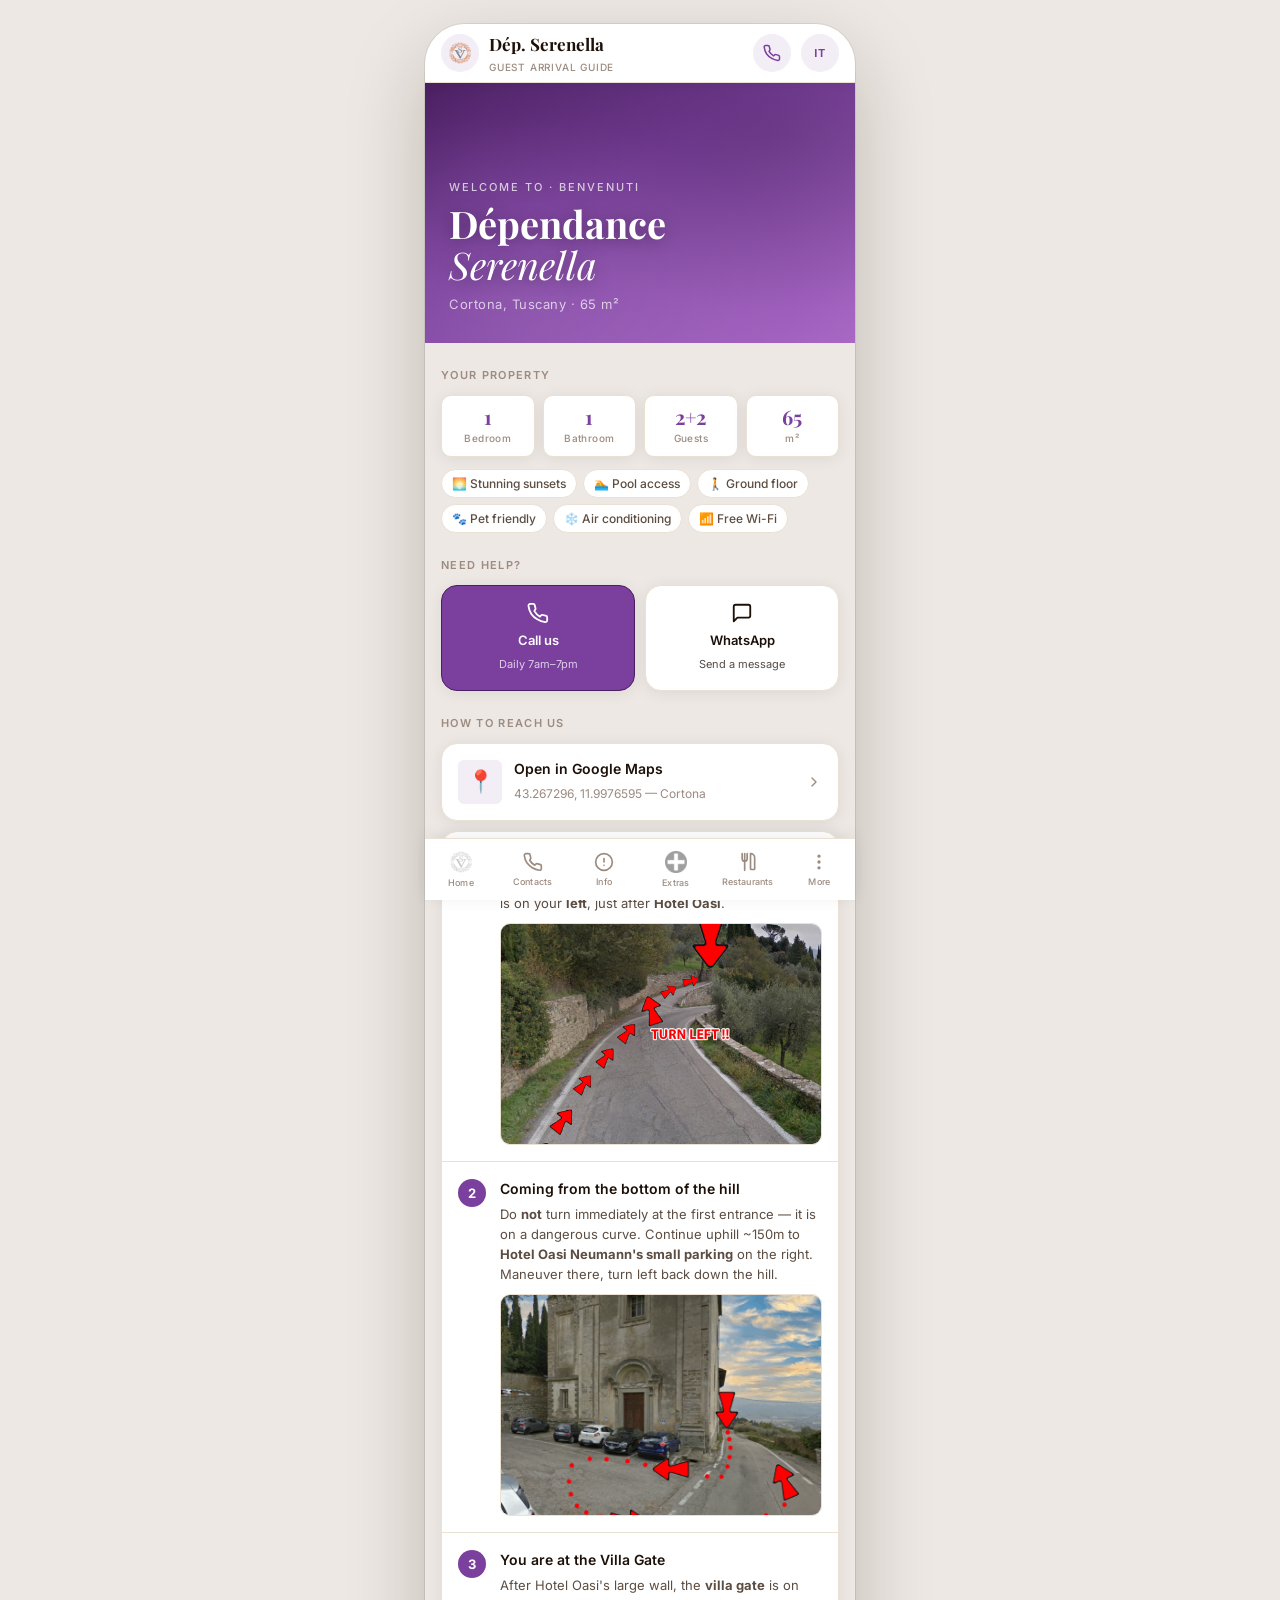
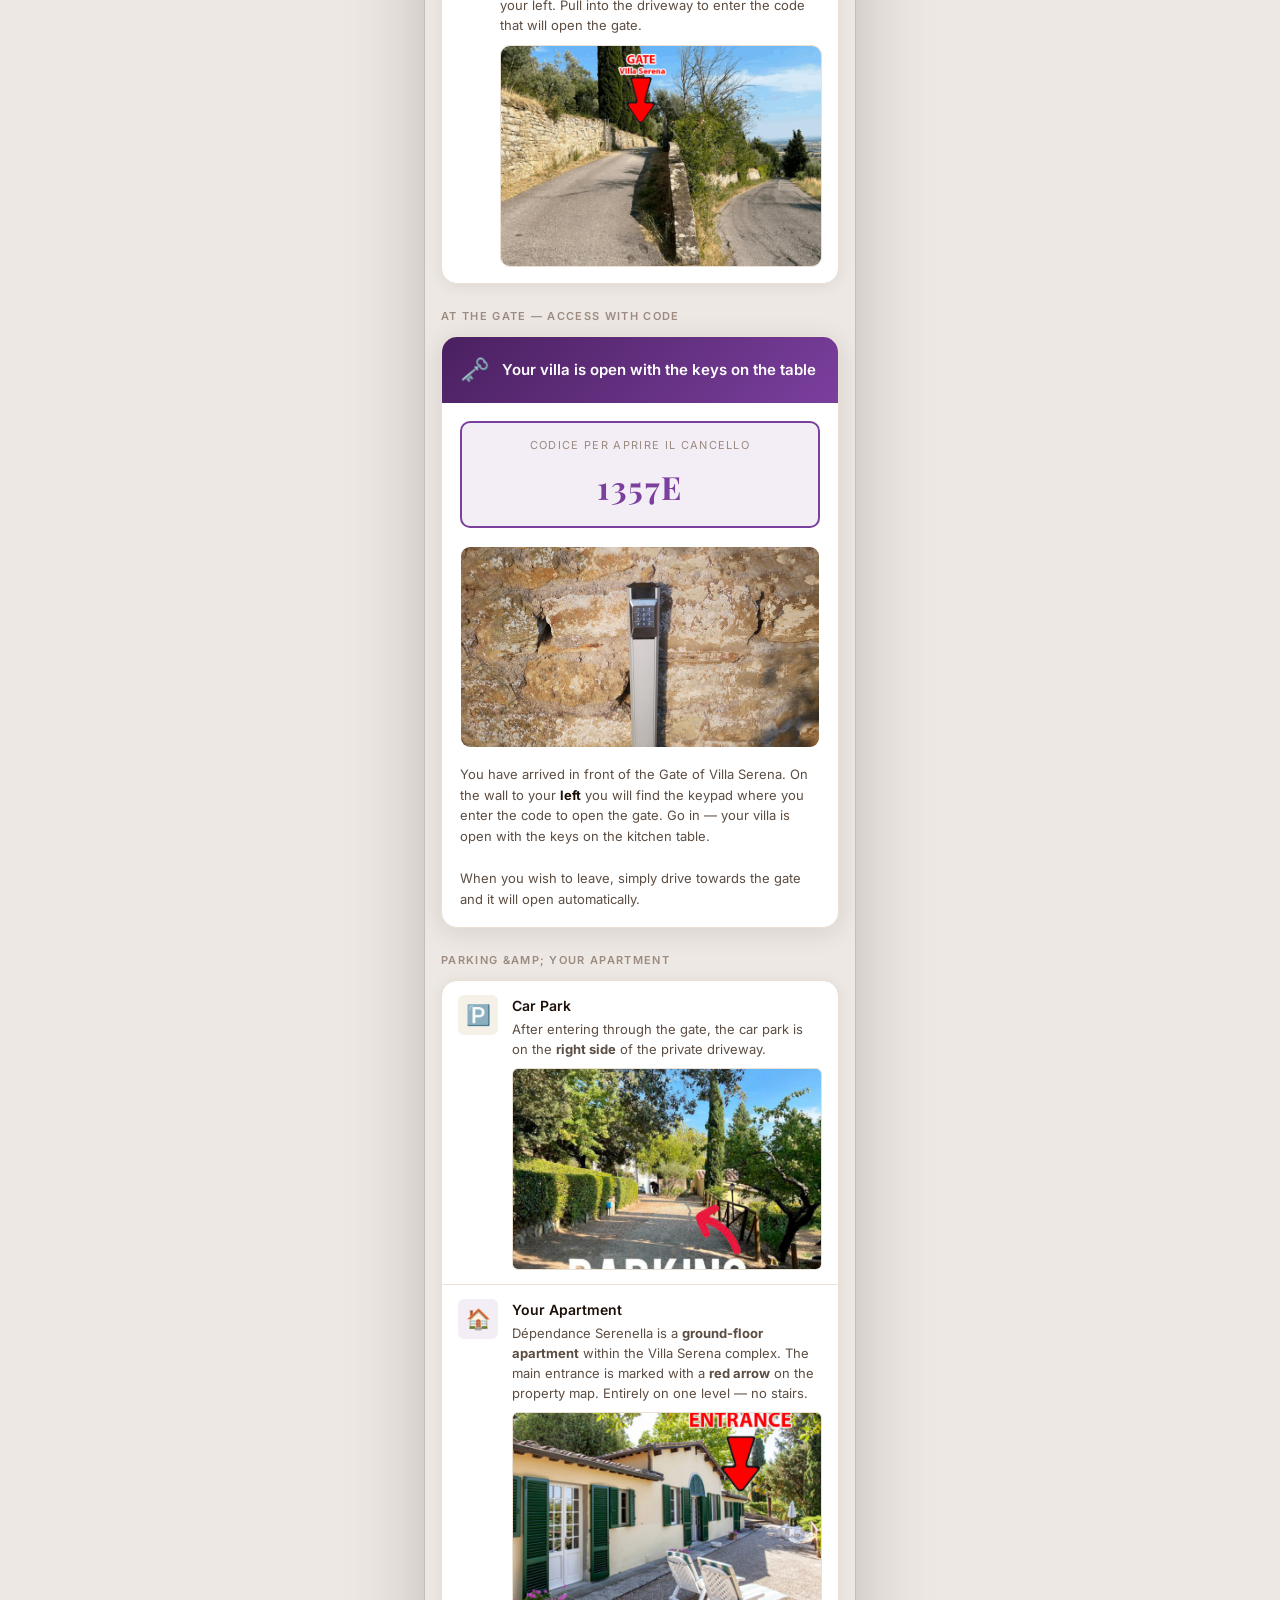
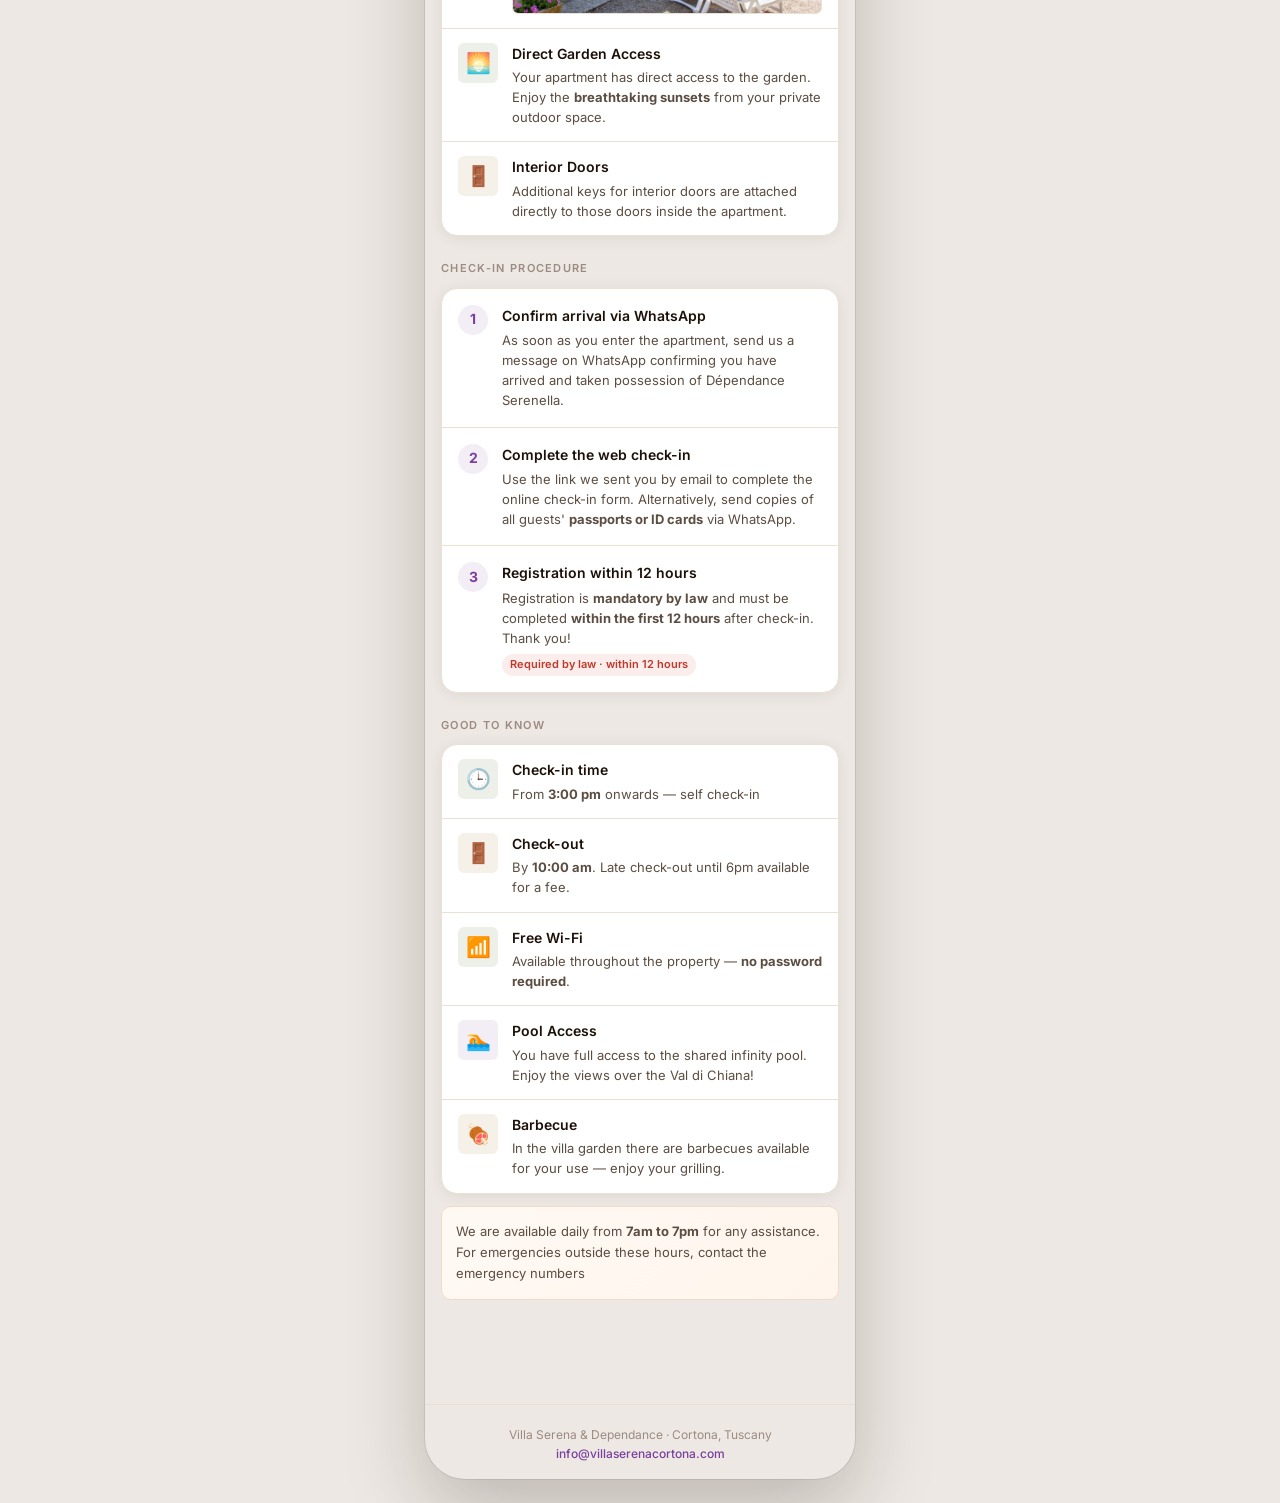
<file: serenella/index.html>
<!DOCTYPE html>
<html lang="en">
<head>
  <meta charset="UTF-8">
  <meta name="viewport" content="width=device-width, initial-scale=1.0, maximum-scale=1.0, user-scalable=no">
  <meta name="apple-mobile-web-app-capable" content="yes">
  <meta name="apple-mobile-web-app-status-bar-style" content="default">
  <meta name="theme-color" content="#7B3F9E">
  <link rel="icon" type="image/png" href="../IMMAGINI/VS-FAVICON.PNG">
  <link rel="manifest" href="/manifest.json">
  <link rel="apple-touch-icon" href="/IMMAGINI/VS-FAVICON.PNG">
  <meta name="mobile-web-app-capable" content="yes">
  <title>Dépendance Serenella — Arrival Guide</title>
  <meta property="og:type" content="website">
  <meta property="og:site_name" content="Villa Serena Cortona">
  <meta property="og:title" content="Dépendance Serenella — Arrival Guide">
  <meta property="og:description" content="Your complete arrival guide for Dépendance Serenella, Cortona, Tuscany.">
  <meta property="og:image" content="https://info.villaserenacortona.com/IMMAGINI/SERENELLA-ENTRATA.jpg">
  <meta property="og:url" content="https://info.villaserenacortona.com/serenella/">
  <link rel="stylesheet" href="../property.css?v=20260403b">
</head>
<body class="prop-serenella">
<div id="app">

  <header id="header">
    <div class="header-inner">
      <a href="../" class="header-home" aria-label="Home">
        <img src="../IMMAGINI/VS-FAVICON.PNG" alt="Home">
      </a>
      <div class="header-title">
        Dép. Serenella
        <small data-i18n="guide_small">Guest Arrival Guide</small>
      </div>
      <a href="tel:+390575612531" class="header-call" aria-label="Call reception">
        <svg viewBox="0 0 24 24" fill="none" stroke="currentColor" stroke-width="2" stroke-linecap="round"><path d="M22 16.92v3a2 2 0 0 1-2.18 2 19.79 19.79 0 0 1-8.63-3.07A19.5 19.5 0 0 1 4.69 13a19.79 19.79 0 0 1-3.07-8.67A2 2 0 0 1 3.54 2h3a2 2 0 0 1 2 1.72c.127.96.361 1.903.7 2.81a2 2 0 0 1-.45 2.11L8.09 9.91a16 16 0 0 0 6 6l1.27-1.27a2 2 0 0 1 2.11-.45c.907.339 1.85.573 2.81.7A2 2 0 0 1 22 16.92z"/></svg>
      </a>
      <button class="lang-btn" id="lang-toggle" onclick="toggleLang()">IT</button>
    </div>
  </header>

  <div class="hero">
    <div class="hero-bg"></div>
    <div class="hero-content">
      <p class="hero-eyebrow" data-i18n="hero_eyebrow">Welcome to · Benvenuti</p>
      <h1 class="hero-title">Dépendance<br><em>Serenella</em></h1>
      <p class="hero-subtitle">Cortona, Tuscany · 65 m²</p>
    </div>
  </div>

  <div class="page-content">

    <p class="section-label" data-i18n="s_your_property">Your Property</p>
    <div class="stats-row">
      <div class="stat-card"><div class="num">1</div><div class="lbl" data-i18n="stat_bedroom">Bedroom</div></div>
      <div class="stat-card"><div class="num">1</div><div class="lbl" data-i18n="stat_bathroom">Bathroom</div></div>
      <div class="stat-card"><div class="num">2+2</div><div class="lbl" data-i18n="stat_guests">Guests</div></div>
      <div class="stat-card"><div class="num">65</div><div class="lbl">m²</div></div>
    </div>

    <div class="prop-tag-strip">
      <span class="prop-tag" data-i18n="tag_sunsets">🌅 Stunning sunsets</span>
      <span class="prop-tag" data-i18n="tag_pool_access">🏊 Pool access</span>
      <span class="prop-tag" data-i18n="tag_ground_floor">🚶 Ground floor</span>
      <span class="prop-tag" data-i18n="tag_pet_friendly">🐾 Pet friendly</span>
      <span class="prop-tag" data-i18n="tag_ac">❄️ Air conditioning</span>
      <span class="prop-tag" data-i18n="tag_wifi">📶 Free Wi-Fi</span>
    </div>

    <p class="section-label" data-i18n="s_need_help">Need Help?</p>
    <div class="cta-row">
      <a href="tel:+390575612531" class="cta-btn primary">
        <svg viewBox="0 0 24 24" fill="none" stroke="currentColor" stroke-width="2" stroke-linecap="round"><path d="M22 16.92v3a2 2 0 0 1-2.18 2 19.79 19.79 0 0 1-8.63-3.07A19.5 19.5 0 0 1 4.69 13a19.79 19.79 0 0 1-3.07-8.67A2 2 0 0 1 3.54 2h3a2 2 0 0 1 2 1.72c.127.96.361 1.903.7 2.81a2 2 0 0 1-.45 2.11L8.09 9.91a16 16 0 0 0 6 6l1.27-1.27a2 2 0 0 1 2.11-.45c.907.339 1.85.573 2.81.7A2 2 0 0 1 22 16.92z"/></svg>
        <span data-i18n="call_us">Call us</span>
        <small data-i18n="call_us_small">Daily 7am–7pm</small>
      </a>
      <a href="https://wa.me/390575612531" target="_blank" class="cta-btn">
        <svg viewBox="0 0 24 24" fill="none" stroke="currentColor" stroke-width="2" stroke-linecap="round" stroke-linejoin="round"><path d="M21 15a2 2 0 0 1-2 2H7l-4 4V5a2 2 0 0 1 2-2h14a2 2 0 0 1 2 2z"/></svg>
        <span data-i18n="whatsapp">WhatsApp</span>
        <small data-i18n="whatsapp_small">Send a message</small>
      </a>
    </div>

    <p class="section-label" data-i18n="s_how_to_reach">How to Reach Us</p>

    <a href="https://maps.google.com/?q=43.267296,11.9976595" target="_blank" rel="noopener" class="map-btn">
      <div class="map-icon">📍</div>
      <div class="map-text">
        <strong data-i18n="map_strong">Open in Google Maps</strong>
        <span>43.267296, 11.9976595 — Cortona</span>
      </div>
      <svg class="arrow" viewBox="0 0 24 24" fill="none" stroke="currentColor" stroke-width="2" stroke-linecap="round" stroke-linejoin="round"><polyline points="9 18 15 12 9 6"/></svg>
    </a>

    <div class="steps" style="margin-top:10px;">
      <div class="step">
        <div class="step-num">1</div>
        <div class="step-body">
          <strong data-i18n="step1_title">Coming from the top of the hill</strong>
          <p data-i18n-html="step1_p">The entrance avenue of Villa Serena &amp; Dépendance is on your <b>left</b>, just after <b>Hotel Oasi</b>.</p>
          <div class="step-img"><img src="../IMMAGINI/step1-gira-sinistra.jpg" alt="Turn left to find the gate" loading="lazy"></div>
        </div>
      </div>
      <div class="step">
        <div class="step-num">2</div>
        <div class="step-body">
          <strong data-i18n="step2_title">Coming from the bottom of the hill</strong>
          <p data-i18n-html="step2_p">Do <b>not</b> turn immediately at the first entrance — it is on a dangerous curve. Continue uphill ~150m to <b>Hotel Oasi Neumann's small parking</b> on the right. Maneuver there, turn left back down the hill.</p>
          <div class="step-img"><img src="../IMMAGINI/step2-oasi-parking.png" alt="Hotel Oasi parking to maneuver" loading="lazy"></div>
        </div>
      </div>
      <div class="step">
        <div class="step-num">3</div>
        <div class="step-body">
          <strong data-i18n="step3_title">The entrance</strong>
          <p data-i18n-html="step3_p">After Hotel Oasi's large wall, the <b>villa gate</b> is on your left. Pull into the driveway to collect your keys.</p>
          <div class="step-img"><img src="../IMMAGINI/step3-cancello.png" alt="Villa Serena entrance gate" loading="lazy"></div>
        </div>
      </div>
    </div>

    <p class="section-label" data-i18n="s_key_collection">At the Gate — Key Collection</p>
    <div class="key-box">
      <div class="key-box-header">
        <span class="icon">🗝️</span>
        <strong data-i18n="key_find">Find your keys in the wall on the right of the gate</strong>
      </div>
      <div class="key-name-badge">
        <div class="key-label" data-i18n="key_label">Take only the keys labelled</div>
        <div class="key-value">1357E</div>
      </div>
      <div class="key-img"><img src="../IMMAGINI/colonna.jpg" alt="Where to find the keys" loading="lazy"></div>
      <div class="key-box-note" data-i18n-html="key_note_serenella">Inside the hole in the wall to the <b>right of the gate</b> you will find the keys to your apartment and the <b>remote control</b> that opens the gate automatically. Take <b>only</b> the keys marked <b>SERENELLA</b>. The gate closes automatically behind you.</div>
    </div>

    <p class="section-label" data-i18n="sella_s_parking">Parking &amp; Your Apartment</p>
    <div class="info-card">
      <div class="info-item">
        <div class="info-icon">🅿️</div>
        <div class="info-text">
          <strong data-i18n="car_park">Car Park</strong>
          <p data-i18n-html="car_park_p">After entering through the gate, the car park is on the <b>right side</b> of the private driveway.</p>
          <div class="info-img"><img src="../IMMAGINI/PACHEGGIO.jpg" alt="Car park" loading="lazy"></div>
        </div>
      </div>
      <div class="info-item">
        <div class="info-icon prop">🏠</div>
        <div class="info-text">
          <strong data-i18n="sella_apt_title">Your Apartment</strong>
          <p data-i18n-html="sella_apt_p">Dépendance Serenella is a <b>ground-floor apartment</b> within the Villa Serena complex. The main entrance is marked with a <b>red arrow</b> on the property map. Entirely on one level — no stairs.</p>
          <div class="info-img"><img src="../IMMAGINI/SERENELLA-ENTRATA.jpg" alt="Dépendance Serenella entrance" loading="lazy"></div>
        </div>
      </div>
      <div class="info-item">
        <div class="info-icon green">🌅</div>
        <div class="info-text">
          <strong data-i18n="sella_garden_title">Direct Garden Access</strong>
          <p data-i18n-html="sella_garden_p">Your apartment has direct access to the garden. Enjoy the <b>breathtaking sunsets</b> from your private outdoor space.</p>
        </div>
      </div>
      <div class="info-item">
        <div class="info-icon">🚪</div>
        <div class="info-text">
          <strong data-i18n="int_doors">Interior Doors</strong>
          <p data-i18n="int_doors_p">Additional keys for interior doors are attached directly to those doors inside the apartment.</p>
        </div>
      </div>
    </div>

    <p class="section-label" data-i18n="s_checkin_proc">Check-in Procedure</p>
    <div class="checkin-steps">
      <div class="checkin-step">
        <div class="checkin-num">1</div>
        <div class="checkin-body">
          <strong data-i18n="ci1_title">Confirm arrival via WhatsApp</strong>
          <p data-i18n="ci1_p_sella">As soon as you enter the apartment, send us a message on WhatsApp confirming you have arrived and taken possession of Dépendance Serenella.</p>
        </div>
      </div>
      <div class="checkin-step">
        <div class="checkin-num">2</div>
        <div class="checkin-body">
          <strong data-i18n="ci2_title">Complete the web check-in</strong>
          <p data-i18n-html="ci2_p">Use the link we sent you by email to complete the online check-in form. Alternatively, send copies of all guests' <b>passports or ID cards</b> via WhatsApp.</p>
        </div>
      </div>
      <div class="checkin-step">
        <div class="checkin-num">3</div>
        <div class="checkin-body">
          <strong data-i18n="ci3_title">Registration within 12 hours</strong>
          <p data-i18n-html="ci3_p">Registration is <b>mandatory by law</b> and must be completed <b>within the first 12 hours</b> after check-in. Thank you!</p>
          <span class="badge badge-red" style="margin-top:6px;" data-i18n="ci3_badge">Required by law · within 12 hours</span>
        </div>
      </div>
    </div>

    <p class="section-label" data-i18n="s_good_to_know">Good to Know</p>
    <div class="info-card">
      <div class="info-item">
        <div class="info-icon green">🕒</div>
        <div class="info-text">
          <strong data-i18n="gk_ci_title">Check-in time</strong>
          <p data-i18n-html="gk_ci_p">From <b>3:00 pm</b> to <b>7:00 pm</b>. Early check-in available on request.</p>
        </div>
      </div>
      <div class="info-item">
        <div class="info-icon">🚪</div>
        <div class="info-text">
          <strong data-i18n="gk_co_title">Check-out</strong>
          <p data-i18n-html="gk_co_p">By <b>10:00 am</b>. Late check-out until 6pm available for a fee.</p>
        </div>
      </div>
      <div class="info-item">
        <div class="info-icon green">📶</div>
        <div class="info-text">
          <strong data-i18n="gk_wifi_title">Free Wi-Fi</strong>
          <p data-i18n-html="gk_wifi_p">Available throughout the property — <b>no password required</b>.</p>
        </div>
      </div>
      <div class="info-item">
        <div class="info-icon prop">🏊</div>
        <div class="info-text">
          <strong data-i18n="gk_pool_title">Pool Access</strong>
          <p data-i18n-html="gk_pool_p_sella">You have full access to the shared infinity pool. Enjoy the views over the Val di Chiana!</p>
        </div>
      </div>
      <div class="info-item">
        <div class="info-icon">🍖</div>
        <div class="info-text">
          <strong data-i18n="gk_bbq_title">Barbecue</strong>
          <p data-i18n-html="gk_bbq_p">Nel giardino della villa sono presenti dei Barbecue, puoi usarli per fare le tue grigliate.</p>
        </div>
      </div>
    </div>

    <div class="highlight-box" data-i18n-html="highlight_emerg">
      We are available daily from <b>7am to 7pm</b> for any assistance. For emergencies outside these hours, contact Mr. Francesco: <a href="tel:+393921551115" style="color:var(--prop-accent);font-weight:600;">+39 392 1551115</a>
    </div>

  </div>

  <footer class="page-footer">
    Villa Serena &amp; Dependance · Cortona, Tuscany<br>
    <a href="mailto:info@villaserenacortona.com">info@villaserenacortona.com</a>
  </footer>


  <nav id="prop-nav">
    <a href="../?tab=home" class="prop-nav-btn">
      <img src="../IMMAGINI/VS-FAVICON.PNG" class="prop-nav-img" alt="Home">
      <span>Home</span>
    </a>
    <a href="../?tab=contacts" class="prop-nav-btn">
      <svg viewBox="0 0 24 24" fill="none" stroke="currentColor" stroke-width="2" stroke-linecap="round" stroke-linejoin="round"><path d="M22 16.92v3a2 2 0 0 1-2.18 2 19.79 19.79 0 0 1-8.63-3.07A19.5 19.5 0 0 1 4.69 13a19.79 19.79 0 0 1-3.07-8.67A2 2 0 0 1 3.54 2h3a2 2 0 0 1 2 1.72c.127.96.361 1.903.7 2.81a2 2 0 0 1-.45 2.11L8.09 9.91a16 16 0 0 0 6 6l1.27-1.27a2 2 0 0 1 2.11-.45c.907.339 1.85.573 2.81.7A2 2 0 0 1 22 16.92z"/></svg>
      <span data-i18n="nav_contacts">Contacts</span>
    </a>
    <a href="../?tab=info" class="prop-nav-btn">
      <svg viewBox="0 0 24 24" fill="none" stroke="currentColor" stroke-width="2" stroke-linecap="round" stroke-linejoin="round"><circle cx="12" cy="12" r="10"/><line x1="12" y1="8" x2="12" y2="12"/><line x1="12" y1="16" x2="12.01" y2="16"/></svg>
      <span data-i18n="nav_info">Info</span>
    </a>
    <a href="../?tab=extras" class="prop-nav-btn">
      <img src="../IMMAGINI/ADDEXTRA.png" class="prop-nav-img" alt="Extra">
      <span data-i18n="nav_extras">Extras</span>
    </a>
    <a href="../?tab=restaurants" class="prop-nav-btn">
      <svg viewBox="0 0 24 24" fill="none" stroke="currentColor" stroke-width="2" stroke-linecap="round" stroke-linejoin="round"><line x1="8" y1="2" x2="8" y2="22"/><path d="M5 2v6a3 3 0 0 0 6 0V2"/><path d="M15 2a5 5 0 0 1 5 5v13a1 1 0 0 1-1 1h-3a1 1 0 0 1-1-1V2z"/></svg>
      <span data-i18n="nav_restaurants">Restaurants</span>
    </a>
    <a href="../?tab=more" class="prop-nav-btn">
      <svg viewBox="0 0 24 24" fill="none" stroke="currentColor" stroke-width="2" stroke-linecap="round" stroke-linejoin="round"><circle cx="12" cy="5" r="1" fill="currentColor"/><circle cx="12" cy="12" r="1" fill="currentColor"/><circle cx="12" cy="19" r="1" fill="currentColor"/></svg>
      <span data-i18n="nav_more">More</span>
    </a>
  </nav>
</div>
<script src="../i18n.js?v=20260403b"></script>
</body>
</html>
</file>
<file: style.css>
/* ============================================================
   Villa Serena Cortona — Guest Info App
   Mobile-first design system
   ============================================================ */

@import url('https://fonts.googleapis.com/css2?family=Playfair+Display:ital,wght@0,500;0,700;1,400&family=Inter:wght@300;400;500;600&display=swap');

/* ── Variables ───────────────────────────────────────────── */
:root {
  --bg:           #FDFAF6;
  --surface:      #FFFFFF;
  --surface-2:    #F5F0E8;
  --border:       #EAE0D3;

  --primary:      #B5541C;
  --primary-dk:   #8A3D14;
  --primary-lt:   rgba(181, 84, 28, 0.08);
  --accent:       #C9973A;
  --accent-lt:    rgba(201, 151, 58, 0.12);

  --text:         #1C1009;
  --text-2:       #5C4D42;
  --text-3:       #9C8B80;

  --green:        #4A6F2E;
  --green-lt:     rgba(74, 111, 46, 0.10);
  --red:          #C0392B;
  --red-lt:       rgba(192, 57, 43, 0.09);

  --header-h:     58px;
  --nav-h:        72px;
  --safe-top:     env(safe-area-inset-top, 0px);
  --safe-bottom:  env(safe-area-inset-bottom, 0px);

  --r:            16px;
  --r-sm:         10px;
  --r-xs:         6px;

  --shadow:       0 2px 16px rgba(28,16,9,0.07);
  --shadow-md:    0 4px 28px rgba(28,16,9,0.11);
}

/* ── Reset ───────────────────────────────────────────────── */
*, *::before, *::after {
  box-sizing: border-box;
  margin: 0;
  padding: 0;
  -webkit-tap-highlight-color: transparent;
}

html {
  font-size: 16px;
  -webkit-text-size-adjust: 100%;
  scroll-behavior: smooth;
}

body {
  font-family: 'Inter', -apple-system, sans-serif;
  background: var(--bg);
  color: var(--text);
  line-height: 1.6;
  overscroll-behavior: none;
  -webkit-font-smoothing: antialiased;
}

a { color: inherit; text-decoration: none; }
button { font-family: inherit; cursor: pointer; border: none; background: none; }
img { max-width: 100%; display: block; }

/* ── App Shell ───────────────────────────────────────────── */
#app {
  display: flex;
  flex-direction: column;
  height: 100dvh;
  width: 100%;
  max-width: 430px;
  margin: 0 auto;
  overflow: hidden;
  position: relative;
}

/* ── Header ──────────────────────────────────────────────── */
#header {
  position: relative;
  z-index: 100;
  background: var(--surface);
  border-bottom: 1px solid var(--border);
  padding-top: var(--safe-top);
  flex-shrink: 0;
  box-shadow: 0 1px 12px rgba(28,16,9,0.06);
}

.header-inner {
  height: var(--header-h);
  display: flex;
  align-items: center;
  padding: 0 16px;
  gap: 10px;
}

.header-logo {
  width: 32px;
  height: 32px;
  color: var(--primary);
  flex-shrink: 0;
  display: flex;
  align-items: center;
  justify-content: center;
}
.header-tab-icon-img {
  width: 28px !important;
  height: 28px !important;
  max-width: 28px !important;
  display: block !important;
  filter: none !important;
}

#page-title {
  flex: 1;
  font-family: 'Playfair Display', Georgia, serif;
  font-size: 18px;
  font-weight: 700;
  color: var(--text);
  letter-spacing: 0.01em;
}

.header-call-btn {
  display: flex;
  align-items: center;
  justify-content: center;
  width: 38px;
  height: 38px;
  border-radius: 50%;
  background: var(--primary-lt);
  color: var(--primary);
  flex-shrink: 0;
  transition: background 0.2s;
}
.header-call-btn:active { background: var(--primary); color: #fff; }
.header-call-btn svg { width: 18px; height: 18px; }

/* Language toggle */
.lang-btn {
  display: flex;
  align-items: center;
  justify-content: center;
  width: 38px;
  height: 38px;
  border-radius: 50%;
  border: none;
  background: var(--primary-lt);
  color: var(--primary);
  font-size: 11px;
  font-weight: 700;
  letter-spacing: 0.07em;
  flex-shrink: 0;
  transition: background 0.18s, color 0.18s;
  line-height: 1;
}
.lang-btn:active { background: var(--primary); color: #fff; }
.header-call-btn svg { width: 18px; height: 18px; }

/* ── Main / Tab Panels ───────────────────────────────────── */
#main {
  flex: 1;
  overflow: hidden;
  position: relative;
}

.tab-panel {
  position: absolute;
  inset: 0;
  overflow-y: auto;
  -webkit-overflow-scrolling: touch;
  opacity: 0;
  pointer-events: none;
  transform: translateY(8px);
  transition: opacity 0.25s ease, transform 0.25s ease;
  padding-bottom: calc(var(--nav-h) + var(--safe-bottom) + 16px);
}

.tab-panel.active {
  opacity: 1;
  pointer-events: all;
  transform: translateY(0);
}

/* ── Bottom Navigation ───────────────────────────────────── */
#bottom-nav {
  flex-shrink: 0;
  position: relative;
  z-index: 100;
  background: var(--surface);
  border-top: 1px solid var(--border);
  display: flex;
  align-items: stretch;
  padding-bottom: var(--safe-bottom);
  height: calc(var(--nav-h) + var(--safe-bottom));
  box-shadow: 0 -2px 16px rgba(28,16,9,0.07);
}

.nav-btn {
  flex: 1;
  display: flex;
  flex-direction: column;
  align-items: center;
  justify-content: center;
  gap: 3px;
  padding: 8px 2px 6px;
  color: var(--text-3);
  transition: color 0.2s;
  position: relative;
}

.nav-btn svg {
  width: 20px;
  height: 20px;
  transition: transform 0.2s;
}

.nav-btn span {
  font-size: 9px;
  font-weight: 500;
  letter-spacing: 0.02em;
  white-space: nowrap;
  overflow: hidden;
  max-width: 100%;
}

.nav-icon-img {
  display: inline-block !important;
  width: 22px !important;
  height: 22px !important;
  max-width: 22px !important;
  object-fit: contain;
  filter: grayscale(1) opacity(0.45);
  transition: filter 0.2s, transform 0.2s;
}
.nav-btn.active .nav-icon-img {
  filter: none !important;
}

.nav-btn.active {
  color: var(--primary);
}

.nav-btn.active svg {
  transform: translateY(-1px);
}

.nav-btn::before {
  content: '';
  position: absolute;
  top: 0;
  left: 50%;
  transform: translateX(-50%) scaleX(0);
  width: 32px;
  height: 3px;
  background: var(--primary);
  border-radius: 0 0 3px 3px;
  transition: transform 0.25s cubic-bezier(0.34, 1.56, 0.64, 1);
}

.nav-btn.active::before {
  transform: translateX(-50%) scaleX(1);
}

/* ── Hero ────────────────────────────────────────────────── */
.hero {
  position: relative;
  height: 240px;
  overflow: hidden;
}

.hero-bg {
  position: absolute;
  inset: 0;
  background: linear-gradient(150deg,
    #6B2F0C 0%,
    #A8521A 30%,
    #C9793A 55%,
    #D4A853 80%,
    #E8C870 100%
  );
}

/* Subtle texture overlay */
.hero-bg::after {
  content: '';
  position: absolute;
  inset: 0;
  background-image:
    radial-gradient(ellipse at 20% 80%, rgba(255,255,255,0.08) 0%, transparent 60%),
    radial-gradient(ellipse at 80% 20%, rgba(0,0,0,0.15) 0%, transparent 60%);
}

.hero-content {
  position: relative;
  z-index: 1;
  display: flex;
  flex-direction: column;
  justify-content: flex-end;
  height: 100%;
  padding: 24px 24px 28px;
}

.hero-eyebrow {
  font-size: 11px;
  font-weight: 500;
  letter-spacing: 0.18em;
  text-transform: uppercase;
  color: rgba(255,255,255,0.75);
  margin-bottom: 6px;
}

.hero-title {
  font-family: 'Playfair Display', Georgia, serif;
  font-size: 34px;
  font-weight: 700;
  line-height: 1.15;
  color: #fff;
  text-shadow: 0 2px 12px rgba(0,0,0,0.3);
}

.hero-title em {
  font-weight: 400;
  font-style: italic;
}

.hero-subtitle {
  margin-top: 6px;
  font-size: 13px;
  color: rgba(255,255,255,0.72);
  letter-spacing: 0.06em;
}

/* ── Section Body ─────────────────────────────────────────── */
.section-body {
  padding: 20px 16px 0;
}

.section-header {
  padding: 24px 16px 4px;
}

.section-header h2 {
  font-family: 'Playfair Display', Georgia, serif;
  font-size: 26px;
  font-weight: 700;
  color: var(--text);
}

.section-header p {
  margin-top: 4px;
  font-size: 14px;
  color: var(--text-2);
}

/* ── Section Label ───────────────────────────────────────── */
.section-label {
  font-size: 11px;
  font-weight: 600;
  letter-spacing: 0.12em;
  text-transform: uppercase;
  color: var(--text-3);
  margin: 24px 0 10px;
}

/* ── Cards ───────────────────────────────────────────────── */
.card {
  background: var(--surface);
  border-radius: var(--r);
  border: 1px solid var(--border);
  box-shadow: var(--shadow);
  overflow: hidden;
}

/* ── Welcome Card ─────────────────────────────────────────── */
.welcome-card {
  padding: 20px;
  margin-top: 4px;
  background: linear-gradient(135deg, #FFF9F4 0%, #FFF5EC 100%);
  border-color: #F0DBC8;
}

.welcome-card::before {
  content: '\201C';
  font-family: 'Playfair Display', Georgia, serif;
  font-size: 72px;
  line-height: 1;
  color: var(--accent);
  opacity: 0.3;
  position: absolute;
  top: 8px;
  left: 16px;
}

.welcome-card {
  position: relative;
}

.welcome-quote {
  font-size: 15px;
  line-height: 1.65;
  color: var(--text-2);
  font-style: italic;
  padding-top: 16px;
}

.welcome-team {
  margin-top: 12px;
  font-size: 13px;
  font-weight: 600;
  color: var(--primary);
}

/* ── Quick Actions ───────────────────────────────────────── */
.quick-actions {
  display: grid;
  grid-template-columns: 1fr 1fr;
  gap: 10px;
}

.quick-action {
  display: flex;
  flex-direction: column;
  align-items: center;
  justify-content: center;
  gap: 6px;
  padding: 16px 12px;
  border-radius: var(--r);
  border: 1px solid var(--border);
  background: var(--surface);
  text-align: center;
  transition: all 0.2s;
  box-shadow: var(--shadow);
}

.quick-action:active {
  transform: scale(0.97);
  box-shadow: none;
}

.quick-action.primary {
  background: var(--primary);
  border-color: var(--primary-dk);
  color: #fff;
}

.quick-action svg {
  width: 22px;
  height: 22px;
}

.quick-action span {
  font-size: 13px;
  font-weight: 600;
}

.quick-action small {
  font-size: 11px;
  opacity: 0.75;
}

/* ── Nav Cards (home section links) ─────────────────────── */
.nav-cards {
  display: flex;
  flex-direction: column;
  gap: 8px;
}

.nav-card {
  display: flex;
  align-items: center;
  gap: 14px;
  padding: 14px 16px;
  background: var(--surface);
  border-radius: var(--r-sm);
  border: 1px solid var(--border);
  box-shadow: var(--shadow);
  cursor: pointer;
  transition: all 0.2s;
}

.nav-card:active {
  background: var(--surface-2);
  transform: scale(0.99);
}

.nav-card-icon {
  font-size: 22px;
  width: 44px;
  height: 44px;
  display: flex;
  align-items: center;
  justify-content: center;
  background: var(--primary-lt);
  border-radius: var(--r-xs);
  flex-shrink: 0;
}

.nav-card-text {
  flex: 1;
  display: flex;
  flex-direction: column;
}

.nav-card-text strong {
  font-size: 15px;
  font-weight: 600;
  color: var(--text);
}

.nav-card-text span {
  font-size: 12px;
  color: var(--text-3);
  margin-top: 1px;
}

.nav-card-arrow {
  width: 16px;
  height: 16px;
  color: var(--text-3);
  flex-shrink: 0;
}

/* ── Info Items ──────────────────────────────────────────── */
.info-card {
  background: var(--surface);
  border-radius: var(--r);
  border: 1px solid var(--border);
  box-shadow: var(--shadow);
  overflow: hidden;
}

.info-item {
  display: flex;
  align-items: flex-start;
  gap: 14px;
  padding: 14px 16px;
  border-bottom: 1px solid var(--border);
}

.info-item:last-child { border-bottom: none; }

.info-icon {
  font-size: 20px;
  width: 40px;
  height: 40px;
  display: flex;
  align-items: center;
  justify-content: center;
  border-radius: var(--r-xs);
  flex-shrink: 0;
  background: var(--surface-2);
}

.info-icon.green { background: var(--green-lt); }
.info-icon.red   { background: var(--red-lt); }
.info-icon.gold  { background: var(--accent-lt); }

.info-text { flex: 1; }

.info-text strong {
  display: block;
  font-size: 14px;
  font-weight: 600;
  color: var(--text);
  margin-bottom: 2px;
}

.info-text p, .info-text span {
  font-size: 13px;
  color: var(--text-2);
  line-height: 1.5;
}

.badge {
  display: inline-block;
  padding: 2px 8px;
  border-radius: 20px;
  font-size: 11px;
  font-weight: 600;
  margin-top: 4px;
}

.badge-green { background: var(--green-lt); color: var(--green); }
.badge-red   { background: var(--red-lt); color: var(--red); }
.badge-gold  { background: var(--accent-lt); color: #7A5B1A; }

/* ── Contact Items ───────────────────────────────────────── */
.contact-card {
  background: var(--surface);
  border-radius: var(--r);
  border: 1px solid var(--border);
  box-shadow: var(--shadow);
  overflow: hidden;
}

.contact-group-title {
  font-size: 11px;
  font-weight: 600;
  letter-spacing: 0.1em;
  text-transform: uppercase;
  color: var(--text-3);
  padding: 14px 16px 6px;
  background: var(--surface-2);
  border-bottom: 1px solid var(--border);
}

.contact-item {
  display: flex;
  align-items: center;
  gap: 12px;
  padding: 14px 16px;
  border-bottom: 1px solid var(--border);
}

.contact-item:last-child { border-bottom: none; }

.contact-icon {
  width: 40px;
  height: 40px;
  border-radius: var(--r-xs);
  display: flex;
  align-items: center;
  justify-content: center;
  font-size: 18px;
  flex-shrink: 0;
  background: var(--surface-2);
}

.contact-icon.primary  { background: var(--primary-lt); }
.contact-icon.red      { background: var(--red-lt); }
.contact-icon.gold     { background: var(--accent-lt); }
.contact-icon.green    { background: var(--green-lt); }

.contact-text { flex: 1; min-width: 0; }

.contact-text strong {
  display: block;
  font-size: 14px;
  font-weight: 600;
  color: var(--text);
}

.contact-text small {
  font-size: 12px;
  color: var(--text-3);
}

.call-btn {
  display: flex;
  align-items: center;
  gap: 6px;
  padding: 8px 14px;
  border-radius: 100px;
  font-size: 13px;
  font-weight: 600;
  background: var(--primary);
  color: #fff;
  flex-shrink: 0;
  transition: background 0.2s, transform 0.15s;
  white-space: nowrap;
}

.call-btn:active {
  background: var(--primary-dk);
  transform: scale(0.96);
}

.call-btn svg {
  width: 13px;
  height: 13px;
}

.call-btn.secondary {
  background: var(--primary-lt);
  color: var(--primary);
}

/* ── Restaurants ─────────────────────────────────────────── */
.search-wrap {
  padding: 16px 16px 8px;
  position: sticky;
  top: 0;
  background: var(--bg);
  z-index: 10;
}

.search-box {
  display: flex;
  align-items: center;
  gap: 10px;
  background: var(--surface);
  border: 1.5px solid var(--border);
  border-radius: 100px;
  padding: 10px 16px;
  box-shadow: var(--shadow);
}

.search-box svg {
  width: 18px;
  height: 18px;
  color: var(--text-3);
  flex-shrink: 0;
}

.search-box input {
  border: none;
  background: none;
  outline: none;
  flex: 1;
  font-family: inherit;
  font-size: 15px;
  color: var(--text);
}

.search-box input::placeholder { color: var(--text-3); }

.restaurant-count {
  padding: 0 16px 10px;
  font-size: 12px;
  color: var(--text-3);
}

.restaurant-list {
  padding: 0 16px;
  display: flex;
  flex-direction: column;
  gap: 8px;
}

.restaurant-card {
  display: flex;
  align-items: center;
  gap: 12px;
  padding: 14px 14px;
  background: var(--surface);
  border-radius: var(--r-sm);
  border: 1px solid var(--border);
  box-shadow: var(--shadow);
}

.restaurant-initial {
  width: 40px;
  height: 40px;
  border-radius: var(--r-xs);
  background: linear-gradient(135deg, var(--primary-lt), var(--accent-lt));
  display: flex;
  align-items: center;
  justify-content: center;
  font-family: 'Playfair Display', serif;
  font-size: 18px;
  font-weight: 700;
  color: var(--primary);
  flex-shrink: 0;
}

.restaurant-info { flex: 1; min-width: 0; }

.restaurant-info strong {
  display: block;
  font-size: 14px;
  font-weight: 600;
  color: var(--text);
  white-space: nowrap;
  overflow: hidden;
  text-overflow: ellipsis;
}

.restaurant-info span {
  font-size: 12px;
  color: var(--text-3);
}

.restaurant-card .call-btn {
  padding: 7px 12px;
  font-size: 12px;
}

.no-results {
  text-align: center;
  padding: 40px 20px;
  color: var(--text-3);
  font-size: 14px;
}

/* ── More Section ────────────────────────────────────────── */
.more-grid {
  display: flex;
  flex-direction: column;
  gap: 16px;
}

.more-section-title {
  font-family: 'Playfair Display', serif;
  font-size: 18px;
  font-weight: 700;
  color: var(--text);
  margin-bottom: 10px;
  display: flex;
  align-items: center;
  gap: 10px;
}

.more-section-title span {
  font-size: 22px;
}

.more-card {
  background: var(--surface);
  border-radius: var(--r);
  border: 1px solid var(--border);
  box-shadow: var(--shadow);
  overflow: hidden;
  padding: 18px;
}

.more-card p {
  font-size: 14px;
  color: var(--text-2);
  line-height: 1.65;
}

.more-card .detail-row {
  display: flex;
  align-items: flex-start;
  gap: 10px;
  padding: 8px 0;
  border-bottom: 1px solid var(--border);
}

.more-card .detail-row:last-child { border-bottom: none; padding-bottom: 0; }

.more-card .detail-row .dot {
  width: 6px;
  height: 6px;
  border-radius: 50%;
  background: var(--primary);
  margin-top: 7px;
  flex-shrink: 0;
}

.more-card .detail-row p {
  margin: 0;
}

.social-grid {
  display: grid;
  grid-template-columns: 1fr 1fr;
  gap: 10px;
}

.social-btn {
  display: flex;
  flex-direction: column;
  align-items: center;
  justify-content: center;
  gap: 8px;
  padding: 16px;
  border-radius: var(--r-sm);
  border: 1.5px solid var(--border);
  text-align: center;
  cursor: pointer;
  transition: all 0.2s;
  font-size: 13px;
  font-weight: 600;
  color: var(--text);
}

.social-btn:active { transform: scale(0.97); }
.social-btn.instagram { border-color: #C13584; background: rgba(193,53,132,0.04); }
.social-btn.facebook  { border-color: #1877F2; background: rgba(24,119,242,0.04); }
.social-btn.google    { border-color: #EA4335; background: rgba(234,67,53,0.04); }

.social-icon { font-size: 28px; }

.price-tag {
  display: inline-flex;
  align-items: center;
  gap: 4px;
  font-size: 13px;
  font-weight: 700;
  color: var(--primary);
  background: var(--primary-lt);
  padding: 3px 10px;
  border-radius: 100px;
  margin: 8px 0;
}

.highlight-box {
  background: linear-gradient(135deg, #FFF9F4, #FFF0E0);
  border: 1.5px solid #F0DBC8;
  border-radius: var(--r-sm);
  padding: 14px;
  margin-top: 12px;
}

.highlight-box p {
  font-size: 13px;
  color: var(--text-2);
  line-height: 1.6;
}

.discount-badge {
  display: inline-block;
  background: var(--primary);
  color: #fff;
  font-size: 12px;
  font-weight: 700;
  padding: 4px 12px;
  border-radius: 100px;
  letter-spacing: 0.05em;
  margin: 10px 0 4px;
}

.code-box {
  display: inline-flex;
  align-items: center;
  gap: 8px;
  background: var(--surface-2);
  border: 1.5px dashed var(--border);
  border-radius: var(--r-xs);
  padding: 8px 14px;
  font-family: 'Courier New', monospace;
  font-size: 16px;
  font-weight: 700;
  color: var(--primary);
  letter-spacing: 0.1em;
  margin: 6px 0;
}

/* ── Utility ─────────────────────────────────────────────── */
.mt-4  { margin-top: 4px; }
.mt-8  { margin-top: 8px; }
.mt-12 { margin-top: 12px; }
.mt-16 { margin-top: 16px; }
.mb-16 { margin-bottom: 16px; }

.text-muted { font-size: 12px; color: var(--text-3); }
.text-small { font-size: 13px; }

/* hide scrollbar but keep scroll */
.tab-panel::-webkit-scrollbar { display: none; }
.tab-panel { -ms-overflow-style: none; scrollbar-width: none; }

/* ── Emergency Warning ───────────────────────────────────── */
.section-label-emerg {
  color: var(--red);
}

.owners-warning-text {
  font-size: 10px;
  color: var(--red);
  opacity: 0.85;
  line-height: 1.5;
  padding: 10px 14px;
  border-bottom: 1px solid var(--border);
}

.emergency-dot {
  width: 10px;
  height: 10px;
  border-radius: 50%;
  background: var(--red);
  flex-shrink: 0;
  margin-top: 3px;
  animation: blink 1.2s ease-in-out infinite;
}

@keyframes blink {
  0%, 100% { opacity: 1; }
  50%       { opacity: 0.15; }
}

/* ── Extra Services ──────────────────────────────────────── */
.extras-intro-box {
  display: flex;
  flex-direction: column;
  align-items: center;
  gap: 14px;
  background: #1E2640;
  border-radius: var(--r-sm);
  padding: 18px 16px;
  margin-bottom: 4px;
  text-align: center;
}

.extras-logo {
  width: 48px;
  height: 48px;
  flex-shrink: 0;
}

.extras-intro-box p {
  font-size: 13px;
  color: rgba(255,255,255,0.82);
  line-height: 1.5;
  margin: 0;
}

mark.has-dark-blue-color,
.has-inline-color.has-dark-blue-color { color: #fff !important; background: transparent !important; }
mark.has-gold-color,
.has-inline-color.has-gold-color { color: #c9a84c !important; background: transparent !important; }

.extras-cta-btn {
  display: inline-block;
  background: #c0623a;
  color: #fff;
  font-size: 12px;
  font-weight: 700;
  letter-spacing: 0.08em;
  text-transform: uppercase;
  text-decoration: none;
  padding: 12px 28px;
  border-radius: 50px;
  margin-top: 4px;
}

.extras-cta-btn:active { background: #a8522f; }

.extra-cards {
  display: flex;
  flex-direction: column;
  gap: 10px;
}

.extra-card {
  background: var(--surface);
  border-radius: var(--r-sm);
  border: 1px solid var(--border);
  box-shadow: var(--shadow);
  overflow: hidden;
  display: block;
}

.extra-card-img {
  width: 100% !important;
  max-width: 100% !important;
  height: 160px;
  object-fit: cover;
  display: block !important;
}

.extra-card-body {
  padding: 12px 14px 14px;
}

.extra-card-body strong {
  display: block;
  font-size: 13px;
  font-weight: 600;
  color: var(--text);
  line-height: 1.4;
  margin-bottom: 6px;
}

.extra-card-body p {
  font-size: 12px;
  color: var(--text-2);
  line-height: 1.5;
  margin-bottom: 12px;
}

.extra-book-btn {
  display: inline-flex;
  align-items: center;
  gap: 5px;
  padding: 7px 14px;
  border-radius: 100px;
  background: var(--primary);
  color: #fff;
  font-size: 12px;
  font-weight: 600;
  transition: background 0.2s;
  white-space: nowrap;
}

.extra-book-btn:active { background: var(--primary-dk); }

.extra-book-btn svg { width: 12px; height: 12px; }

/* ── Desktop guard ────────────────────────────────────────── */
@media (min-width: 600px) {
  body {
    background: #EDE8E3;
    display: flex;
    align-items: flex-start;
    justify-content: center;
    min-height: 100dvh;
    padding: 24px 0;
  }

  #app {
    width: 430px;
    max-width: 430px;
    border-radius: 40px;
    box-shadow:
      0 32px 80px rgba(28,16,9,0.22),
      0 0 0 1px rgba(0,0,0,0.08);
    overflow: hidden;
  }
}
</file>
<file: property.css>
/* ============================================================
   Villa Serena Cortona — property.css
   Shared styles for individual property landing pages
   (serena / serenella / fontanella / exclusive)
   ============================================================ */

@import url('https://fonts.googleapis.com/css2?family=Playfair+Display:ital,wght@0,500;0,700;1,400&family=Inter:wght@300;400;500;600&display=swap');

/* ── Variables ───────────────────────────────────────────── */
:root {
  --bg:          #FDFAF6;
  --surface:     #FFFFFF;
  --surface-2:   #F5F0E8;
  --border:      #EAE0D3;

  /* Override per-property via body class */
  --prop-a:      #6B2F0C;
  --prop-b:      #A8521A;
  --prop-c:      #C9793A;
  --prop-accent: #B5541C;
  --prop-lt:     rgba(181,84,28,0.08);

  --text:        #1C1009;
  --text-2:      #5C4D42;
  --text-3:      #9C8B80;

  --green:       #4A6F2E;
  --green-lt:    rgba(74,111,46,0.10);
  --red:         #C0392B;
  --red-lt:      rgba(192,57,43,0.09);
  --gold:        #C9973A;
  --gold-lt:     rgba(201,151,58,0.12);

  --safe-top:    env(safe-area-inset-top, 0px);
  --safe-bottom: env(safe-area-inset-bottom, 0px);
  --r:           16px;
  --r-sm:        10px;
  --r-xs:        6px;
  --shadow:      0 2px 16px rgba(28,16,9,0.07);
  --shadow-md:   0 4px 28px rgba(28,16,9,0.11);
}

/* ── Per-property color themes ───────────────────────────── */
body.prop-serena {
  --prop-a:      #6B2F0C;
  --prop-b:      #A8521A;
  --prop-c:      #C9793A;
  --prop-accent: #B5541C;
  --prop-lt:     rgba(181,84,28,0.09);
}
body.prop-serenella {
  --prop-a:      #4A2060;
  --prop-b:      #7B3F9E;
  --prop-c:      #A868C4;
  --prop-accent: #7B3F9E;
  --prop-lt:     rgba(123,63,158,0.09);
}
body.prop-fontanella {
  --prop-a:      #1A4D3A;
  --prop-b:      #2A7A5C;
  --prop-c:      #3DA07A;
  --prop-accent: #2A7A5C;
  --prop-lt:     rgba(42,122,92,0.09);
}
body.prop-exclusive {
  --prop-a:      #4A3200;
  --prop-b:      #7A5410;
  --prop-c:      #C49820;
  --prop-accent: #8B6914;
  --prop-lt:     rgba(139,105,20,0.09);
}

/* ── Reset ───────────────────────────────────────────────── */
*, *::before, *::after {
  box-sizing: border-box;
  margin: 0; padding: 0;
  -webkit-tap-highlight-color: transparent;
}
html { font-size: 16px; -webkit-text-size-adjust: 100%; }
body {
  font-family: 'Inter', -apple-system, sans-serif;
  background: var(--bg);
  color: var(--text);
  line-height: 1.6;
  -webkit-font-smoothing: antialiased;
  overscroll-behavior-y: none;
}
a { color: inherit; text-decoration: none; }
img { max-width: 100%; display: block; }

/* ── App Shell ───────────────────────────────────────────── */
#app {
  max-width: 430px;
  margin: 0 auto;
  min-height: 100dvh;
  display: flex;
  flex-direction: column;
}

/* ── Header ──────────────────────────────────────────────── */
#header {
  position: sticky;
  top: 0;
  z-index: 100;
  background: var(--surface);
  border-bottom: 1px solid var(--border);
  padding-top: var(--safe-top);
  box-shadow: 0 1px 12px rgba(28,16,9,0.06);
}
.header-inner {
  height: 58px;
  display: flex;
  align-items: center;
  padding: 0 16px;
  gap: 10px;
}
.back-btn {
  display: flex;
  align-items: center;
  justify-content: center;
  width: 36px;
  height: 36px;
  border-radius: 50%;
  color: var(--prop-accent);
  background: var(--prop-lt);
  flex-shrink: 0;
  transition: background 0.2s;
}
.back-btn:active { background: var(--prop-accent); color: #fff; }
.back-btn svg { width: 18px; height: 18px; }

.header-title {
  flex: 1;
  font-family: 'Playfair Display', Georgia, serif;
  font-size: 17px;
  font-weight: 700;
  color: var(--text);
}
.header-title small {
  display: block;
  font-family: 'Inter', sans-serif;
  font-size: 10px;
  font-weight: 500;
  color: var(--text-3);
  letter-spacing: 0.08em;
  text-transform: uppercase;
}

.header-home {
  display: flex;
  align-items: center;
  justify-content: center;
  width: 38px;
  height: 38px;
  border-radius: 50%;
  background: var(--prop-lt);
  flex-shrink: 0;
  transition: all 0.2s;
}
.header-home img {
  width: 22px;
  height: 22px;
  display: block;
}
.header-home:active { background: var(--prop-accent); }

.header-call {
  display: flex;
  align-items: center;
  justify-content: center;
  width: 38px;
  height: 38px;
  border-radius: 50%;
  background: var(--prop-lt);
  color: var(--prop-accent);
  flex-shrink: 0;
  transition: all 0.2s;
}
.header-call:active { background: var(--prop-accent); color: #fff; }
.header-call svg { width: 18px; height: 18px; }

/* Language toggle */
.lang-btn {
  display: flex;
  align-items: center;
  justify-content: center;
  width: 38px;
  height: 38px;
  border-radius: 50%;
  border: none;
  background: var(--prop-lt);
  color: var(--prop-accent);
  font-size: 11px;
  font-weight: 700;
  letter-spacing: 0.07em;
  flex-shrink: 0;
  transition: background 0.18s, color 0.18s;
  line-height: 1;
  cursor: pointer;
}
.lang-btn:active { background: var(--prop-accent); color: #fff; }

/* ── Hero ────────────────────────────────────────────────── */
.hero {
  position: relative;
  height: 260px;
  overflow: hidden;
  flex-shrink: 0;
}
.hero-bg {
  position: absolute;
  inset: 0;
  background: linear-gradient(150deg, var(--prop-a) 0%, var(--prop-b) 40%, var(--prop-c) 100%);
}
.hero-bg::after {
  content: '';
  position: absolute;
  inset: 0;
  background:
    radial-gradient(ellipse at 20% 80%, rgba(255,255,255,0.08) 0%, transparent 60%),
    radial-gradient(ellipse at 80% 20%, rgba(0,0,0,0.18) 0%, transparent 60%);
}
.hero-content {
  position: relative;
  z-index: 1;
  display: flex;
  flex-direction: column;
  justify-content: flex-end;
  height: 100%;
  padding: 0 24px 28px;
}
.hero-eyebrow {
  font-size: 11px;
  font-weight: 500;
  letter-spacing: 0.18em;
  text-transform: uppercase;
  color: rgba(255,255,255,0.72);
  margin-bottom: 6px;
}
.hero-title {
  font-family: 'Playfair Display', Georgia, serif;
  font-size: 38px;
  font-weight: 700;
  line-height: 1.1;
  color: #fff;
  text-shadow: 0 2px 16px rgba(0,0,0,0.35);
}
.hero-title em { font-weight: 400; font-style: italic; }
.hero-subtitle {
  margin-top: 8px;
  font-size: 13px;
  color: rgba(255,255,255,0.7);
  letter-spacing: 0.04em;
}

/* ── Page Content ────────────────────────────────────────── */
.page-content {
  flex: 1;
  padding: 0 16px;
  padding-bottom: calc(var(--safe-bottom) + 80px);
}

/* ── Section Label ───────────────────────────────────────── */
.section-label {
  font-size: 11px;
  font-weight: 600;
  letter-spacing: 0.12em;
  text-transform: uppercase;
  color: var(--text-3);
  margin: 24px 0 10px;
}

/* ── Property Stats ──────────────────────────────────────── */
.stats-row {
  display: grid;
  grid-template-columns: repeat(4, 1fr);
  gap: 8px;
  margin-top: 4px;
}
.stat-card {
  background: var(--surface);
  border: 1px solid var(--border);
  border-radius: var(--r-sm);
  padding: 10px 8px;
  text-align: center;
  box-shadow: var(--shadow);
}
.stat-card .num {
  font-family: 'Playfair Display', serif;
  font-size: 20px;
  font-weight: 700;
  color: var(--prop-accent);
  line-height: 1.1;
}
.stat-card .lbl {
  font-size: 10px;
  color: var(--text-3);
  font-weight: 500;
  letter-spacing: 0.04em;
  margin-top: 2px;
}

/* ── Steps (directions) ──────────────────────────────────── */
.steps {
  display: flex;
  flex-direction: column;
  gap: 0;
  background: var(--surface);
  border: 1px solid var(--border);
  border-radius: var(--r);
  overflow: hidden;
  box-shadow: var(--shadow);
}
.step {
  display: flex;
  gap: 14px;
  padding: 16px 16px;
  border-bottom: 1px solid var(--border);
  position: relative;
}
.step:last-child { border-bottom: none; }

.step-num {
  width: 28px;
  height: 28px;
  border-radius: 50%;
  background: var(--prop-accent);
  color: #fff;
  display: flex;
  align-items: center;
  justify-content: center;
  font-size: 13px;
  font-weight: 700;
  flex-shrink: 0;
  margin-top: 1px;
}
.step-body { flex: 1; }
.step-body strong {
  display: block;
  font-size: 14px;
  font-weight: 600;
  color: var(--text);
  margin-bottom: 3px;
}
.step-body p {
  font-size: 13px;
  color: var(--text-2);
  line-height: 1.55;
}

/* ── Key Box ──────────────────────────────────────────────── */
.key-box {
  background: var(--surface);
  border: 1.5px solid var(--border);
  border-radius: var(--r);
  overflow: hidden;
  box-shadow: var(--shadow-md);
}
.key-box-header {
  background: linear-gradient(135deg, var(--prop-a), var(--prop-b));
  padding: 14px 18px;
  display: flex;
  align-items: center;
  gap: 12px;
}
.key-box-header .icon { font-size: 24px; }
.key-box-header strong {
  font-size: 15px;
  font-weight: 600;
  color: #fff;
}
.key-name-badge {
  margin: 18px;
  text-align: center;
  background: var(--prop-lt);
  border: 2px solid var(--prop-accent);
  border-radius: var(--r-sm);
  padding: 14px;
}
.key-name-badge .key-label {
  font-size: 11px;
  letter-spacing: 0.12em;
  text-transform: uppercase;
  color: var(--text-3);
  margin-bottom: 6px;
}
.key-name-badge .key-value {
  font-family: 'Playfair Display', serif;
  font-size: 32px;
  font-weight: 700;
  color: var(--prop-accent);
  letter-spacing: 0.05em;
}
.key-box-note {
  padding: 0 18px 18px;
  font-size: 13px;
  color: var(--text-2);
  line-height: 1.6;
}
.key-box-note b { color: var(--text); }

/* ── Info Card (generic) ─────────────────────────────────── */
.info-card {
  background: var(--surface);
  border: 1px solid var(--border);
  border-radius: var(--r);
  overflow: hidden;
  box-shadow: var(--shadow);
}
.info-item {
  display: flex;
  align-items: flex-start;
  gap: 14px;
  padding: 14px 16px;
  border-bottom: 1px solid var(--border);
}
.info-item:last-child { border-bottom: none; }
.info-icon {
  font-size: 20px;
  width: 40px; height: 40px;
  border-radius: var(--r-xs);
  display: flex; align-items: center; justify-content: center;
  flex-shrink: 0;
  background: var(--surface-2);
}
.info-icon.prop { background: var(--prop-lt); }
.info-icon.green { background: var(--green-lt); }
.info-icon.red { background: var(--red-lt); }
.info-icon.gold { background: var(--gold-lt); }
.info-text { flex: 1; }
.info-text strong { display: block; font-size: 14px; font-weight: 600; color: var(--text); margin-bottom: 2px; }
.info-text p, .info-text span { font-size: 13px; color: var(--text-2); line-height: 1.55; }
.badge {
  display: inline-block; padding: 2px 8px;
  border-radius: 20px; font-size: 11px; font-weight: 600; margin-top: 4px;
}
.badge-green { background: var(--green-lt); color: var(--green); }
.badge-red   { background: var(--red-lt); color: var(--red); }
.badge-gold  { background: var(--gold-lt); color: #7A5B1A; }
.badge-prop  { background: var(--prop-lt); color: var(--prop-accent); }

/* ── Check-in Steps ─────────────────────────────────────── */
.checkin-steps {
  background: var(--surface);
  border: 1px solid var(--border);
  border-radius: var(--r);
  overflow: hidden;
  box-shadow: var(--shadow);
}
.checkin-step {
  display: flex;
  gap: 14px;
  padding: 16px;
  border-bottom: 1px solid var(--border);
  align-items: flex-start;
}
.checkin-step:last-child { border-bottom: none; }
.checkin-num {
  width: 30px; height: 30px;
  border-radius: 50%;
  background: var(--prop-lt);
  color: var(--prop-accent);
  font-size: 14px; font-weight: 700;
  display: flex; align-items: center; justify-content: center;
  flex-shrink: 0;
}
.checkin-body strong { display: block; font-size: 14px; font-weight: 600; margin-bottom: 3px; }
.checkin-body p { font-size: 13px; color: var(--text-2); line-height: 1.55; }

/* ── CTA Buttons ─────────────────────────────────────────── */
.cta-row {
  display: grid;
  grid-template-columns: 1fr 1fr;
  gap: 10px;
  margin-top: 8px;
}
.cta-btn {
  display: flex;
  flex-direction: column;
  align-items: center;
  justify-content: center;
  gap: 6px;
  padding: 16px 12px;
  border-radius: var(--r);
  border: 1.5px solid var(--border);
  text-align: center;
  font-size: 13px;
  font-weight: 600;
  color: var(--text);
  background: var(--surface);
  box-shadow: var(--shadow);
  transition: all 0.2s;
  cursor: pointer;
}
.cta-btn:active { transform: scale(0.97); box-shadow: none; }
.cta-btn.primary {
  background: var(--prop-accent);
  border-color: var(--prop-a);
  color: #fff;
}
.cta-btn svg { width: 22px; height: 22px; }
.cta-btn small { font-size: 11px; opacity: 0.75; font-weight: 400; }

/* ── Map Button ──────────────────────────────────────────── */
.map-btn {
  display: flex;
  align-items: center;
  gap: 12px;
  padding: 14px 16px;
  background: var(--surface);
  border: 1px solid var(--border);
  border-radius: var(--r);
  box-shadow: var(--shadow);
  cursor: pointer;
  text-decoration: none;
  color: var(--text);
  transition: all 0.2s;
  margin-top: 10px;
}
.map-btn:active { background: var(--surface-2); }
.map-icon {
  width: 44px; height: 44px;
  border-radius: var(--r-xs);
  background: var(--prop-lt);
  display: flex; align-items: center; justify-content: center;
  font-size: 22px;
  flex-shrink: 0;
}
.map-text { flex: 1; }
.map-text strong { display: block; font-size: 14px; font-weight: 600; }
.map-text span { font-size: 12px; color: var(--text-3); }
.map-btn svg.arrow { width: 16px; height: 16px; color: var(--text-3); }

/* ── Highlight Box ───────────────────────────────────────── */
.highlight-box {
  background: linear-gradient(135deg, #FFF9F4, #FFF5EC);
  border: 1.5px solid #F0DBC8;
  border-radius: var(--r-sm);
  padding: 14px;
  margin-top: 12px;
  font-size: 13px;
  color: var(--text-2);
  line-height: 1.65;
}

/* ── Property tag strip ──────────────────────────────────── */
.prop-tag-strip {
  display: flex;
  gap: 6px;
  flex-wrap: wrap;
  margin-top: 12px;
}
.prop-tag {
  display: inline-flex;
  align-items: center;
  gap: 5px;
  font-size: 12px;
  font-weight: 500;
  color: var(--text-2);
  background: var(--surface);
  border: 1px solid var(--border);
  border-radius: 100px;
  padding: 4px 10px;
}

/* ── Exclusive: sub-property cards ──────────────────────── */
.sub-property-card {
  background: var(--surface);
  border: 1px solid var(--border);
  border-radius: var(--r);
  overflow: hidden;
  box-shadow: var(--shadow);
}
.sub-property-header {
  padding: 14px 16px;
  border-bottom: 1px solid var(--border);
  display: flex;
  align-items: center;
  gap: 12px;
}
.sub-prop-icon {
  width: 36px; height: 36px;
  border-radius: var(--r-xs);
  display: flex; align-items: center; justify-content: center;
  font-size: 18px;
  flex-shrink: 0;
}
.sub-property-header strong {
  font-size: 15px;
  font-weight: 600;
  flex: 1;
}
.sub-property-header .mini-badge {
  font-size: 11px;
  font-weight: 600;
  padding: 3px 8px;
  border-radius: 100px;
}
.sub-property-body {
  padding: 12px 16px;
  font-size: 13px;
  color: var(--text-2);
  line-height: 1.6;
}
.key-tag-row {
  display: flex;
  gap: 8px;
  margin-top: 16px;
}
.key-tag {
  flex: 1;
  background: var(--prop-lt);
  border: 1.5px solid var(--prop-accent);
  border-radius: var(--r-sm);
  padding: 12px;
  text-align: center;
}
.key-tag .k-label { font-size: 10px; color: var(--text-3); letter-spacing: 0.1em; text-transform: uppercase; }
.key-tag .k-value { font-family: 'Playfair Display', serif; font-size: 18px; font-weight: 700; color: var(--prop-accent); }

/* ── Step Images ─────────────────────────────────────────── */
.step-img {
  margin-top: 10px;
  width: 100%;
  border-radius: var(--r-sm);
  overflow: hidden;
  border: 1px solid var(--border);
}
.step-img img {
  width: 100%;
  height: auto;
  display: block;
  max-height: 220px;
  object-fit: cover;
  object-position: center;
}

.info-img {
  margin-top: 8px;
  width: 100%;
  border-radius: var(--r-xs);
  overflow: hidden;
  border: 1px solid var(--border);
}
.info-img img {
  width: 100%;
  height: auto;
  display: block;
  max-height: 200px;
  object-fit: cover;
  object-position: center;
}

.key-img {
  margin: 0 18px 16px;
  border-radius: var(--r-sm);
  overflow: hidden;
  border: 1px solid rgba(255,255,255,0.2);
}
.key-img img {
  width: 100%;
  height: auto;
  display: block;
  max-height: 200px;
  object-fit: cover;
}

/* ── Footer ──────────────────────────────────────────────── */
.page-footer {
  padding: 20px 16px calc(var(--safe-bottom) + 16px);
  text-align: center;
  font-size: 12px;
  color: var(--text-3);
  border-top: 1px solid var(--border);
  margin-top: 24px;
}
.page-footer a { color: var(--prop-accent); font-weight: 500; }

/* ── Desktop guard ────────────────────────────────────────── */
@media (min-width: 600px) {
  body { background: #EDE8E3; display: flex; align-items: flex-start; justify-content: center; min-height: 100dvh; padding: 24px 0; }
  #app { border-radius: 40px; box-shadow: 0 32px 80px rgba(28,16,9,0.22), 0 0 0 1px rgba(0,0,0,0.08); overflow: hidden; }
}

/* ── Bottom Nav ───────────────────────────────────────────── */
#prop-nav {
  position: fixed;
  bottom: 0;
  left: 50%;
  transform: translateX(-50%);
  width: 100%;
  max-width: 430px;
  background: var(--surface);
  border-top: 1px solid var(--border);
  display: flex;
  align-items: stretch;
  padding-bottom: var(--safe-bottom);
  height: calc(62px + var(--safe-bottom));
  box-shadow: 0 -2px 16px rgba(28,16,9,0.07);
  z-index: 100;
}
.prop-nav-btn {
  flex: 1;
  display: flex;
  flex-direction: column;
  align-items: center;
  justify-content: center;
  gap: 3px;
  padding: 8px 2px 6px;
  color: var(--text-3);
  text-decoration: none;
  font-size: 9px;
  font-weight: 500;
  letter-spacing: 0.02em;
  white-space: nowrap;
  transition: color 0.2s;
}
.prop-nav-btn svg {
  width: 20px;
  height: 20px;
}
.prop-nav-btn .prop-nav-img {
  display: block !important;
  width: 22px !important;
  height: 22px !important;
  max-width: 22px !important;
  object-fit: contain;
  filter: grayscale(1) opacity(0.45);
}
</file>
